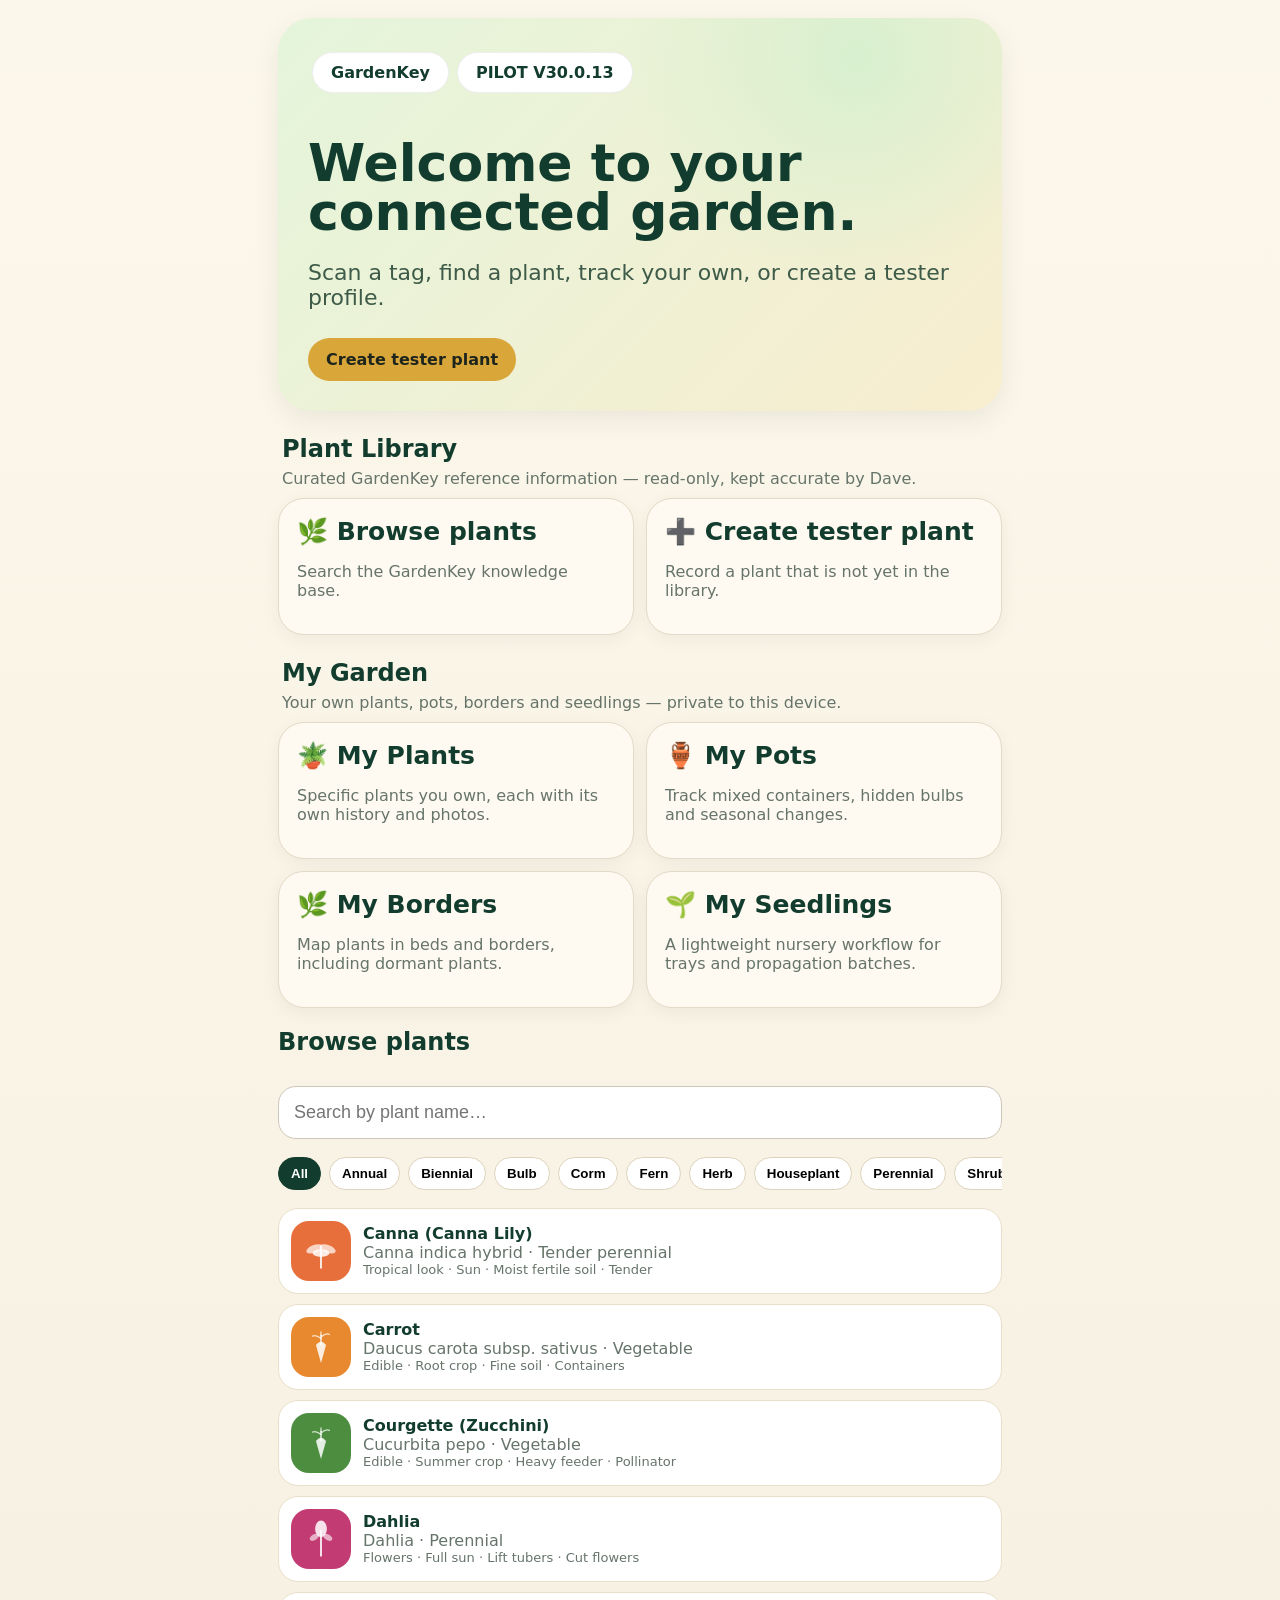
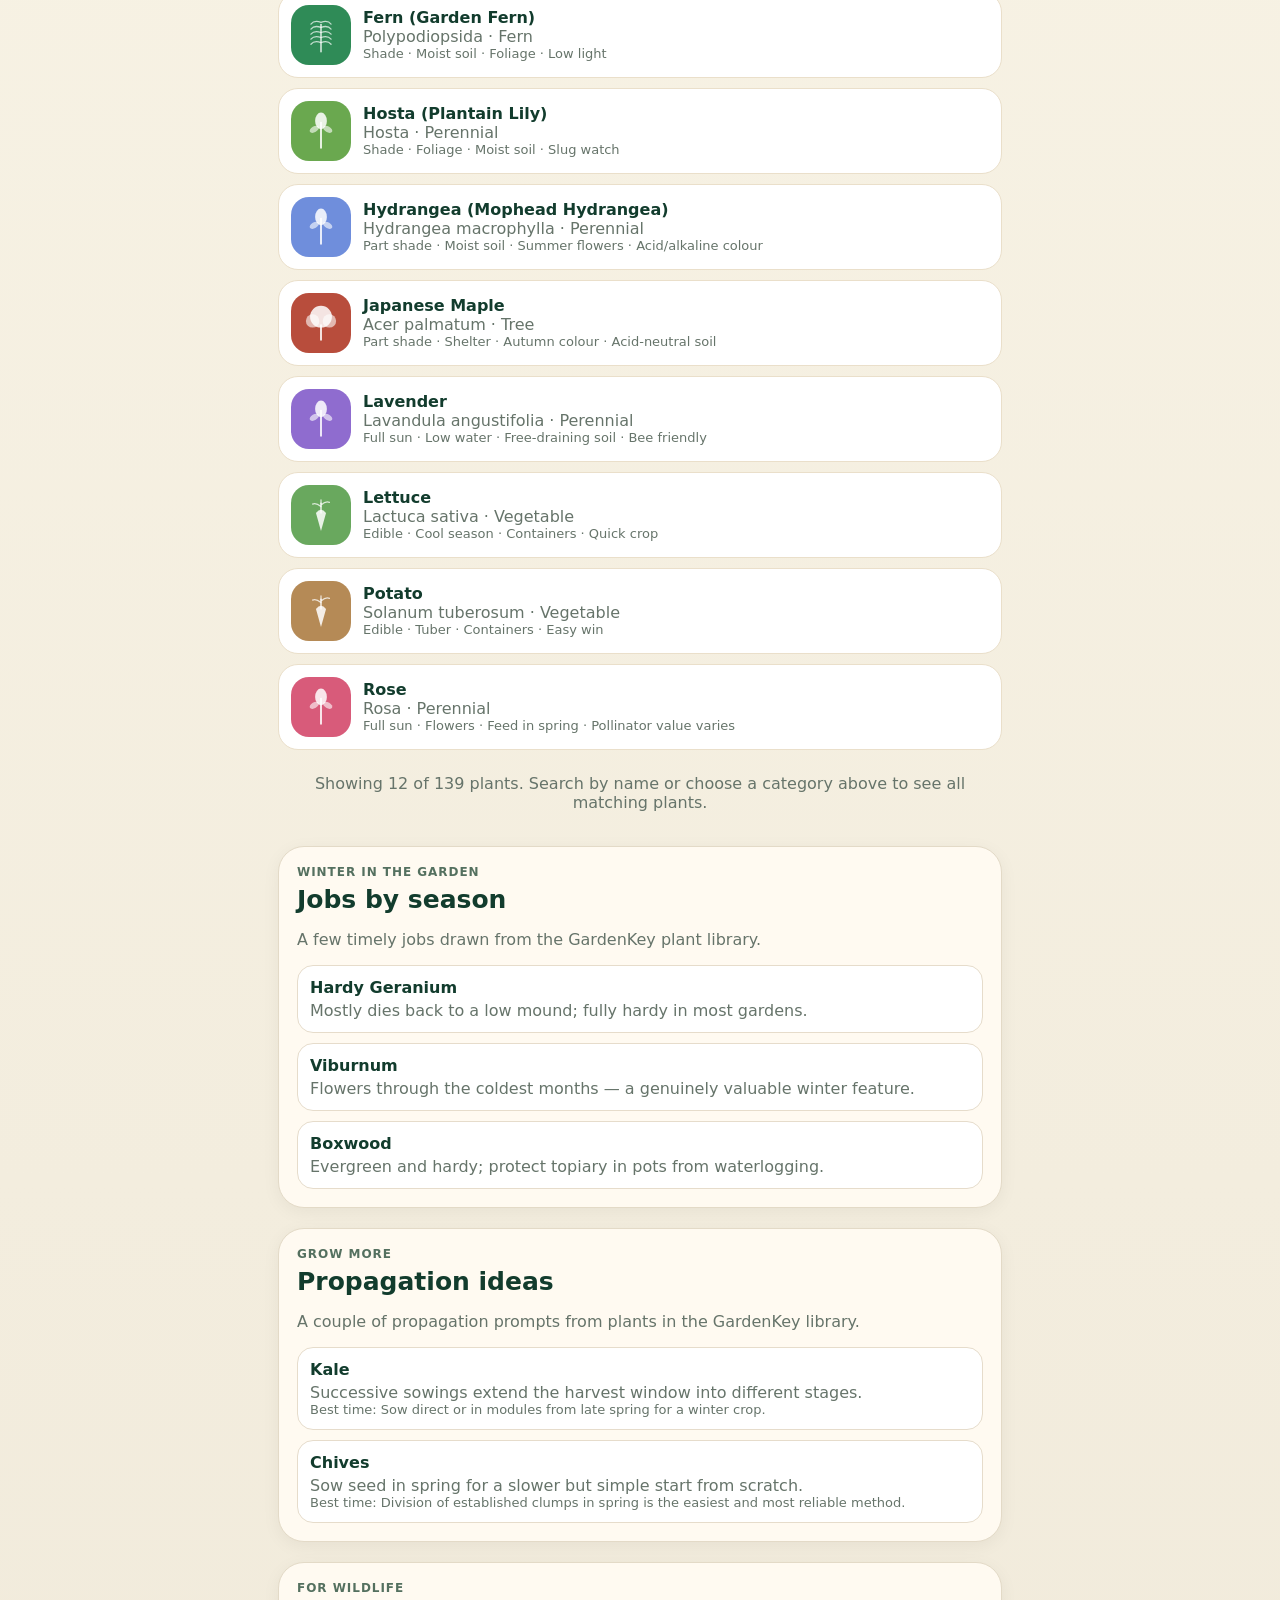
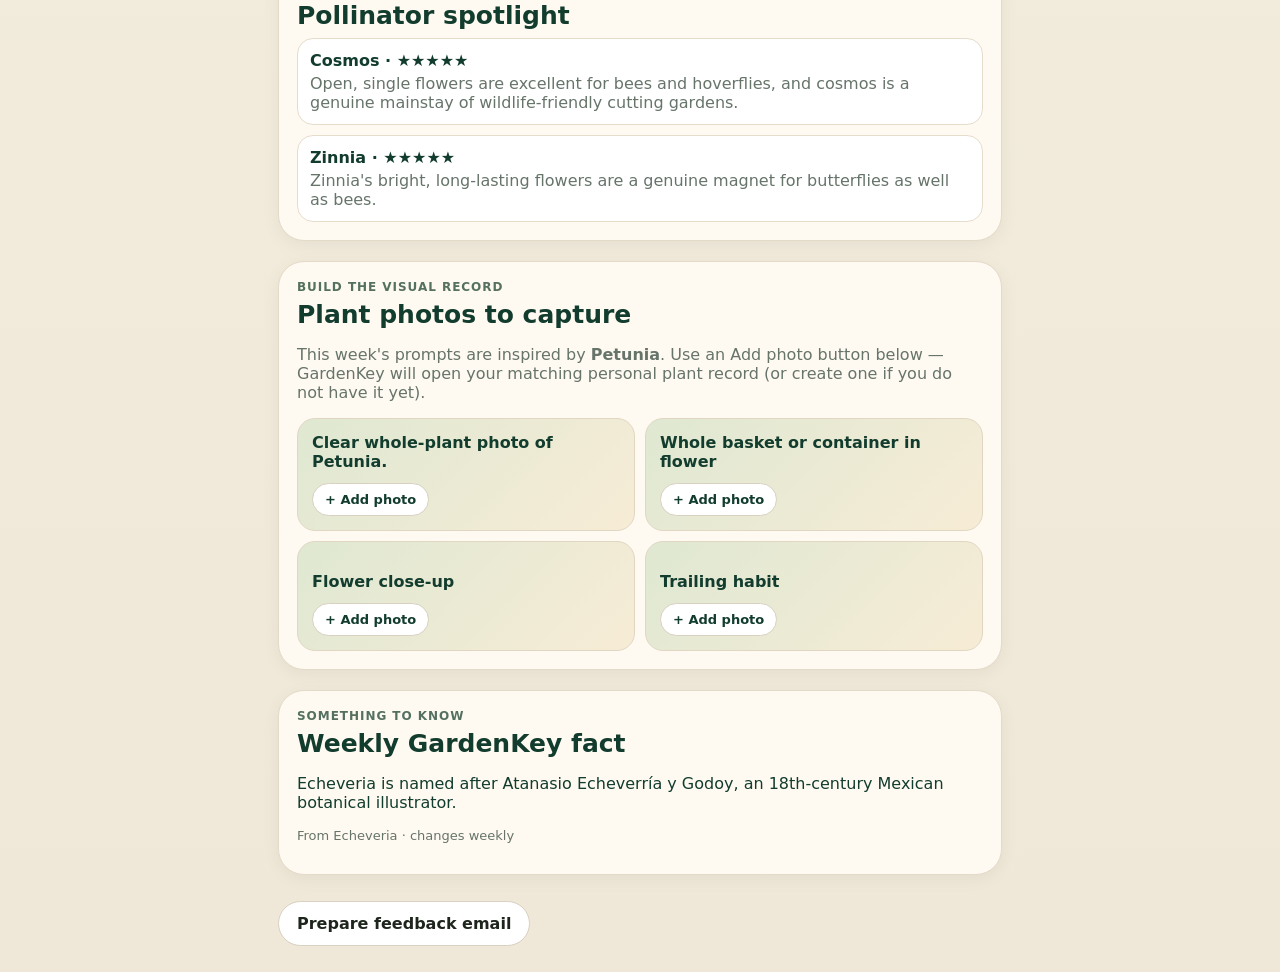
<file: index.html>
<!doctype html><html lang="en"><head><meta charset="utf-8"><meta name="viewport" content="width=device-width,initial-scale=1"><title>GardenKey PILOT</title><style>
:root{--green:#123c2d;--cream:#f7f2e7;--card:#fffaf1;--gold:#d9a63a;--muted:#66746a}*{box-sizing:border-box}a,a:visited,a:active{color:inherit}body{margin:0;font-family:system-ui,-apple-system,Segoe UI,Roboto,Arial,sans-serif;background:linear-gradient(#fbf7ea,#efe8d8);color:var(--green)}.wrap{max-width:760px;margin:auto;padding:18px}.hero{border-radius:34px;padding:30px;background:radial-gradient(circle at 80% 10%,#d8f0cf,transparent 34%),linear-gradient(135deg,#e4f5db,#f8edcf);box-shadow:0 8px 28px #0001;margin-bottom:20px}.pill{display:inline-block;background:white;border:1px solid #0001;border-radius:999px;padding:10px 18px;font-weight:800;margin:4px}.hero h1{font-size:52px;line-height:.95;margin:42px 0 10px}.hero p{font-size:22px;color:#3d5b48}.grid{display:grid;grid-template-columns:repeat(2,minmax(0,1fr));gap:12px}.card{background:var(--card);border:1px solid #e3dac7;border-radius:26px;padding:18px;box-shadow:0 4px 18px #0000000d;text-decoration:none}.card,.card *{text-decoration:none}.card h2{margin:0 0 8px;font-size:25px}.btn{display:inline-block;background:var(--gold);color:#1e251d;border-radius:999px;padding:12px 18px;text-decoration:none;font-weight:800;margin:6px 4px 0 0}.btn.secondary{background:white;border:1px solid #d8d0c0}.search{width:100%;font-size:18px;padding:15px;border-radius:18px;border:1px solid #cfc7b9;margin:10px 0}.filters{display:flex;gap:8px;overflow-x:auto;padding:8px 0}.filter{white-space:nowrap;background:#fff;border:1px solid #ddd2bd;border-radius:999px;padding:8px 12px;font-weight:800;cursor:pointer}.filter.active{background:var(--green);color:#fff;border-color:var(--green)}.plant{display:flex;gap:12px;align-items:center;margin:10px 0;padding:12px;border-radius:20px;background:#fff;border:1px solid #eadfca;text-decoration:none;color:inherit}.plant,.plant *{text-decoration:none}.thumb{width:60px;height:60px;border-radius:18px;background-size:cover;background-position:center;flex:none;display:flex;align-items:center;justify-content:center;overflow:hidden}.thumb svg{width:70%;height:70%;display:block}.plant>div:last-child{flex:1;min-width:0}.plant b{overflow-wrap:break-word;word-break:break-word}.muted{color:var(--muted)}.section{margin:20px 0}.steps{display:grid;gap:10px}.step{background:#fff;border:1px solid #e5dccd;border-radius:18px;padding:14px}.tiny{font-size:13px;color:var(--muted)}.featureList{display:grid;gap:10px}.featureRow{display:block;background:white;border:1px solid #e6dccb;border-radius:16px;padding:12px;text-decoration:none;color:inherit}.featureRow b{display:block;margin-bottom:4px}.photoIdeas{display:grid;grid-template-columns:repeat(2,minmax(0,1fr));gap:10px}.photoIdea{background:linear-gradient(135deg,#dfe8d2,#f7ecd6);border:1px solid #e0d6c2;border-radius:18px;padding:14px;min-height:110px;display:flex;flex-direction:column;justify-content:flex-end;font-weight:800}.photoIdeaText{flex:1;display:flex;align-items:flex-end}.photoAdd{align-self:flex-start;margin-top:12px;background:white;border:1px solid #d8d0c0;border-radius:999px;padding:8px 12px;font:inherit;font-size:13px;font-weight:900;color:var(--green);cursor:pointer}.eyebrow{font-size:12px;text-transform:uppercase;letter-spacing:.08em;font-weight:900;color:#54705f;margin-bottom:6px}.testerBanner{display:none;background:#123c2d;color:white;border-radius:18px;padding:12px 16px;margin:0 0 14px;font-weight:800}.testerBanner span{display:block;font-size:13px;opacity:.85;margin-top:2px}.state{padding:14px;text-align:center;color:var(--muted)}@media(max-width:600px){.hero h1{font-size:42px}.grid{grid-template-columns:1fr}.photoIdeas{grid-template-columns:1fr 1fr}.wrap{padding:14px}}
</style><script src="version.js"></script></head><body><script src="icons.js"></script><div class="wrap">

<div id="testerBanner" class="testerBanner"></div><section class="hero"><span class="pill">GardenKey</span><span class="pill">PILOT <span data-gk-version></span></span><h1>Welcome to your connected garden.</h1><p>Scan a tag, find a plant, track your own, or create a tester profile.</p><a class="btn testerLink" href="create.html">Create tester plant</a></section>

<h2 style="margin:24px 4px 6px">Plant Library</h2>
<p class="muted" style="margin:0 4px 10px">Curated GardenKey reference information — read-only, kept accurate by Dave.</p>
<div class="grid"><a class="card" href="#plants"><h2>🌿 Browse plants</h2><p class="muted">Search the GardenKey knowledge base.</p></a><a class="card testerLink" href="create.html"><h2>➕ Create tester plant</h2><p class="muted">Record a plant that is not yet in the library.</p></a></div>

<h2 style="margin:24px 4px 6px">My Garden</h2>
<p class="muted" style="margin:0 4px 10px">Your own plants, pots, borders and seedlings — private to this device.</p>
<div class="grid"><a class="card" id="myPlantsLink" href="myplants.html"><h2>🪴 My Plants</h2><p class="muted">Specific plants you own, each with its own history and photos.</p></a><a class="card" href="pot.html"><h2>🏺 My Pots</h2><p class="muted">Track mixed containers, hidden bulbs and seasonal changes.</p></a><a class="card" href="border.html"><h2>🌿 My Borders</h2><p class="muted">Map plants in beds and borders, including dormant plants.</p></a><a class="card" href="seedling.html"><h2>🌱 My Seedlings</h2><p class="muted">A lightweight nursery workflow for trays and propagation batches.</p></a></div>

<section id="plants" class="section"><h2>Browse plants</h2><input class="search" id="search" placeholder="Search by plant name…"><div class="filters" id="filters"></div><div id="list"><p class="state">Loading plant library…</p></div></section>

<section class="card section"><div class="eyebrow" id="seasonLabel">Seasonal jobs</div><h2>Jobs by season</h2><p class="muted">A few timely jobs drawn from the GardenKey plant library.</p><div id="seasonalJobs" class="featureList"><p class="state">Loading seasonal jobs…</p></div></section>

<section class="card section"><div class="eyebrow">Grow more</div><h2>Propagation ideas</h2><p class="muted">A couple of propagation prompts from plants in the GardenKey library.</p><div id="propagationIdeas" class="featureList"><p class="state">Loading propagation ideas…</p></div></section>

<section class="card section"><div class="eyebrow">For wildlife</div><h2>Pollinator spotlight</h2><div id="pollinatorSpotlight" class="featureList"><p class="state">Loading pollinator information…</p></div></section>

<section class="card section"><div class="eyebrow">Build the visual record</div><h2>Plant photos to capture</h2><p class="muted" id="photoIntro">Simple prompts from the GardenKey library to help build a useful record over time.</p><div id="photoIdeas" class="photoIdeas"><p class="state">Loading photo ideas…</p></div></section>

<section class="card section"><div class="eyebrow">Something to know</div><h2>Weekly GardenKey fact</h2><p id="weeklyFact">Loading this week's fact…</p><p class="tiny" id="weeklyFactPlant"></p></section>

<section class="section" style="margin-bottom:8px"><a class="btn secondary" id="feedbackLink" href="feedback.html?context=Homepage">Prepare feedback email</a></section>

</div><script>
let plants = {};
let active = 'All';
async function establishTester(){
  const params=new URLSearchParams(location.search);
  const requested=params.get('tester')||localStorage.getItem('gk_tester_id')||'';
  if(!requested) return;
  try{
    const res=await fetch(gkCache('testers.json'),{cache:'no-store'});
    const testers=await res.json();
    const t=testers[requested];
    if(!t) return;
    localStorage.setItem('gk_tester_id',t.testerId);
    localStorage.setItem('gk_tester_name',t.testerName);
    testerBanner.style.display='block';
    testerBanner.innerHTML=`Welcome back, ${t.testerName}<span>Tester ID: ${t.testerId} · This identity will be used automatically on this device.</span>`;
    document.querySelectorAll('.testerLink').forEach(a=>a.href='create.html?tester='+encodeURIComponent(t.testerId));
    myPlantsLink.href='myplants.html?tester='+encodeURIComponent(t.testerId);
    const feedbackLink=document.getElementById('feedbackLink'); if(feedbackLink) feedbackLink.href='feedback.html?context=Homepage&tester='+encodeURIComponent(t.testerId);
    if(params.get('tester')!==t.testerId) history.replaceState(null,'','index.html?tester='+encodeURIComponent(t.testerId)+'&v='+GK_RELEASE.cache);
  }catch(e){ console.warn('Could not establish tester identity',e); }
}


async function loadPlants(){
  try{
    const res = await fetch(gkCache('plants.json'), {cache:'no-store'});
    if(!res.ok) throw new Error('HTTP '+res.status);
    plants = await res.json();
    buildFilters();
    render();
  }catch(err){
    list.innerHTML = '<p class="state">Could not load the plant library (plants.json). If you are opening this file directly from disk, run it through a local server or GitHub Pages instead — fetch() needs http(s), not file://.</p>';
    console.error('GardenKey: failed to load plants.json', err);
  }
}

function buildFilters(){
  const cats = [...new Set(Object.values(plants).map(p => p.category).filter(Boolean))].sort();
  filters.innerHTML = ['All', ...cats].map(c =>
    `<button class="filter${c===active?' active':''}" data-cat="${c}">${c}</button>`
  ).join('');
  filters.querySelectorAll('.filter').forEach(btn=>{
    btn.onclick = () => { active = btn.dataset.cat; buildFilters(); render(); };
  });
}

search.oninput = render;

function render(){
  const q = search.value.toLowerCase();
  const rows = Object.values(plants).filter(p=>{
    const catOk = active==='All' || p.category===active;
    return catOk && ((p.name||'')+' '+(p.commonName||'')+' '+(p.latinName||'')).toLowerCase().includes(q);
  });
  const isBrowsingAll = active === 'All' && !q.trim();
  const visibleRows = isBrowsingAll ? rows.slice(0, 12) : rows;
  const plantHtml = visibleRows.map(p => {
    const thumbStyle = p.heroImage
      ? `background-image:url('${p.heroImage}')`
      : `background:${p.theme||'#8dbb87'}`;
    const art = p.heroImage ? '' : gkIconSvg(p.category);
    return `<a class="plant" href="plant.html?id=${p.id}">
      <div class="thumb" style="${thumbStyle}">${art}</div>
      <div><b>${p.name}${p.commonName?` (${p.commonName})`:''}</b><div class="muted">${p.latinName||''}${p.category?' · '+p.category:''}</div>
      <div class="tiny">${(p.tags||[]).join(' · ')}</div></div>
    </a>`;
  }).join('');
  const browseHint = isBrowsingAll && rows.length > 12
    ? `<p class="state" style="padding-top:8px">Showing 12 of ${rows.length} plants. Search by name or choose a category above to see all matching plants.</p>`
    : '';
  list.innerHTML = plantHtml ? plantHtml + browseHint : '<p class="state">No plants found by that name.</p>';
}


function weekNumber(){
  const now=new Date(); const start=new Date(now.getFullYear(),0,1); return Math.floor((now-start)/604800000);
}
function currentSeason(){
  const m=new Date().getMonth()+1;
  if(m>=3&&m<=5) return 'Spring';
  if(m>=6&&m<=8) return 'Summer';
  if(m>=9&&m<=11) return 'Autumn';
  return 'Winter';
}
function stablePick(rows,count,offset=0){
  if(!rows.length) return [];
  const start=(weekNumber()+offset)%rows.length;
  return Array.from({length:Math.min(count,rows.length)},(_,i)=>rows[(start+i)%rows.length]);
}
function openHomePhoto(plantId, plantName, caption){
  let idx=[];
  try{ idx=JSON.parse(localStorage.getItem('gk_myplant_index')||'[]')||[]; }catch(e){}
  const matches=idx.filter(x=>x&&x.plantLibraryId===plantId);
  const cap=encodeURIComponent(caption||'');
  if(matches.length===1){
    location.href='myplant.html?id='+encodeURIComponent(matches[0].id)+'&caption='+cap+'&v='+GK_RELEASE.cache+'#photos';
    return;
  }
  if(matches.length>1){
    alert('You have more than one '+plantName+' in My Plants. Choose the plant you want, then add the photo from its Photos section.');
    location.href='myplants.html?v='+GK_RELEASE.cache;
    return;
  }
  // No personal record yet: create one linked to the library plant, then take the gardener straight to Photos.
  location.href='myplant.html?new=1&plantLibraryId='+encodeURIComponent(plantId)+'&nickname='+encodeURIComponent(plantName)+'&caption='+cap+'&v='+GK_RELEASE.cache+'#photos';
}
function renderHomeFeatures(){
  const rows=Object.values(plants);
  const season=currentSeason();
  seasonLabel.textContent=season+' in the garden';
  const seasonal=rows.filter(p=>p.seasonalActions&&p.seasonalActions[season]).map(p=>({p,text:p.seasonalActions[season]}));
  seasonalJobs.innerHTML=stablePick(seasonal,3).map(x=>`<a class="featureRow" href="plant.html?id=${x.p.id}"><b>${x.p.name}</b><span class="muted">${x.text}</span></a>`).join('')||'<p class="muted">No seasonal jobs available yet.</p>';
  const prop=rows.filter(p=>p.propagation&&(p.propagation.methods||p.propagation.tips)).map(p=>({p,text:p.propagation.methods||p.propagation.tips,season:p.propagation.season||''}));
  propagationIdeas.innerHTML=stablePick(prop,2,5).map(x=>`<a class="featureRow" href="plant.html?id=${x.p.id}"><b>${x.p.name}</b><span class="muted">${x.text}</span>${x.season?`<div class="tiny">Best time: ${x.season}</div>`:''}</a>`).join('')||'<p class="muted">No propagation prompts available yet.</p>';
  const poll=rows.filter(p=>p.pollinator&&(p.pollinator.value||p.pollinatorFact)).map(p=>({p,text:p.pollinator.value||p.pollinatorFact,score:p.pollinator.score||0}));
  pollinatorSpotlight.innerHTML=stablePick(poll,2,9).map(x=>`<a class="featureRow" href="plant.html?id=${x.p.id}"><b>${x.p.name}${x.score?' · '+'★'.repeat(x.score):''}</b><span class="muted">${x.text}</span></a>`).join('')||'<p class="muted">No pollinator notes available yet.</p>';
  const photoPlants=rows.filter(p=>p.photoPlan&&(p.photoPlan.hero||(p.photoPlan.gallery||[]).length));
  const photoPlant=stablePick(photoPlants,1,13)[0];
  if(photoPlant){
    const prompts=[photoPlant.photoPlan.hero,...(photoPlant.photoPlan.gallery||[])].filter(Boolean).slice(0,4);
    photoIntro.innerHTML=`This week's prompts are inspired by <a href="plant.html?id=${photoPlant.id}"><b>${photoPlant.name}</b></a>. Use an Add photo button below — GardenKey will open your matching personal plant record (or create one if you do not have it yet).`;
    photoIdeas.innerHTML=prompts.map(x=>`<div class="photoIdea"><div class="photoIdeaText">${x}</div><button class="photoAdd" type="button" data-plant-id="${photoPlant.id}" data-plant-name="${String(photoPlant.name||'Plant').replace(/&/g,'&amp;').replace(/"/g,'&quot;').replace(/</g,'&lt;').replace(/>/g,'&gt;')}" data-caption="${String(x).replace(/&/g,'&amp;').replace(/"/g,'&quot;').replace(/</g,'&lt;').replace(/>/g,'&gt;')}">+ Add photo</button></div>`).join('');
    photoIdeas.querySelectorAll('.photoAdd').forEach(btn=>btn.onclick=()=>openHomePhoto(btn.dataset.plantId,btn.dataset.plantName,btn.dataset.caption));
  }else photoIdeas.innerHTML='<p class="muted">No photo prompts available yet.</p>';
  const factRows=rows.flatMap(p=>{ const facts=(p.weeklyFacts&&p.weeklyFacts.length?p.weeklyFacts:(p.weeklyFact?[p.weeklyFact]:[])); return facts.map(text=>({p,text})); });
  const fact=stablePick(factRows,1,17)[0];
  if(fact){ weeklyFact.textContent=fact.text; weeklyFactPlant.innerHTML=`From <a href="plant.html?id=${fact.p.id}">${fact.p.name}</a> · changes weekly`; }
  else { weeklyFact.textContent='Gardens change constantly — GardenKey helps keep the record.'; weeklyFactPlant.textContent=''; }
}
async function loadPlantsWithFeatures(){
  await loadPlants();
  if(Object.keys(plants).length) renderHomeFeatures();
}

establishTester().then(loadPlantsWithFeatures);
</script></body></html>
</file>
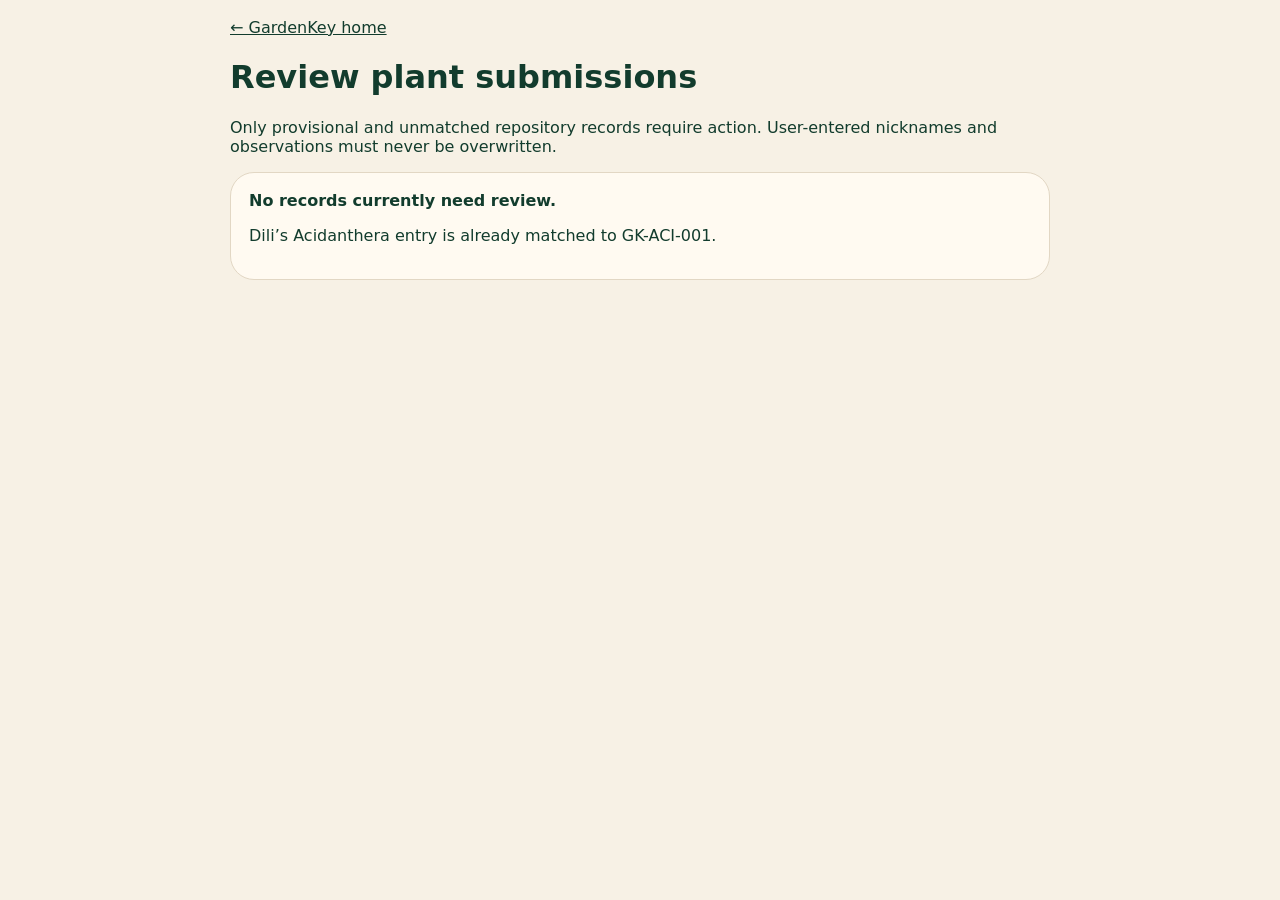
<file: admin-review.html>
<!doctype html><html lang="en"><head><meta charset="utf-8"><meta name="viewport" content="width=device-width,initial-scale=1"><title>GardenKey — Review submissions</title><style>body{font-family:system-ui;margin:0;background:#f7f1e5;color:#123c2d}.wrap{max-width:820px;margin:auto;padding:18px}.card{background:#fffaf1;border:1px solid #e2d7c4;border-radius:24px;padding:18px;margin:14px 0}.badge{display:inline-block;padding:5px 10px;border-radius:99px;background:#eee;font-weight:800}.matched{background:#dcefd8}.provisional{background:#fff0bf}.unmatched{background:#ffd9cf}a{color:inherit}.small{color:#65746a}</style><script src="version.js"></script></head><body><div class="wrap"><a href="index.html">← GardenKey home</a><h1>Review plant submissions</h1><p>Only provisional and unmatched repository records require action. User-entered nicknames and observations must never be overwritten.</p><div id="queue"></div></div><script>Promise.all([fetch(gkCache('user-plants.json'),{cache:'no-store'}).then(r=>r.json()),fetch(gkCache('plants.json'),{cache:'no-store'}).then(r=>r.json())]).then(([users,plants])=>{const rows=Object.values(users).filter(r=>r.matchStatus!=='matched');queue.innerHTML=rows.length?rows.map(r=>`<section class="card"><span class="badge ${r.matchStatus}">${r.matchStatus}</span><h2>${r.nickname||r.id}</h2><div class="small">${r.id}</div><p>Submitted plant: ${r.libraryName||'Not supplied'}</p><p><a href="myplant.html?id=${encodeURIComponent(r.id)}">Open record →</a></p></section>`).join(''):'<section class="card"><b>No records currently need review.</b><p>Dili’s Acidanthera entry is already matched to GK-ACI-001.</p></section>'}).catch(()=>queue.innerHTML='<section class="card">Could not load the repository files.</section>');</script></body></html>
</file>
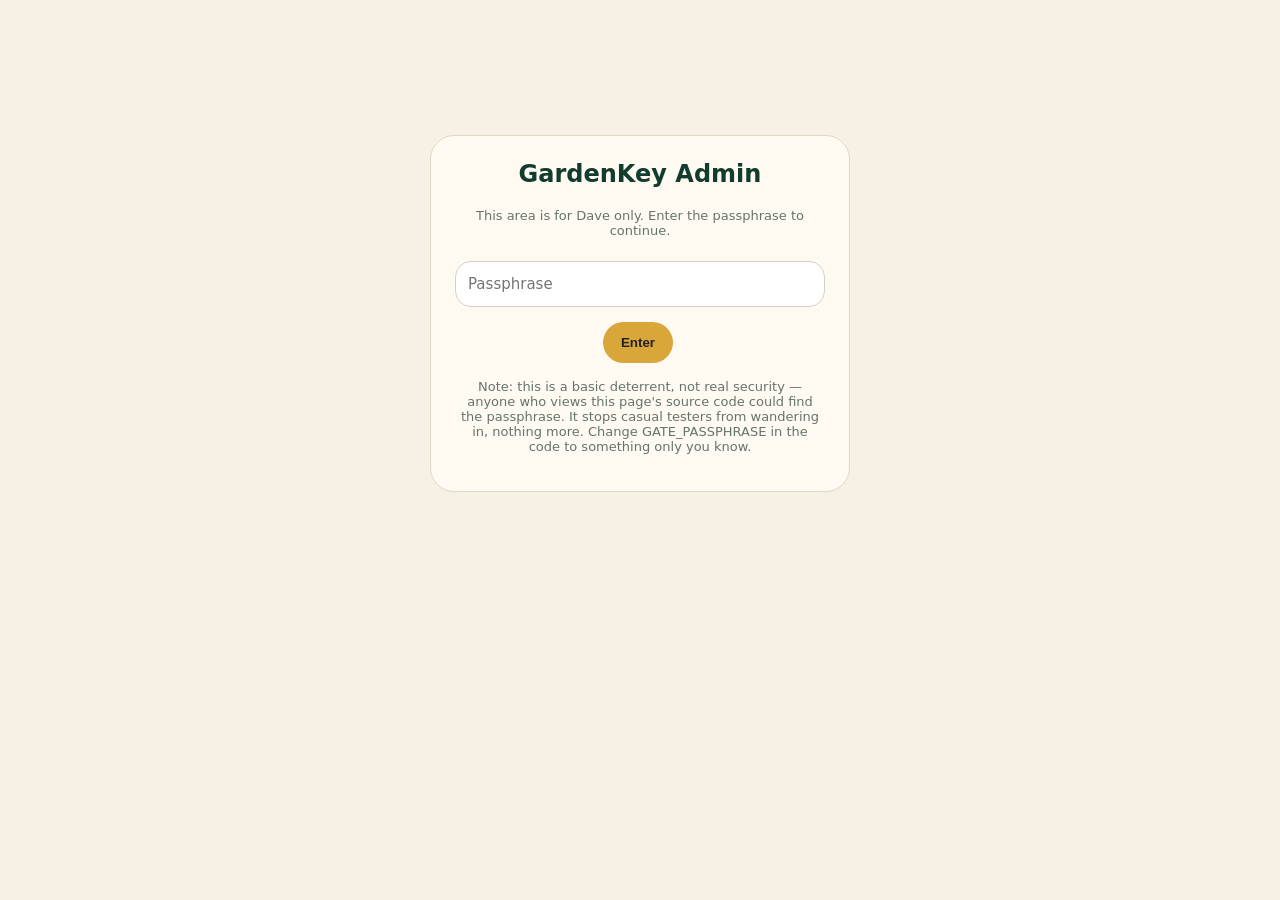
<file: admin.html>
<!doctype html><html lang="en"><head><meta charset="utf-8"><meta name="viewport" content="width=device-width,initial-scale=1"><title>GardenKey Admin</title><style>
*{box-sizing:border-box}a,a:visited,a:active{color:inherit}body{margin:0;font-family:system-ui,-apple-system,Segoe UI,Roboto,Arial,sans-serif;background:#f7f1e5;color:#123c2d}.wrap{max-width:820px;margin:auto;padding:16px}.hero,.card{background:#fffaf1;border:1px solid #e2d7c4;border-radius:28px;padding:20px;margin:14px 0;box-shadow:0 5px 18px #0001}.hero{background:linear-gradient(135deg,#dcefd1,#f7e7be)}h1{font-size:42px;line-height:1;margin:10px 0}h2{margin-top:0}.btn{display:inline-block;background:#d9a63a;color:#222;border:0;border-radius:999px;padding:13px 18px;text-decoration:none;font-weight:900;margin:5px 4px 0 0;cursor:pointer}.btn.secondary{background:white;border:1px solid #d8cfbe}.btn.danger{background:#e2704f;color:white}.field{margin:12px 0;min-width:0}label{display:block;font-weight:900;text-transform:uppercase;letter-spacing:.08em;font-size:13px;margin-bottom:6px}input,textarea,select{width:100%;font:inherit;font-size:15px;padding:12px;border-radius:16px;border:1px solid #d8cfbe;background:white;min-height:46px;-webkit-appearance:none;appearance:none}select{background-image:url("data:image/svg+xml;utf8,<svg xmlns='http://www.w3.org/2000/svg' viewBox='0 0 20 20' fill='%23123c2d'><path d='M5 7l5 6 5-6z'/></svg>");background-repeat:no-repeat;background-position:right 12px center;padding-right:34px}textarea{min-height:70px}.row2{display:grid;grid-template-columns:1fr 1fr;gap:10px}.row4{display:grid;grid-template-columns:repeat(2,1fr);gap:10px}@media(min-width:600px){.row4{grid-template-columns:repeat(4,1fr)}}.small{font-size:13px;color:#65746a}.list a{display:flex;justify-content:space-between;background:white;border:1px solid #e6dccb;border-radius:16px;padding:12px;margin:8px 0;color:inherit;text-decoration:none}pre{background:#12241b;color:#d8f0c9;padding:14px;border-radius:16px;overflow:auto;font-size:12px;max-height:260px}.badge{display:inline-block;background:#e0ead9;border-radius:999px;padding:4px 10px;font-size:12px;font-weight:800;margin-left:8px}.status{font-size:13px;font-weight:800;margin:6px 0}.status.ok{color:#2f7a4f}.status.err{color:#b0432e}.info{background:#eef3e8;border:1px solid #d7e3cc;border-radius:16px;padding:14px;font-size:14px;line-height:1.5;margin:10px 0}.info b{display:block;margin-bottom:2px}.gate{max-width:420px;margin:15vh auto;padding:24px;background:#fffaf1;border:1px solid #e2d7c4;border-radius:24px;text-align:center}
</style><script src="version.js"></script></head><body>
<div id="gateScreen" class="gate">
  <h2>GardenKey Admin</h2>
  <p class="small">This area is for Dave only. Enter the passphrase to continue.</p>
  <input id="gatePass" type="password" placeholder="Passphrase" style="margin:10px 0">
  <button class="btn" onclick="tryGate()">Enter</button>
  <p id="gateError" class="status err"></p>
  <p class="small" style="margin-top:16px">Note: this is a basic deterrent, not real security — anyone who views this page's source code could find the passphrase. It stops casual testers from wandering in, nothing more. Change GATE_PASSPHRASE in the code to something only you know.</p>
</div>
<div class="wrap" id="adminContent" style="display:none">
<a href="index.html">← GardenKey home</a>
<section class="hero"><h1>Admin builder</h1><p>Trusted editor area — loads the live <code>plants.json</code>, lets you add or review an entry in the correct schema, and exports the updated file to commit back to GitHub. Testers should use <a href="create.html">Create tester plant</a> instead; they cannot edit the shared library from here.</p></section>

<section class="card"><h2>1. Load current library</h2><button class="btn" onclick="loadLibrary()">Load plants.json</button><span id="loadStatus" class="status"></span><div class="list" id="list"></div></section>

<section class="card"><h2>2. Add / edit a plant</h2>
<div class="row2"><div class="field"><label>GardenKey ID</label><input id="id" placeholder="e.g. GK-HOS-001"></div><div class="field"><label>Category</label><input id="category" placeholder="e.g. Herbaceous perennial"></div></div>
<div class="row2"><div class="field"><label>Name</label><input id="name" placeholder="e.g. Hosta"></div><div class="field"><label>Latin name</label><input id="latinName" placeholder="e.g. Hosta sieboldiana"></div></div>
<div class="row2"><div class="field"><label>Variety</label><input id="variety" placeholder="e.g. 'Hidcote' (leave blank if not applicable)"></div><div class="field"><label>Theme colour (hex)</label><input id="theme" placeholder="e.g. #78a874"></div></div>
<div class="field"><label>Subtitle</label><input id="subtitle" placeholder="e.g. A shade-loving favourite for damp borders"></div>
<div class="field"><label>Tags (comma separated)</label><input id="tags" placeholder="e.g. Shade, Slug-prone, Foliage"></div>

<h3>Quick care</h3>
<div class="row4"><div class="field"><label>Water</label><input id="cWater" placeholder="e.g. Water when top of soil is dry"></div><div class="field"><label>Light</label><input id="cLight" placeholder="e.g. Full sun to part shade"></div><div class="field"><label>Feeding</label><input id="cFeeding" placeholder="e.g. Light monthly feed in summer"></div><div class="field"><label>Pruning</label><input id="cPruning" placeholder="e.g. Trim after flowering"></div></div>

<div class="row2"><div class="field"><label>Soil</label><input id="soil" placeholder="e.g. Moist, humus-rich, well-drained soil"></div><div class="field"><label>Suggested medium/mix</label><input id="medium" placeholder="e.g. Peat-free compost with added leaf mould"></div></div>
<div class="field"><label>Notes</label><textarea id="notes" placeholder="e.g. Keep sheltered from strong wind while establishing"></textarea></div>

<h3>Seasonal jobs</h3>
<div class="row4"><div class="field"><label>Spring</label><textarea id="sSpring" placeholder="e.g. New growth emerges; feed lightly"></textarea></div><div class="field"><label>Summer</label><textarea id="sSummer" placeholder="e.g. Water in dry spells; deadhead regularly"></textarea></div><div class="field"><label>Autumn</label><textarea id="sAutumn" placeholder="e.g. Cut back once foliage dies down"></textarea></div><div class="field"><label>Winter</label><textarea id="sWinter" placeholder="e.g. Dormant; no care needed"></textarea></div></div>

<h3>Propagation</h3>
<div class="row2"><div class="field"><label>Best time</label><input id="pSeason" placeholder="e.g. Late summer for semi-ripe cuttings"></div><div class="field"><label>Methods</label><input id="pMethods" placeholder="e.g. Semi-ripe cuttings in a gritty mix"></div></div>
<div class="field"><label>Tips</label><input id="pTips" placeholder="e.g. Avoid overly humid sealed conditions"></div>

<h3>Pollinator</h3>
<div class="row2"><div class="field"><label>Score (1–5)</label><input id="polScore" type="number" min="1" max="5" placeholder="e.g. 4"></div><div class="field"><label>Note</label><input id="polValue" placeholder="e.g. Good nectar source for bees and hoverflies"></div></div>

<h3>Photo plan</h3>
<div class="row2"><div class="field"><label>Hero caption</label><input id="photoHero" placeholder="e.g. Full plant in flower"></div><div class="field"><label>Hero image URL (optional)</label><input id="heroImage" placeholder="leave blank to use the colour theme"></div></div>
<div class="field"><label>Gallery captions (comma separated)</label><input id="photoGallery" placeholder="e.g. Flower close-up, Leaf detail, Winter appearance"></div>

<h3>Companions & problems</h3>
<div class="field"><label>Companion plant names (comma separated — matched automatically to other library entries)</label><input id="companions" placeholder="e.g. Fern, Hydrangea"></div>
<div class="field"><label>Problems (one per line, format: Name: fix)</label><textarea id="problems" placeholder="e.g. Slugs: use copper tape or beer traps, not usually fatal"></textarea></div>

<div class="field"><label>Weekly fact</label><textarea id="weeklyFact" placeholder="e.g. A genuinely interesting, plant-specific fact — not a generic filler line"></textarea></div>

<button class="btn" onclick="addToLibrary()">Add / update in loaded library</button>
<button class="btn secondary" onclick="fillFromDraft()">Paste a tester draft JSON to prefill →</button>
<textarea id="draftPaste" placeholder="Paste a create.html draft JSON here, then click the button above" style="display:none;margin-top:8px"></textarea>
</section>

<section class="card"><h2>3. Export updated plants.json</h2>
<div class="info"><b>Download plants.json</b> saves the full library (everything loaded in step 1, plus anything you've added/changed here) as one file on your device. This is a one-time snapshot, not a live save — you then need to upload that file to the GitHub repo yourself to make it live on the actual site. Nothing here saves automatically to GitHub.</div>
<p class="small">Downloads the full library (existing plants + your additions) as <code>plants.json</code>, ready to commit to the repo.</p>
<button class="btn" onclick="exportLibrary()">Download plants.json</button><button class="btn secondary" onclick="previewLibrary()">Preview JSON</button><pre id="preview" style="display:none"></pre></section>

</div><script>
// Basic deterrent only — change this to something only you know.
// Anyone who views this page's source can read it, so don't rely on this
// for anything sensitive; it just keeps casual testers from wandering in.
const GATE_PASSPHRASE = "gardenkey2026";

function tryGate(){
  if(gatePass.value === GATE_PASSPHRASE){
    sessionStorage.setItem('gk_admin_ok', '1');
    gateScreen.style.display = 'none';
    adminContent.style.display = 'block';
  } else {
    gateError.textContent = 'Incorrect passphrase.';
  }
}
gatePass && gatePass.addEventListener('keydown', e => { if(e.key === 'Enter') tryGate(); });
if(sessionStorage.getItem('gk_admin_ok') === '1'){
  gateScreen.style.display = 'none';
  adminContent.style.display = 'block';
}
let library = {};

async function loadLibrary(){
  const status = document.getElementById('loadStatus');
  try{
    const res = await fetch(gkCache('plants.json'), {cache:'no-store'});
    if(!res.ok) throw new Error('HTTP '+res.status);
    library = await res.json();
    status.textContent = `Loaded ${Object.keys(library).length} plants.`;
    status.className = 'status ok';
    renderList();
  }catch(err){
    status.textContent = 'Could not load plants.json — you can still build a new entry from scratch below.';
    status.className = 'status err';
    console.error(err);
  }
}

function renderList(){
  list.innerHTML = Object.values(library).map(p =>
    `<a href="plant.html?id=${p.id}" target="_blank">${p.name} <span class="badge">${p.id}</span></a>`
  ).join('') || '<p class="small">No plants loaded yet.</p>';
}

function splitList(str){ return (str||'').split(',').map(s=>s.trim()).filter(Boolean); }

function buildPayload(){
  const problems = (problemsEl().value||'').split('\n').map(l=>l.trim()).filter(Boolean).map(line=>{
    const idx = line.indexOf(':');
    return idx===-1 ? {name:line, fix:''} : {name:line.slice(0,idx).trim(), fix:line.slice(idx+1).trim()};
  });
  return {
    id: val('id'), name: val('name'), latinName: val('latinName'), variety: val('variety'),
    category: val('category'), theme: val('theme'), subtitle: val('subtitle'),
    tags: splitList(val('tags')),
    quickCare: {Water: val('cWater'), Light: val('cLight'), Feeding: val('cFeeding'), Pruning: val('cPruning')},
    soil: val('soil'), medium: val('medium'), notes: val('notes'),
    seasonalActions: {Spring: val('sSpring'), Summer: val('sSummer'), Autumn: val('sAutumn'), Winter: val('sWinter')},
    propagation: {season: val('pSeason'), methods: val('pMethods'), tips: val('pTips')},
    pollinator: {score: Number(val('polScore'))||undefined, value: val('polValue')},
    photoPlan: {hero: val('photoHero'), gallery: splitList(val('photoGallery'))},
    heroImage: val('heroImage') || undefined,
    companions: splitList(val('companions')),
    problems, weeklyFact: val('weeklyFact')
  };
}
function val(id){ return document.getElementById(id).value; }
function problemsEl(){ return document.getElementById('problems'); }

function addToLibrary(){
  const p = buildPayload();
  if(!p.id || !p.name){ alert('ID and Name are required.'); return; }
  library[p.id] = p;
  renderList();
  previewLibrary();
  alert(`${p.name} added to the loaded library (in-browser only). Export below to save it.`);
}

function previewLibrary(){
  preview.style.display = 'block';
  preview.textContent = JSON.stringify(library, null, 2);
}

function exportLibrary(){
  const blob = new Blob([JSON.stringify(library, null, 2)], {type:'application/json'});
  const a = document.createElement('a');
  a.href = URL.createObjectURL(blob);
  a.download = 'plants.json';
  a.click();
}

function fillFromDraft(){
  draftPaste.style.display = draftPaste.style.display==='none' ? 'block' : 'none';
  if(draftPaste.style.display === 'block' && !draftPaste.dataset.wired){
    draftPaste.dataset.wired = '1';
    draftPaste.addEventListener('change', () => {
      try{
        // Emailed drafts are now human-readable text with the raw JSON appended
        // at the end after a "Raw data for admin.html" marker. Pull that out if
        // present; otherwise assume the whole pasted text is JSON (e.g. from the
        // tester's "Copy draft" button instead of the email).
        let raw = draftPaste.value;
        const marker = raw.indexOf('Raw data for admin.html');
        if(marker !== -1){
          raw = raw.slice(raw.indexOf('{', marker));
        }
        const d = JSON.parse(raw);
        document.getElementById('id').value = (d.id||'').startsWith('GK-DRAFT') ? '' : (d.id||'');
        document.getElementById('name').value = d.name||'';
        document.getElementById('category').value = d.category||'';
        document.getElementById('variety').value = d.variety||'';
        document.getElementById('subtitle').value = d.location ? `Currently in: ${d.location}` : '';
        document.getElementById('cLight').value = d.light || (d.quickCare&&d.quickCare.Light) || '';
        document.getElementById('cWater').value = d.water || (d.quickCare&&d.quickCare.Water) || '';
        document.getElementById('soil').value = d.soil||'';
        document.getElementById('notes').value = d.notes||'';
        if(d.quickCare){document.getElementById('cFeeding').value=d.quickCare.Feeding||'';document.getElementById('cPruning').value=d.quickCare.Pruning||'';}
        alert('Prefilled from draft. Review every field — tester drafts are notes, not finished profiles.');
      }catch(e){ alert('That did not parse as JSON — paste either the whole email (the JSON block at the bottom is enough) or the "Copy draft" text.'); }
    });
  }
}
</script></body></html>
</file>
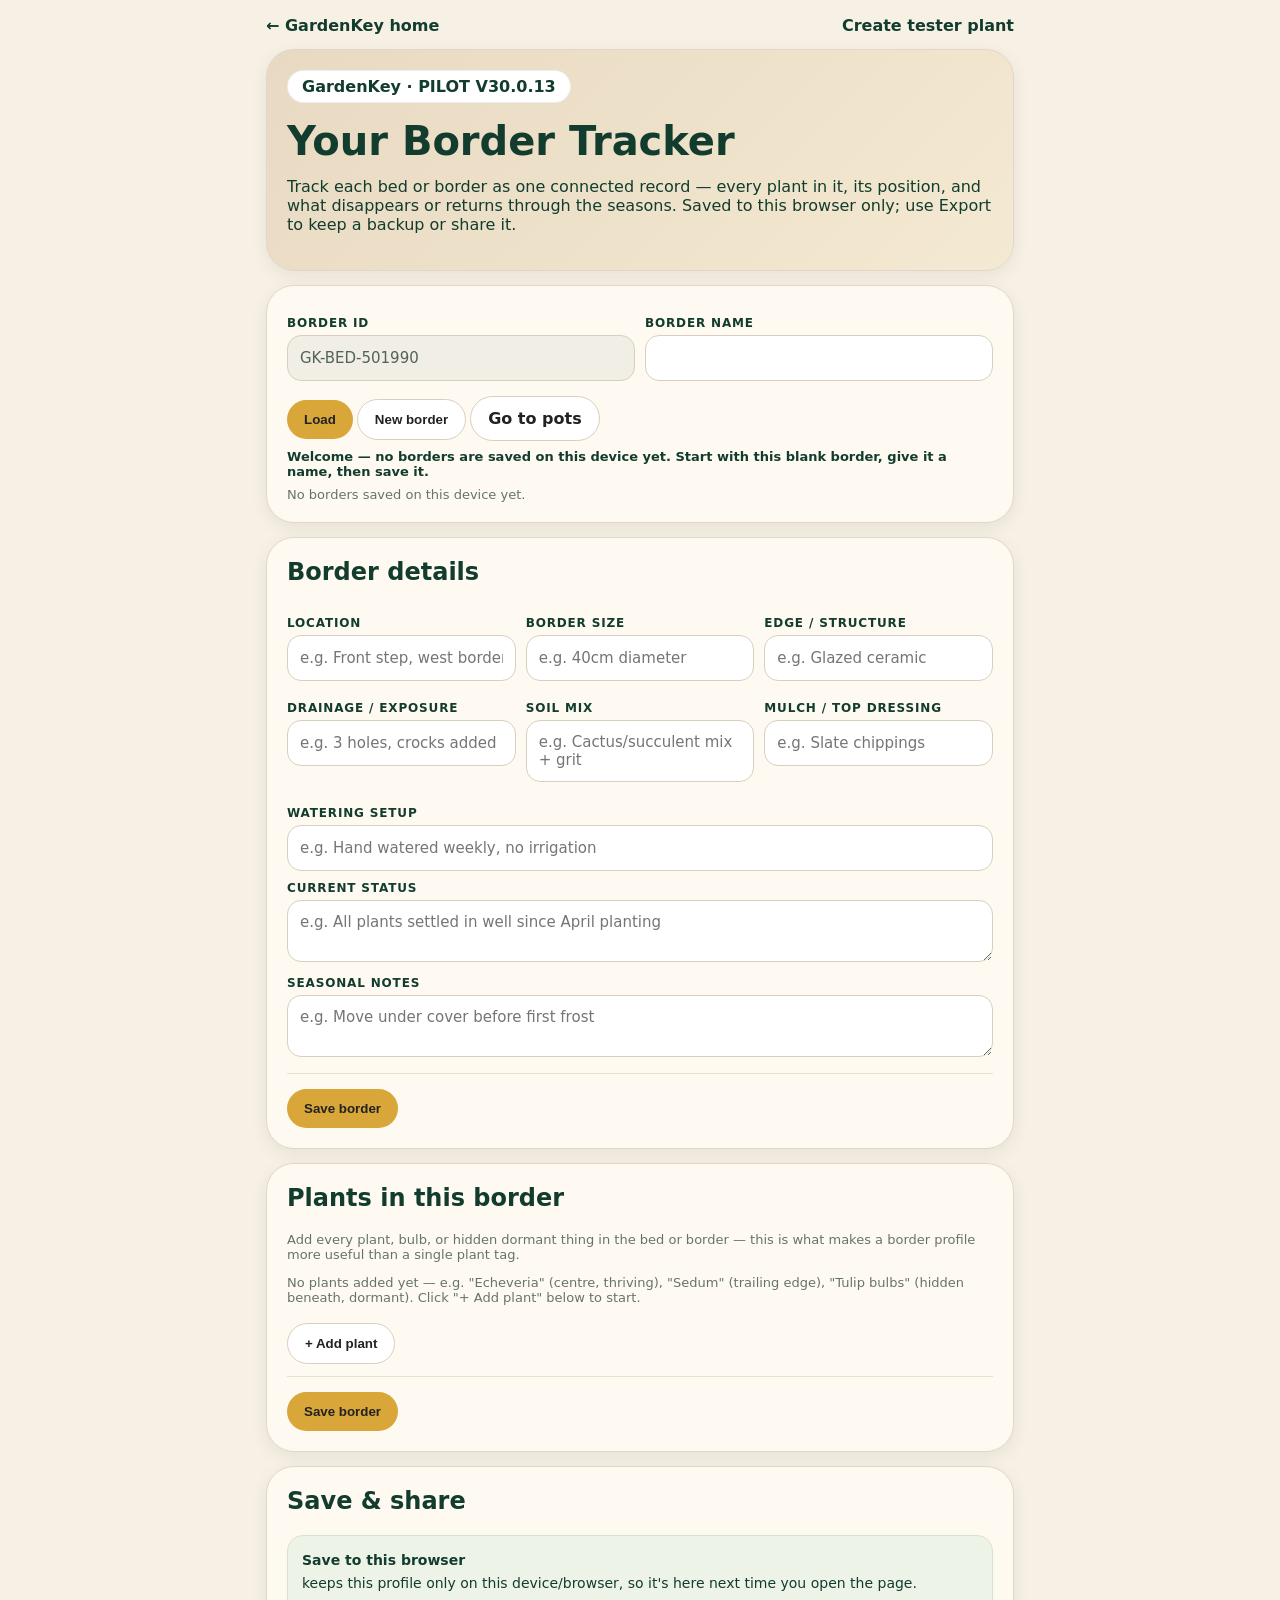
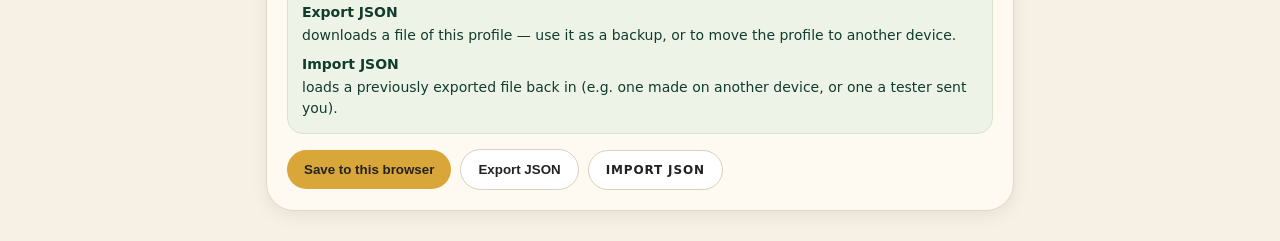
<file: border.html>
<!doctype html><html lang="en"><head><meta charset="utf-8"><meta name="viewport" content="width=device-width,initial-scale=1"><title>GardenKey Border Tracker</title><style>
*{box-sizing:border-box}a,a:visited,a:active{color:inherit}body{margin:0;font-family:system-ui,-apple-system,Segoe UI,Roboto,Arial,sans-serif;background:#f7f1e5;color:#123c2d}.wrap{max-width:780px;margin:auto;padding:16px}.top{display:flex;justify-content:space-between;margin-bottom:10px}.top a{font-weight:900;color:#123c2d;text-decoration:none}.hero,.card{background:#fffaf1;border:1px solid #e2d7c4;border-radius:28px;padding:20px;margin:14px 0;box-shadow:0 5px 18px #0001}.hero{background:linear-gradient(135deg,#e8d9c2,#f4e9d2)}h1{font-size:40px;line-height:1;margin:10px 0}h2{margin-top:0}.row2{display:grid;grid-template-columns:1fr 1fr;gap:10px}.row3{display:grid;grid-template-columns:repeat(2,1fr);gap:10px}@media(min-width:600px){.row3{grid-template-columns:repeat(3,1fr)}}.field{margin:10px 0;min-width:0}label{display:block;font-weight:900;text-transform:uppercase;letter-spacing:.07em;font-size:12px;margin-bottom:5px}input,textarea,select{width:100%;font:inherit;font-size:15px;padding:12px;border-radius:14px;border:1px solid #d8cfbe;background:white;min-height:46px;-webkit-appearance:none;appearance:none}select{background-image:url("data:image/svg+xml;utf8,<svg xmlns='http://www.w3.org/2000/svg' viewBox='0 0 20 20' fill='%23123c2d'><path d='M5 7l5 6 5-6z'/></svg>");background-repeat:no-repeat;background-position:right 12px center;padding-right:34px}input[type=date]{padding-right:8px}textarea{min-height:60px;resize:vertical}.autoGrow{overflow:hidden;resize:none}.readonly{background:#f1eee6;color:#52635a}.sectionSave{margin-top:12px;border-top:1px solid #eadfca;padding-top:10px}.info{background:#eef3e8;border:1px solid #d7e3cc;border-radius:16px;padding:14px;font-size:14px;line-height:1.5;margin:10px 0}.info b{display:block;margin-bottom:2px}.btn{display:inline-block;background:#d9a63a;color:#222;border:0;border-radius:999px;padding:12px 17px;text-decoration:none;font-weight:900;margin:5px 4px 0 0;cursor:pointer}.btn.secondary{background:white;border:1px solid #d8cfbe}.btn.danger{background:#e2704f;color:white;font-size:13px;padding:7px 12px}.plantRow{background:white;border:1px solid #e6dccb;border-radius:18px;padding:12px;margin:10px 0}.plantRow .row3{margin-bottom:4px}.rowFoot{display:flex;align-items:center;justify-content:space-between;gap:10px;margin-top:12px;flex-wrap:wrap}.rowFootInfo{display:flex;align-items:center;gap:8px;min-width:0}.thumb{width:44px;height:44px;border-radius:12px;display:inline-flex;align-items:center;justify-content:center;background:#8dbb87;flex:none}.thumb svg{width:65%;height:65%}.small{font-size:13px;color:#65746a}.status{font-size:13px;font-weight:800;margin:6px 0}.status.ok{color:#2f7a4f}.pillbar{display:flex;gap:8px;flex-wrap:wrap;margin:8px 0}.saved{display:flex;flex-direction:column;gap:6px;margin-top:8px}.saved a{display:block;background:white;border:1px solid #e0d6c2;border-radius:14px;padding:10px 14px;font-size:14px;text-decoration:none;color:inherit}
</style><script src="version.js"></script></head><body><script src="icons.js"></script><div class="wrap">
<div class="top"><a href="index.html">← GardenKey home</a><a href="create.html">Create tester plant</a></div>

<section class="hero"><span class="pill" style="background:white;border:1px solid #0001;font-weight:900;padding:6px 14px;border-radius:999px;display:inline-block;margin-bottom:8px">GardenKey · PILOT <span data-gk-version></span></span><h1>Your Border Tracker</h1><p>Track each bed or border as one connected record — every plant in it, its position, and what disappears or returns through the seasons. Saved to this browser only; use Export to keep a backup or share it.</p></section>

<section class="card">
<div class="row2"><div class="field"><label>Border ID</label><input id="potId" class="readonly" readonly aria-readonly="true" placeholder="e.g. GK-BED-NORTH-001"></div><div class="field"><label>Border name</label><input id="potName"></div></div>
<button class="btn" onclick="loadPot()">Load</button><button class="btn secondary" onclick="newPot('GK-BED-','border')">New border</button><a class="btn secondary" href="pot.html">Go to pots</a>
<div id="loadStatus" class="status" style="display:block;margin-top:8px"></div>
<div class="saved" id="savedList"></div>
</section>

<section class="card">
<h2>Border details</h2>
<div class="row3"><div class="field"><label>Location</label><input id="location" placeholder="e.g. Front step, west border"></div><div class="field"><label>Border size</label><input id="size" placeholder="e.g. 40cm diameter"></div><div class="field"><label>Edge / structure</label><input id="material" placeholder="e.g. Glazed ceramic"></div></div>
<div class="row3"><div class="field"><label>Drainage / exposure</label><input id="drainage" placeholder="e.g. 3 holes, crocks added"></div><div class="field"><label>Soil mix</label><textarea id="soilMix" class="autoGrow" rows="2" oninput="autoGrow(this)" placeholder="e.g. Cactus/succulent mix + grit"></textarea></div><div class="field"><label>Mulch / top dressing</label><input id="topDressing" placeholder="e.g. Slate chippings"></div></div>
<div class="field"><label>Watering setup</label><input id="watering" placeholder="e.g. Hand watered weekly, no irrigation"></div>
<div class="field"><label>Current status</label><textarea id="currentStatus" placeholder="e.g. All plants settled in well since April planting"></textarea></div>
<div class="field"><label>Seasonal notes</label><textarea id="seasonalNotes" placeholder="e.g. Move under cover before first frost"></textarea></div><div class="sectionSave"><button class="btn" onclick="savePot()">Save border</button></div>
</section>

<section class="card">
<h2>Plants in this border</h2>
<p class="small">Add every plant, bulb, or hidden dormant thing in the bed or border — this is what makes a border profile more useful than a single plant tag.</p>
<div id="plantList"></div>
<button class="btn secondary" onclick="addPlantRow()">+ Add plant</button><div class="sectionSave"><button class="btn" onclick="savePot()">Save border</button></div>
</section>

<section class="card">
<h2>Save & share</h2>
<div class="info">
<b>Save to this browser</b> keeps this profile only on this device/browser, so it's here next time you open the page.
<b style="margin-top:8px">Export JSON</b> downloads a file of this profile — use it as a backup, or to move the profile to another device.
<b style="margin-top:8px">Import JSON</b> loads a previously exported file back in (e.g. one made on another device, or one a tester sent you).
</div>
<button class="btn" onclick="savePot()">Save to this browser</button>
<button class="btn secondary" onclick="exportPot()">Export JSON</button>
<label class="btn secondary" style="cursor:pointer">Import JSON<input type="file" id="importFile" accept="application/json" style="display:none" onchange="importPot(event)"></label>
</section>

</div><script>
let libraryByName = {};
let plantRows = [];
let libraryPlants = [];

function normalisePlantText(value){
  return (value || '').toLowerCase()
    .replace(/[’']/g,'')
    .replace(/[^a-z0-9]+/g,' ')
    .replace(/\s+/g,' ')
    .trim();
}
function plantAliases(p){
  return [p.name, p.commonName, ...(p.commonNames||[]), p.latinName, p.variety, p.slug]
    .filter(Boolean).map(normalisePlantText).filter(Boolean);
}
function matchLibraryPlant(value, collection){
  const q = normalisePlantText(value);
  if(q.length < 2) return null;
  const rows = Array.isArray(collection) ? collection : Object.values(collection || {});
  let best = null, bestScore = 0;
  rows.forEach(p => {
    plantAliases(p).forEach(alias => {
      let score = 0;
      if(q === alias) score = 1000 + alias.length;
      else if(q.startsWith(alias + ' ')) score = 800 + alias.length;
      else if(alias.startsWith(q + ' ') && q.length >= 4) score = 650 + q.length;
      else if((' '+q+' ').includes(' '+alias+' ') && alias.length >= 4) score = 500 + alias.length;
      const genus = normalisePlantText((p.latinName||'').split(/\s+/)[0]);
      if(genus && q.startsWith(genus + ' ')) score = Math.max(score, 700 + genus.length);
      if(score > bestScore){ best = p; bestScore = score; }
    });
  });
  return best;
}
function displayPlantName(p){ return p ? p.name + (p.commonName ? ' (' + p.commonName + ')' : '') : ''; }


async function loadLibraryNames(){
  try{
    const res = await fetch(gkCache('plants.json'), {cache:'no-store'});
    const lib = await res.json();
    libraryPlants = Object.values(lib);
    libraryPlants.forEach(p => plantAliases(p).forEach(a => libraryByName[a] = p));
  }catch(e){ /* library optional for this page */ }
}

function val(id){ return document.getElementById(id).value; }
function setVal(id, v){ document.getElementById(id).value = v || ''; }

function potKey(id){ return 'gk_border_' + id; }
function indexKey(){ return 'gk_border_index'; }

function getIndex(){
  try{
    const raw = JSON.parse(localStorage.getItem(indexKey())) || [];
    // Older saved data stored plain ID strings; normalise those into {id, name}.
    return raw.map(e => typeof e === 'string' ? {id: e, name: ''} : e);
  }catch(e){ return []; }
}
function addToIndex(id, name){
  const idx = getIndex();
  const existing = idx.find(e => e.id === id);
  if(existing){ existing.name = name; }
  else{ idx.push({id, name}); }
  localStorage.setItem(indexKey(), JSON.stringify(idx));
  renderSavedList();
}
function renderSavedList(){
  const idx = getIndex();
  savedList.innerHTML = idx.length
    ? '<span class="small">Saved on this device:</span>' + idx.map(e=>`<a href="?id=${e.id}">${e.name || e.id}</a>`).join('')
    : '<span class="small">No borders saved on this device yet.</span>';
}

function addPlantRow(data){
  const row = data || {name:'', plantLibraryId:'', myPlantId:'', position:'', status:'Thriving', notes:''};
  plantRows.push(row);
  renderPlantRows();
  setTimeout(growTextareas,0);
}
function removePlantRow(i){
  plantRows.splice(i,1);
  renderPlantRows();
}
function renderPlantRows(){
  plantList.innerHTML = plantRows.map((r,i) => {
    const match = (r.plantLibraryId && libraryPlants.find(p=>p.id===r.plantLibraryId)) || matchLibraryPlant(r.name, libraryPlants);
    if(match) r.plantLibraryId = match.id;
    const icon = match ? gkIconSvg(match.category) : '';
    const link = match ? `<a href="plant.html?id=${match.id}" class="small">${displayPlantName(match)} · Open care guide →</a>` : '<span class="small">Not matched to library — check spelling or add via admin.html</span>';
    return `<div class="plantRow">
      <div class="row3">
        <div class="field"><label>Plant name</label><input value="${r.name}" oninput="plantRows[${i}].name=this.value" onblur="renderPlantRows()" placeholder="e.g. Echeveria"></div>
        <div class="field"><label>Position in border</label><input value="${r.position}" oninput="plantRows[${i}].position=this.value" placeholder="e.g. Centre, trailing edge"></div>
        <div class="field"><label>Status</label><select onchange="plantRows[${i}].status=this.value">${['Thriving','Settling in','Struggling','Dormant','Removed'].map(s=>`<option ${r.status===s?'selected':''}>${s}</option>`).join('')}</select></div>
      </div>
      <div class="field"><label>Notes</label><textarea oninput="plantRows[${i}].notes=this.value" placeholder="e.g. Planted spring, doing well so far">${r.notes}</textarea></div>
      <div class="rowFoot">
        <div class="rowFootInfo"><div class="thumb" style="background:${match?match.theme:'#8dbb87'}">${icon}</div> ${link}</div>
        <div><button class="btn" onclick="savePot()">Save entry</button><button class="btn danger" onclick="removePlantRow(${i})">Remove</button></div>
      </div>
    </div>`;
  }).join('') || '<p class="small">No plants added yet — e.g. "Echeveria" (centre, thriving), "Sedum" (trailing edge), "Tulip bulbs" (hidden beneath, dormant). Click "+ Add plant" below to start.</p>';
}


function autoGrow(el){ el.style.height='auto'; el.style.height=Math.max(60, el.scrollHeight)+'px'; }
function growTextareas(){ document.querySelectorAll('textarea.autoGrow').forEach(autoGrow); }
function repairPotIndexNames(){
  const idx=getIndex(); let changed=false;
  idx.forEach(e=>{ if(!e.name){ try{ const p=JSON.parse(localStorage.getItem(potKey(e.id))||'null'); if(p&&p.name){e.name=p.name;changed=true;} }catch(err){} } });
  if(changed) localStorage.setItem(indexKey(),JSON.stringify(idx));
}

function collectPot(){
  return {
    id: val('potId'), name: val('potName'), location: val('location'), size: val('size'),
    material: val('material'), drainage: val('drainage'), soilMix: val('soilMix'),
    topDressing: val('topDressing'), watering: val('watering'), currentStatus: val('currentStatus'),
    seasonalNotes: val('seasonalNotes'), plants: plantRows
  };
}
function fillPot(p){
  setVal('potId', p.id); setVal('potName', p.name); setVal('location', p.location); setVal('size', p.size);
  setVal('material', p.material); setVal('drainage', p.drainage); setVal('soilMix', p.soilMix);
  setVal('topDressing', p.topDressing); setVal('watering', p.watering); setVal('currentStatus', p.currentStatus);
  setVal('seasonalNotes', p.seasonalNotes);
  plantRows = p.plants || [];
  renderPlantRows();
}

function loadPot(){
  const id = val('potId').trim();
  if(!id){ alert('Enter a Pot ID first.'); return; }
  try{
    const raw = localStorage.getItem(potKey(id));
    if(raw){
      const loaded = JSON.parse(raw);
      fillPot(loaded);
      loadStatus.textContent = 'Currently loaded below: ' + (loaded.name || loaded.id);
      loadStatus.className = 'status ok';
    } else {
      fillPot({id, name:'', location:'', size:'', material:'', drainage:'', soilMix:'', topDressing:'', watering:'', currentStatus:'', seasonalNotes:'', plants:[]});
      loadStatus.textContent = 'No saved profile for ' + id + ' yet — the fields below show example placeholder text only, nothing is filled in. Start typing your own.';
      loadStatus.className = 'status';
    }
  }catch(e){
    loadStatus.textContent = 'Could not load that profile.';
    loadStatus.className = 'status err';
  }
}

function newPot(prefix, label){
  const suggested = (prefix || 'GK-POT-') + Date.now().toString().slice(-6);
  setVal('potId', suggested);
  fillPot({id:suggested, name:'', location:'', size:'', material:'', drainage:'', soilMix:'', topDressing:'', watering:'', currentStatus:'', seasonalNotes:'', plants:[]});
  loadStatus.textContent = 'Started a new blank ' + (label || 'pot') + ' profile — fill it in and save.';
  loadStatus.className = 'status';
}

function savePot(){
  const p = collectPot();
  if(!p.id){ alert('Pot ID is required before saving.'); return; }
  localStorage.setItem(potKey(p.id), JSON.stringify(p));
  addToIndex(p.id, p.name);
  loadStatus.textContent = 'Currently loaded below: ' + (p.name || p.id) + ' (saved)';
  loadStatus.className = 'status ok';
}

function exportPot(){
  const p = collectPot();
  const blob = new Blob([JSON.stringify(p, null, 2)], {type:'application/json'});
  const a = document.createElement('a');
  a.href = URL.createObjectURL(blob);
  a.download = (p.id || 'border') + '.json';
  a.click();
}

function importPot(evt){
  const file = evt.target.files[0];
  if(!file) return;
  const reader = new FileReader();
  reader.onload = () => {
    try{
      const p = JSON.parse(reader.result);
      fillPot(p);
      loadStatus.textContent = 'Imported ' + (p.id||'profile') + ' — review and click Save to keep it on this device.';
      loadStatus.className = 'status ok';
    }catch(e){ alert('That file did not parse as valid JSON.'); }
  };
  reader.readAsText(file);
}


async function importBorderDraft(draftId){
  try{
    const res=await fetch(gkCache('personal-drafts.json'),{cache:'no-store'});
    if(!res.ok) throw new Error('Draft file unavailable');
    const drafts=await res.json(); const d=drafts[draftId];
    if(!d) throw new Error('Draft not found');
    const id=d.collectionId || d.recordId || ('GK-BED-'+Date.now().toString().slice(-6));
    let existing=null; try{ existing=JSON.parse(localStorage.getItem(potKey(id))||'null'); }catch(e){}
    const profile=existing || {id,name:'',location:'',size:'',material:'',drainage:'',soilMix:'',topDressing:'',watering:'',currentStatus:'',seasonalNotes:'',plants:[]};
    profile.id=id; profile.name=d.nickname || d.libraryName || 'Nursery Bed';
    profile.location=d.location || profile.location || '';
    profile.soilMix=d.soil || profile.soilMix || '';
    profile.watering=d.water || profile.watering || '';
    profile.currentStatus=d.notes || profile.currentStatus || '';
    profile.sourceDraftId=draftId; profile.testerId=d.testerId||''; profile.testerName=d.testerName||'';
    localStorage.setItem(potKey(id),JSON.stringify(profile)); addToIndex(id,profile.name); fillPot(profile);
    loadStatus.textContent='Welcome '+(d.testerName||'')+' — '+profile.name+' is ready and saved on this device.'; loadStatus.className='status ok';
    history.replaceState(null,'','border.html?id='+encodeURIComponent(id)+'&v='+GK_RELEASE.cache);
  }catch(e){ loadStatus.textContent='Could not import nursery-bed draft. '+e.message; loadStatus.className='status err'; }
}

// init — open a clean unsaved border unless an explicit saved ID is requested.
const params = new URLSearchParams(location.search);
const qid = params.get('id') || '';
repairPotIndexNames();
loadLibraryNames().then(() => {
  if(params.get('draft')){
    importBorderDraft(params.get('draft'));
  } else if(qid){
    setVal('potId', qid);
    loadPot();
  } else {
    newPot('GK-BED-','border');
    loadStatus.textContent = getIndex().length
      ? 'Started a new blank border. Your previously saved borders remain listed above on this device.'
      : 'Welcome — no borders are saved on this device yet. Start with this blank border, give it a name, then save it.';
  }
});
renderSavedList();
</script></body></html>
</file>
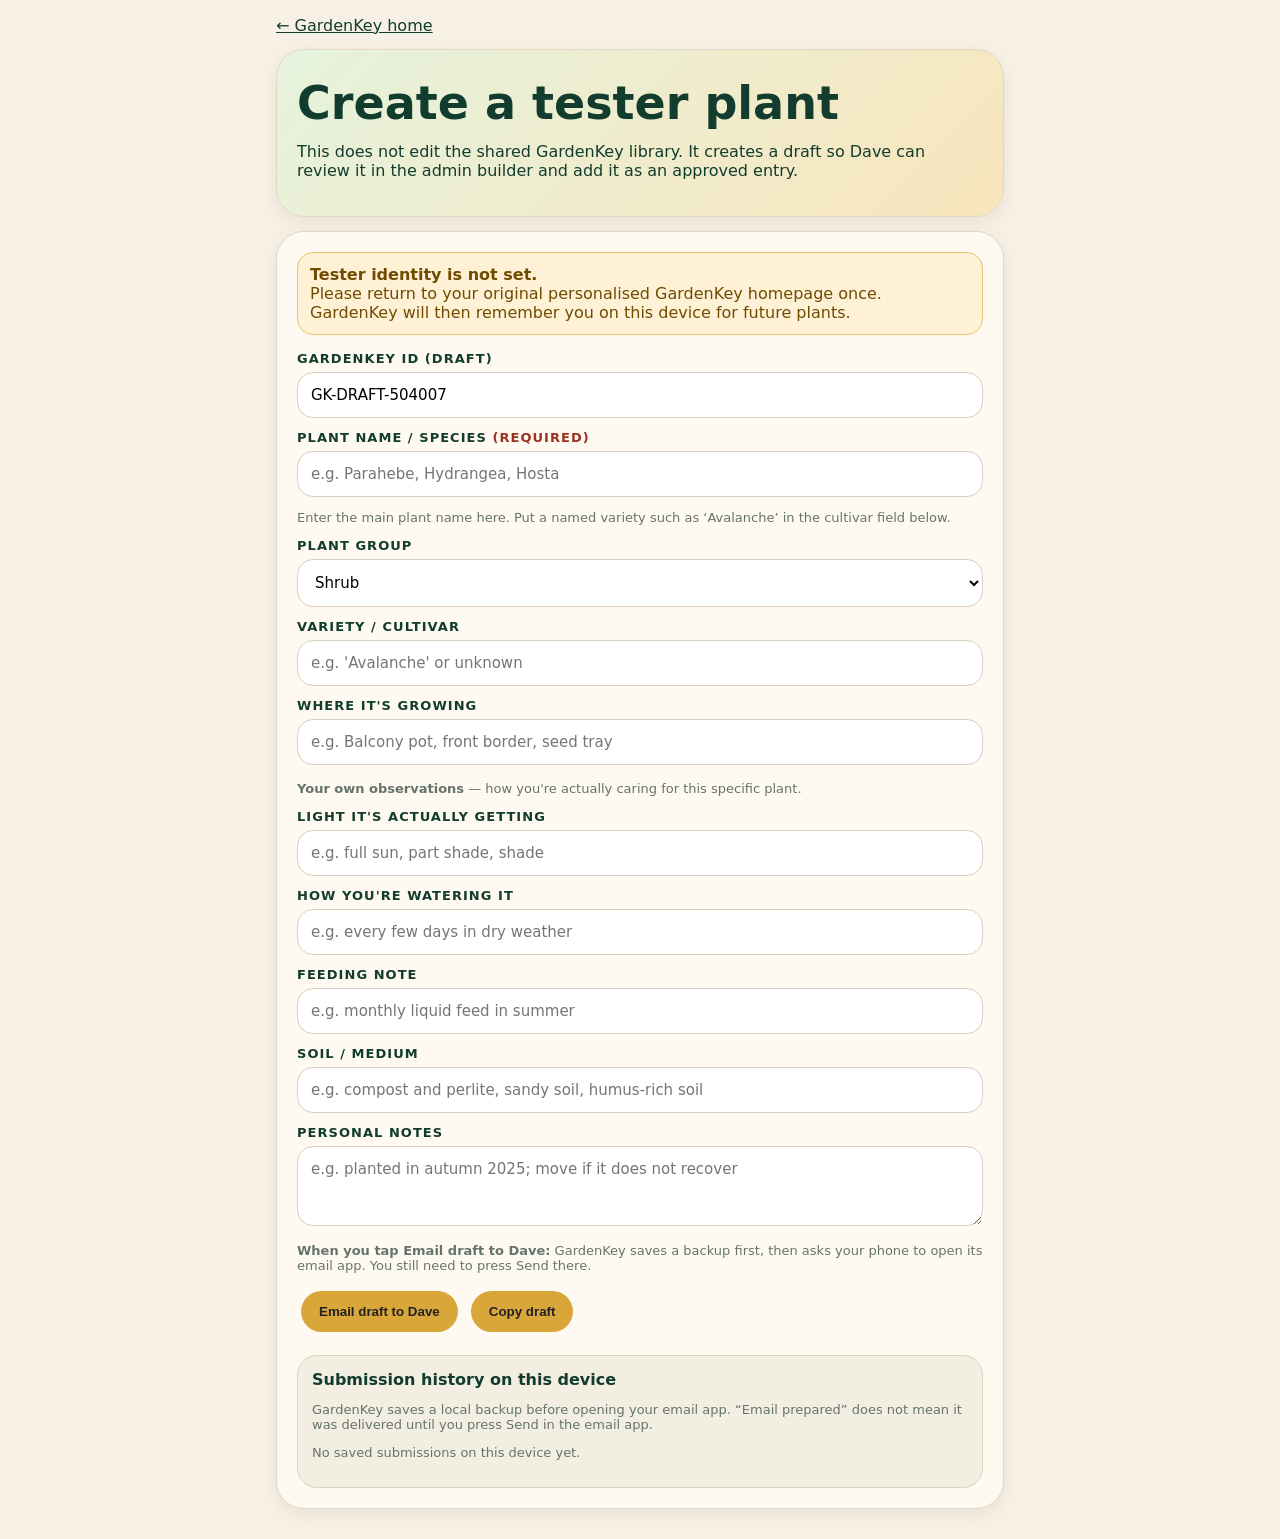
<file: create.html>
<!doctype html><html lang="en"><head><meta charset="utf-8"><meta name="viewport" content="width=device-width,initial-scale=1"><title>Create GardenKey Tester Plant</title><style>*{box-sizing:border-box}a,a:visited,a:active{color:inherit}body{margin:0;font-family:system-ui,-apple-system,Segoe UI,Roboto,Arial,sans-serif;background:#f7f1e5;color:#123c2d}.wrap{max-width:760px;margin:auto;padding:16px}.hero,.card{background:#fffaf1;border:1px solid #e2d7c4;border-radius:28px;padding:20px;margin:14px 0;box-shadow:0 5px 18px #0001}.hero{background:linear-gradient(135deg,#e6f3dd,#f8e5bc)}h1{font-size:46px;line-height:1;margin:10px 0}.field{margin:12px 0;min-width:0}label{display:block;font-weight:900;text-transform:uppercase;letter-spacing:.08em;font-size:13px;margin-bottom:6px}input,textarea,select{width:100%;font:inherit;font-size:15px;padding:13px;border-radius:16px;border:1px solid #d8cfbe;background:white;min-height:46px}textarea{min-height:80px}.btn{display:inline-block;background:#d9a63a;color:#222;border:0;border-radius:999px;padding:13px 18px;text-decoration:none;font-weight:900;margin:5px 4px;cursor:pointer}.small{font-size:13px;color:#65746a}.suggested{background:#eef3e8;border:1px solid #d7e3cc;border-radius:18px;padding:14px;margin:6px 0 14px}.suggested b{display:block;margin-bottom:6px}.suggested .row{margin:3px 0;font-size:14px}.testerBox{background:#123c2d;color:white;border-radius:18px;padding:14px;margin:0 0 18px}.testerBox b{display:block;font-size:18px}.testerBox span{font-size:13px;opacity:.86}.testerWarn{background:#fff1d6;color:#704b00;border:1px solid #e7c36e;border-radius:16px;padding:12px;margin-bottom:16px}.required{color:#9a321f}.submissionBox{background:#f3eee2;border:1px solid #ddd0b8;border-radius:20px;padding:14px;margin-top:18px}.submissionItem{background:white;border:1px solid #e4dac8;border-radius:16px;padding:12px;margin:9px 0}.submissionItem b{display:block}.submissionActions{display:flex;gap:6px;flex-wrap:wrap;margin-top:8px}.mini{border:1px solid #d8cfbe;background:white;border-radius:999px;padding:8px 11px;font-weight:800;cursor:pointer}.sent{color:#2f7a4f;font-weight:900}.pending{color:#8a6411;font-weight:900}.notice{background:#fff1d6;border:1px solid #e7c36e;border-radius:16px;padding:12px;margin:12px 0;line-height:1.45}</style><script src="version.js"></script></head><body><div class="wrap"><a href="index.html">← GardenKey home</a><section class="hero"><h1>Create a tester plant</h1><p>This does not edit the shared GardenKey library. It creates a draft so Dave can review it in the admin builder and add it as an approved entry.</p></section><section class="card">
<div id="testerIdentity" class="testerWarn">Checking tester identity…</div>
<div class="field"><label>GardenKey ID (draft)</label><input id="id" readonly></div>
<div class="field"><label>Plant name / species <span class="required">(required)</span></label><input id="name" required placeholder="e.g. Parahebe, Hydrangea, Hosta" oninput="lookupPlant()"><p class="small">Enter the main plant name here. Put a named variety such as ‘Avalanche’ in the cultivar field below.</p></div>
<div id="suggestedCare"></div>
<div class="field"><label>Plant group</label><select id="cat"><option>Annual</option><option>Biennial</option><option>Bulb</option><option>Corm</option><option>Fern</option><option>Herb</option><option>Herbaceous perennial</option><option>Houseplant</option><option>Perennial</option><option selected>Shrub</option><option>Succulent</option><option>Tree</option><option>Tuber</option><option>Vegetable</option></select></div>
<div class="field"><label>Variety / cultivar</label><input id="variety" placeholder="e.g. 'Avalanche' or unknown"></div>
<div class="field"><label>Where it's growing</label><input id="location" placeholder="e.g. Balcony pot, front border, seed tray"></div>
<p class="small" style="margin-top:16px"><b>Your own observations</b> — how you're actually caring for this specific plant.</p>
<div class="field"><label>Light it's actually getting</label><input id="light" placeholder="e.g. full sun, part shade, shade"></div>
<div class="field"><label>How you're watering it</label><input id="water" placeholder="e.g. every few days in dry weather"></div>
<div class="field"><label>Feeding note</label><input id="feeding" placeholder="e.g. monthly liquid feed in summer"></div>
<div class="field"><label>Soil / medium</label><input id="soil" placeholder="e.g. compost and perlite, sandy soil, humus-rich soil"></div>
<div class="field"><label>Personal notes</label><textarea id="notes" placeholder="e.g. planted in autumn 2025; move if it does not recover"></textarea></div>
<p class="small"><b>When you tap Email draft to Dave:</b> GardenKey saves a backup first, then asks your phone to open its email app. You still need to press Send there.</p><button class="btn" onclick="sendDraft()">Email draft to Dave</button>
<button class="btn" onclick="copyDraft()">Copy draft</button><div id="emailNotice" class="notice" style="display:none"></div><div class="submissionBox"><b>Submission history on this device</b><p class="small">GardenKey saves a local backup before opening your email app. “Email prepared” does not mean it was delivered until you press Send in the email app.</p><div id="submissionHistory"></div></div>
</section></div><script>
const $=id=>document.getElementById(id);
function el(id){return $(id)}
function makeId(){return 'GK-DRAFT-'+Date.now().toString().slice(-6)}
el('id').value=makeId();
let library={};
let currentTester={testerId:'',testerName:''};
const SUB_KEY='gk_tester_submissions';
function getSubs(){try{return JSON.parse(localStorage.getItem(SUB_KEY))||[]}catch(e){return[]}}
function saveSubs(rows){localStorage.setItem(SUB_KEY,JSON.stringify(rows));renderSubs()}
function submissionRecord(status='saved'){const p=payload();return{...p,status,updatedAt:new Date().toISOString()}}
function upsertSubmission(status){const rows=getSubs();const rec=submissionRecord(status);const i=rows.findIndex(x=>x.id===rec.id);if(i>=0)rows[i]=rec;else rows.unshift(rec);saveSubs(rows.slice(0,20));return rec}
async function loadTester(){
 const params=new URLSearchParams(location.search);
 const code=params.get('tester')||localStorage.getItem('gk_tester_id')||'';
 try{
  const res=await fetch(gkCache('testers.json'),{cache:'no-store'});if(!res.ok)throw new Error();
  const testers=await res.json();
  if(code&&testers[code]){
   currentTester=testers[code];
   localStorage.setItem('gk_tester_id',currentTester.testerId);localStorage.setItem('gk_tester_name',currentTester.testerName);
   el('testerIdentity').className='testerBox';el('testerIdentity').innerHTML=`<b>Submitting as ${currentTester.testerName}</b><span>Tester ID: ${currentTester.testerId} · Saved on this device for future plants.</span>`;
   history.replaceState(null,'','create.html?tester='+encodeURIComponent(currentTester.testerId)+'&v='+GK_RELEASE.cache);return;
  }
 }catch(e){}
 el('testerIdentity').className='testerWarn';el('testerIdentity').innerHTML='<b>Tester identity is not set.</b><br>Please return to your original personalised GardenKey homepage once. GardenKey will then remember you on this device for future plants.';
}
loadTester();renderSubs();
function norm(v){return(v||'').toLowerCase().replace(/[’']/g,'').replace(/[^a-z0-9]+/g,' ').trim()}
function aliases(p){return[p.name,p.commonName,...(p.commonNames||[]),p.latinName,p.slug,...(p.aliases||[])].filter(Boolean).map(norm)}
function findPlant(q){const n=norm(q);return Object.values(library).find(p=>aliases(p).some(a=>n===a||n.startsWith(a+' ')||a.startsWith(n+' ')))||null}
fetch(gkCache('plants.json'),{cache:'no-store'}).then(r=>r.json()).then(d=>{library=d}).catch(()=>{});
function lookupPlant(){const q=el('name').value.trim();const match=q.length>1?findPlant(q):null;if(!match){el('suggestedCare').innerHTML='';return;}const c=match.quickCare||{};el('suggestedCare').innerHTML=`<div class="suggested"><b>Recommended care for ${match.name} (from the GardenKey library)</b><div class="row">💧 Water: ${c.Water||'—'}</div><div class="row">☀️ Light: ${c.Light||'—'}</div><div class="row">🌱 Feeding: ${c.Feeding||'—'}</div><div class="row">✂️ Pruning: ${c.Pruning||'—'}</div></div>`;}
function validate(){if(!currentTester.testerId){el('testerIdentity').scrollIntoView({behavior:'smooth'});alert('GardenKey does not know which tester is using this device yet. Please reopen your original personalised homepage once.');return false;}if(!el('name').value.trim()){el('name').focus();alert('Please enter the plant name or species.');return false;}return true;}
function payload(){return{id:el('id').value,testerId:currentTester.testerId,testerName:currentTester.testerName,name:el('name').value.trim(),category:el('cat').value,variety:el('variety').value.trim(),location:el('location').value.trim(),soil:el('soil').value.trim(),notes:el('notes').value.trim(),quickCare:{Water:el('water').value.trim(),Light:el('light').value.trim(),Feeding:el('feeding').value.trim()}}}
function text(){return JSON.stringify(payload(),null,2)}
function readable(){const p=payload();const line=(label,val)=>val?`${label}: ${val}\n`:'';return `New GardenKey tester plant draft\nDraft ID: ${p.id}\nTester: ${p.testerName}\nTester ID: ${p.testerId}\n\n${line('Plant',p.name)}${line('Plant group',p.category)}${line('Variety / cultivar',p.variety)}${line("Where it's growing",p.location)}\nTester's own observations:\n${line("  Light it's getting",p.quickCare.Light)}${line('  Watering',p.quickCare.Water)}${line('  Feeding',p.quickCare.Feeding)}${line('  Soil / medium',p.soil)}${line('  Personal notes',p.notes)}\n---\nRaw data for admin.html (paste into "prefill from draft"):\n${text()}`;}
function mailHref(rec){return'mailto:davewalsh45pro@gmail.com?subject='+encodeURIComponent('GardenKey tester plant - '+rec.testerName+' - '+rec.name)+'&body='+encodeURIComponent(formatStored(rec))}
function sendDraft(){
 if(!validate())return;
 const rec=upsertSubmission('email-prepared');
 const href=mailHref(rec);
 const box=el('emailNotice');
 box.style.display='block';
 box.innerHTML='<b>Your plant is backed up on this device.</b><br>Opening your email app now. You must still press <b>Send</b>. If your email app does not open, use <b>Open email again</b> below or <b>Copy details</b> in Submission history.';
 // Keep the mailto navigation inside the original tap event. Mobile browsers may block it if delayed.
 window.location.href=href;
}
async function copyDraft(){if(!validate())return;const rec=upsertSubmission('copied');try{await navigator.clipboard.writeText(formatStored(rec));el('emailNotice').style.display='block';el('emailNotice').innerHTML='<b>Plant details copied and backed up.</b><br>Paste them into an email or message to Dave.';}catch(e){el('emailNotice').style.display='block';el('emailNotice').innerHTML='<b>The plant is backed up, but your browser blocked copying.</b><br>Use Reopen email in Submission history instead.';}}
function markSent(draftId){const rows=getSubs();const r=rows.find(x=>x.id===draftId);if(r){r.status='sent-by-tester';r.updatedAt=new Date().toISOString();saveSubs(rows)}}
function reopen(draftId){const r=getSubs().find(x=>x.id===draftId);if(!r)return;location.href='mailto:davewalsh45pro@gmail.com?subject='+encodeURIComponent('GardenKey tester plant - '+r.testerName+' - '+r.name)+'&body='+encodeURIComponent(formatStored(r))}
function formatStored(p){const qc=p.quickCare||{};return `New GardenKey tester plant draft\nDraft ID: ${p.id}\nTester: ${p.testerName}\nTester ID: ${p.testerId}\n\nPlant: ${p.name}\nPlant group: ${p.category||''}\nVariety / cultivar: ${p.variety||''}\nWhere it's growing: ${p.location||''}\n\nTester's own observations:\n  Light it's getting: ${qc.Light||''}\n  Watering: ${qc.Water||''}\n  Feeding: ${qc.Feeding||''}\n  Soil / medium: ${p.soil||''}\n  Personal notes: ${p.notes||''}\n\n---\nRaw data for admin.html:\n${JSON.stringify({id:p.id,testerId:p.testerId,testerName:p.testerName,name:p.name,category:p.category,variety:p.variety,location:p.location,soil:p.soil,notes:p.notes,quickCare:p.quickCare},null,2)}`}
async function copyStored(draftId){const r=getSubs().find(x=>x.id===draftId);if(r){await navigator.clipboard.writeText(formatStored(r));alert('Saved plant details copied.')}}
function renderSubs(){const rows=getSubs().filter(r=>!currentTester.testerId||r.testerId===currentTester.testerId);el('submissionHistory').innerHTML=rows.length?rows.map(r=>`<div class="submissionItem"><b>${r.name||'Unnamed plant'} ${r.variety||''}</b><span class="${r.status==='sent-by-tester'?'sent':'pending'}">${r.status==='sent-by-tester'?'Marked sent':'Email not confirmed sent'}</span><div class="small">${new Date(r.updatedAt).toLocaleString()} · ${r.id}</div><div class="submissionActions"><button class="mini" onclick="reopen('${r.id}')">Reopen email</button><button class="mini" onclick="copyStored('${r.id}')">Copy details</button><button class="mini" onclick="markSent('${r.id}')">I pressed Send</button></div></div>`).join(''):'<p class="small">No saved submissions on this device yet.</p>'}
</script></body></html>
</file>
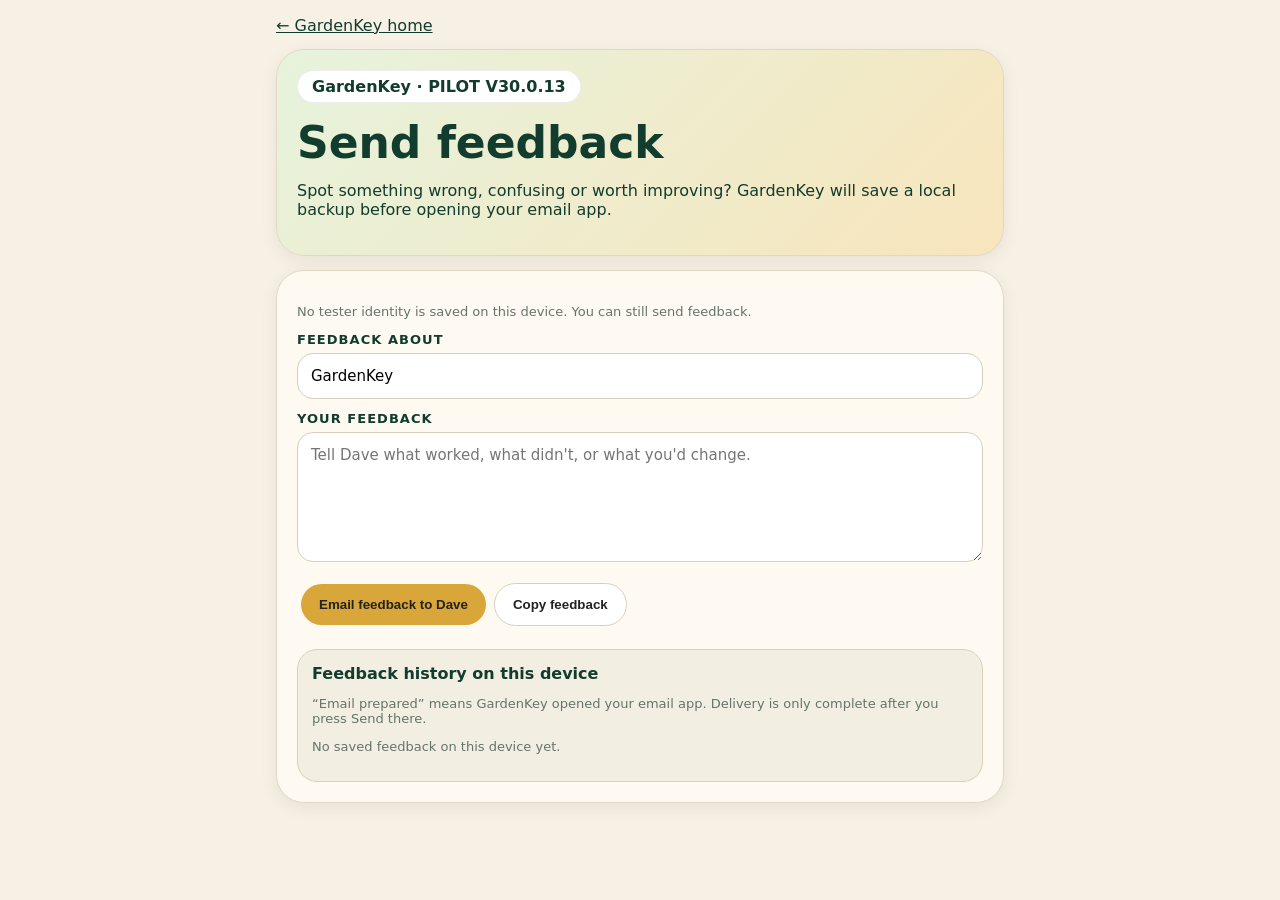
<file: feedback.html>
<!doctype html><html lang="en"><head><meta charset="utf-8"><meta name="viewport" content="width=device-width,initial-scale=1"><title>GardenKey Feedback</title>
<style>*{box-sizing:border-box}a,a:visited,a:active{color:inherit}body{margin:0;font-family:system-ui,-apple-system,Segoe UI,Roboto,Arial,sans-serif;background:#f7f1e5;color:#123c2d}.wrap{max-width:760px;margin:auto;padding:16px}.hero,.card{background:#fffaf1;border:1px solid #e2d7c4;border-radius:28px;padding:20px;margin:14px 0;box-shadow:0 5px 18px #0001}.hero{background:linear-gradient(135deg,#e6f3dd,#f8e5bc)}h1{font-size:44px;line-height:1;margin:10px 0}.pill{background:white;border:1px solid #0001;font-weight:900;padding:6px 14px;border-radius:999px;display:inline-block;margin-bottom:8px}.field{margin:12px 0}label{display:block;font-weight:900;text-transform:uppercase;letter-spacing:.08em;font-size:13px;margin-bottom:6px}input,textarea{width:100%;font:inherit;font-size:15px;padding:13px;border-radius:16px;border:1px solid #d8cfbe;background:white;min-height:46px}textarea{min-height:130px}.btn{display:inline-block;background:#d9a63a;color:#222;border:0;border-radius:999px;padding:13px 18px;text-decoration:none;font-weight:900;margin:5px 4px;cursor:pointer}.btn.secondary{background:white;border:1px solid #d8cfbe}.small{font-size:13px;color:#65746a}.testerBox{background:#123c2d;color:white;border-radius:18px;padding:14px;margin:0 0 18px}.testerBox b{display:block;font-size:18px}.testerBox span{font-size:13px;opacity:.86}.notice{background:#fff1d6;border:1px solid #e7c36e;border-radius:16px;padding:12px;margin:12px 0;line-height:1.45}.history{background:#f3eee2;border:1px solid #ddd0b8;border-radius:20px;padding:14px;margin-top:18px}.item{background:white;border:1px solid #e4dac8;border-radius:16px;padding:12px;margin:9px 0}.item b{display:block}.actions{display:flex;gap:6px;flex-wrap:wrap;margin-top:8px}.mini{border:1px solid #d8cfbe;background:white;border-radius:999px;padding:8px 11px;font-weight:800;cursor:pointer}.sent{color:#2f7a4f;font-weight:900}.pending{color:#8a6411;font-weight:900}</style><script src="version.js"></script></head><body><div class="wrap">
<a href="index.html">← GardenKey home</a>
<section class="hero"><span class="pill">GardenKey · PILOT <span data-gk-version></span></span><h1>Send feedback</h1><p>Spot something wrong, confusing or worth improving? GardenKey will save a local backup before opening your email app.</p></section>
<section class="card"><div id="testerBox"></div><div class="field"><label>Feedback about</label><input id="context" readonly></div><div class="field"><label>Your feedback</label><textarea id="message" placeholder="Tell Dave what worked, what didn't, or what you'd change."></textarea></div><button class="btn" onclick="prepareEmail()">Email feedback to Dave</button><button class="btn secondary" onclick="copyFeedback()">Copy feedback</button><div id="notice" class="notice" style="display:none"></div><div class="history"><b>Feedback history on this device</b><p class="small">“Email prepared” means GardenKey opened your email app. Delivery is only complete after you press Send there.</p><div id="history"></div></div></section>
</div><script>
const FEEDBACK_KEY='gk_feedback_submissions';
const $=id=>document.getElementById(id);
const params=new URLSearchParams(location.search);
let testerId=params.get('tester')||localStorage.getItem('gk_tester_id')||'';
let testerName=localStorage.getItem('gk_tester_name')||'';
const subjectContext=params.get('context')||params.get('name')||'GardenKey';
$('context').value=subjectContext;
async function establishTester(){
  if(!testerId){ renderTester(); return; }
  try{const r=await fetch(gkCache('testers.json'),{cache:'no-store'});const all=await r.json();const t=all[testerId];if(t){testerId=t.testerId;testerName=t.testerName;localStorage.setItem('gk_tester_id',testerId);localStorage.setItem('gk_tester_name',testerName);}}catch(e){}
  renderTester();
}
function renderTester(){
  $('testerBox').innerHTML=testerId?`<div class="testerBox"><b>Feedback from ${testerName||'GardenKey tester'}</b><span>Tester ID: ${testerId}</span></div>`:'<p class="small">No tester identity is saved on this device. You can still send feedback.</p>';
}
function getRows(){try{return JSON.parse(localStorage.getItem(FEEDBACK_KEY)||'[]')}catch(e){return[]}}
function saveRows(rows){localStorage.setItem(FEEDBACK_KEY,JSON.stringify(rows))}
function makeRecord(status){return{id:'GK-FEEDBACK-'+Date.now().toString().slice(-8),testerId,testerName,context:$('context').value.trim()||'GardenKey',message:$('message').value.trim(),status,updatedAt:new Date().toISOString()}}
function validate(){if(!$('message').value.trim()){alert('Please enter your feedback first.');return false}return true}
function addRecord(status){const rec=makeRecord(status),rows=getRows();rows.unshift(rec);saveRows(rows.slice(0,20));renderHistory();return rec}
function body(rec){return `GardenKey feedback\n\nFrom: ${rec.testerName||'Not identified'}${rec.testerId?'\nTester ID: '+rec.testerId:''}\nAbout: ${rec.context}\n\nFeedback:\n${rec.message}\n\n---\nGardenKey PILOT ${gkVersion()}\nFeedback ID: ${rec.id}`}
function href(rec){return 'mailto:davewalsh45pro@gmail.com?subject='+encodeURIComponent('GardenKey feedback - '+rec.context)+'&body='+encodeURIComponent(body(rec))}
function show(text){$('notice').style.display='block';$('notice').innerHTML=text}
function prepareEmail(){if(!validate())return;const rec=addRecord('email-prepared');show('<b>Your feedback is backed up on this device.</b><br>Opening your email app now. Please press <b>Send</b> there. If it does not open, use Reopen email or Copy details below.');location.href=href(rec)}
async function copyFeedback(){if(!validate())return;const rec=addRecord('copied');try{await navigator.clipboard.writeText(body(rec));show('<b>Feedback copied and backed up.</b><br>Paste it into an email or message to Dave.')}catch(e){show('<b>Your feedback is backed up, but copying was blocked.</b><br>Use Reopen email in Feedback history instead.')}}
function reopen(id){const r=getRows().find(x=>x.id===id);if(r)location.href=href(r)}
async function copyStored(id){const r=getRows().find(x=>x.id===id);if(!r)return;try{await navigator.clipboard.writeText(body(r));show('<b>Saved feedback copied.</b>')}catch(e){show('<b>Copying was blocked by this browser.</b>')}}
function markSent(id){const rows=getRows(),r=rows.find(x=>x.id===id);if(r){r.status='sent-by-tester';r.updatedAt=new Date().toISOString();saveRows(rows);renderHistory()}}
function renderHistory(){const rows=getRows().filter(r=>!testerId||!r.testerId||r.testerId===testerId);$('history').innerHTML=rows.length?rows.map(r=>`<div class="item"><b>${r.context}</b><span class="${r.status==='sent-by-tester'?'sent':'pending'}">${r.status==='sent-by-tester'?'Marked sent':'Email not confirmed sent'}</span><div class="small">${new Date(r.updatedAt).toLocaleString()} · ${r.id}</div><div class="actions"><button class="mini" onclick="reopen('${r.id}')">Reopen email</button><button class="mini" onclick="copyStored('${r.id}')">Copy details</button><button class="mini" onclick="markSent('${r.id}')">I pressed Send</button></div></div>`).join(''):'<p class="small">No saved feedback on this device yet.</p>'}
establishTester();renderHistory();
</script></body></html>
</file>
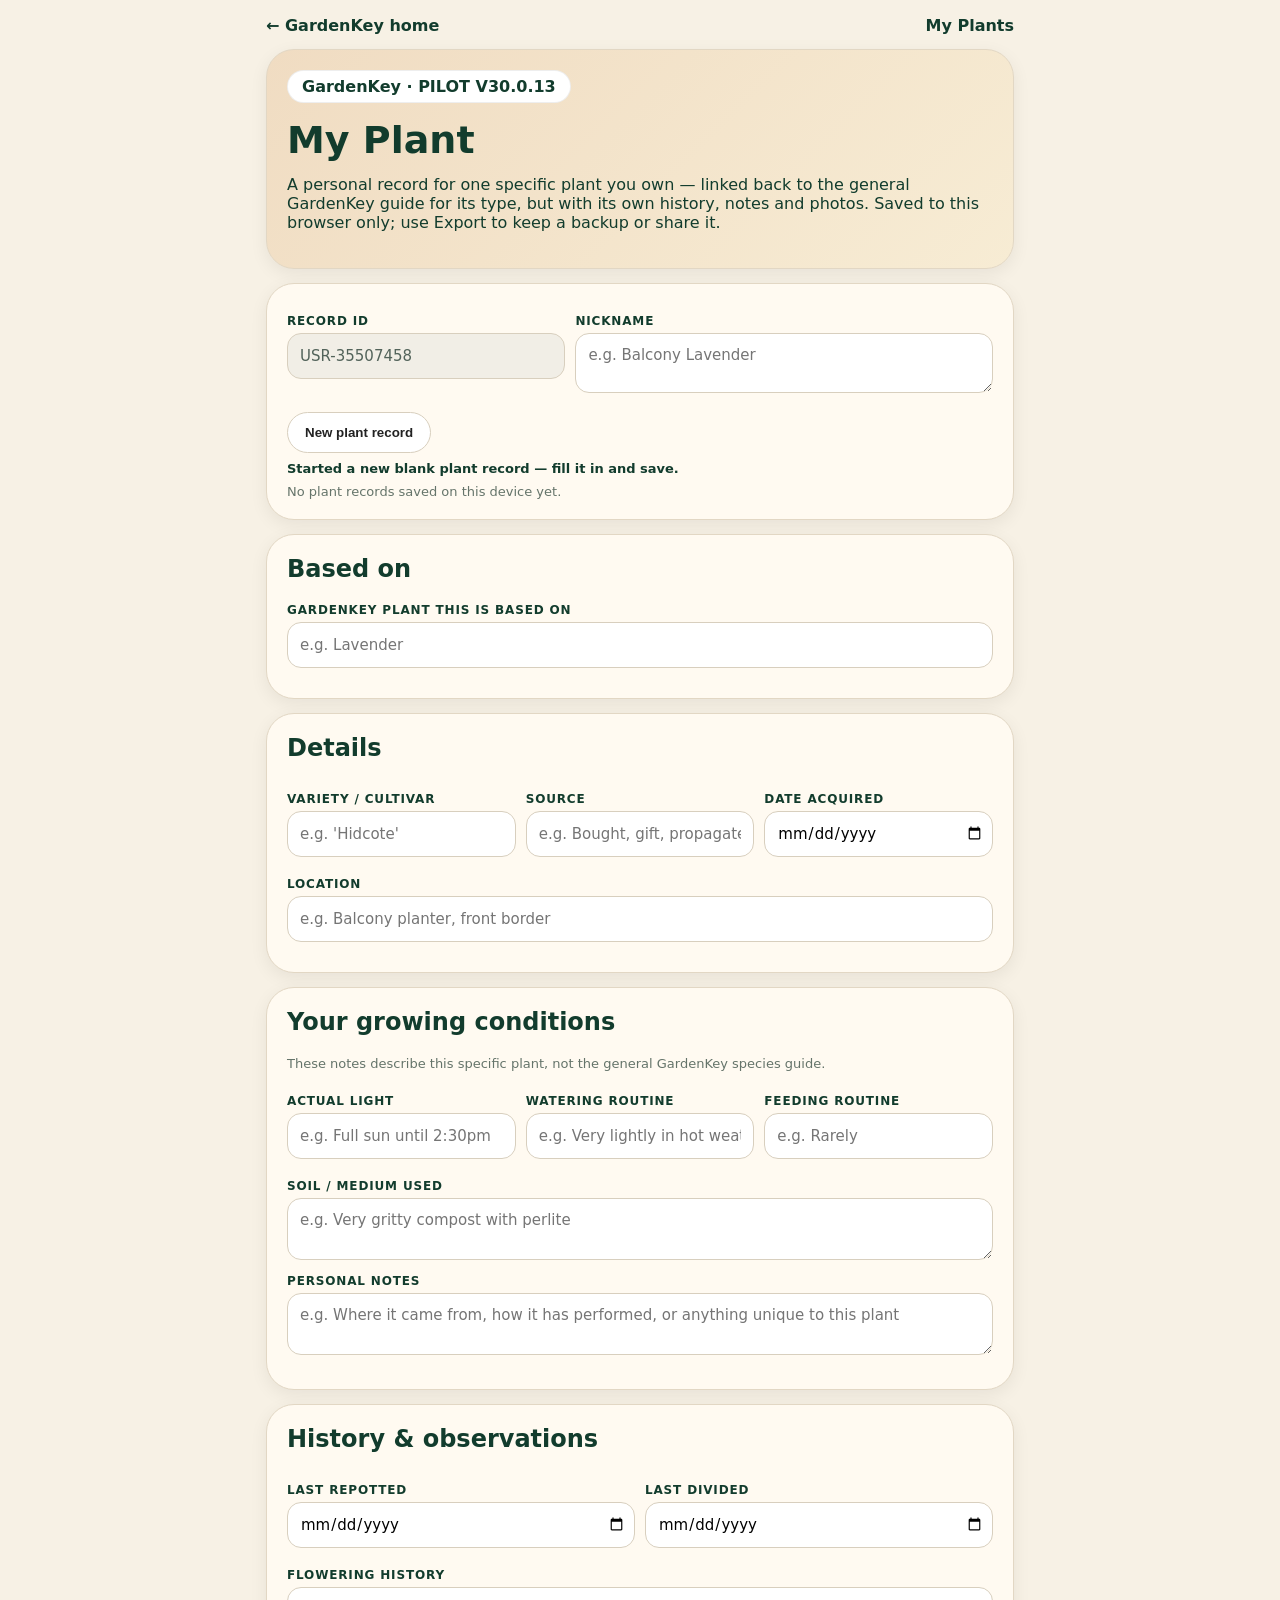
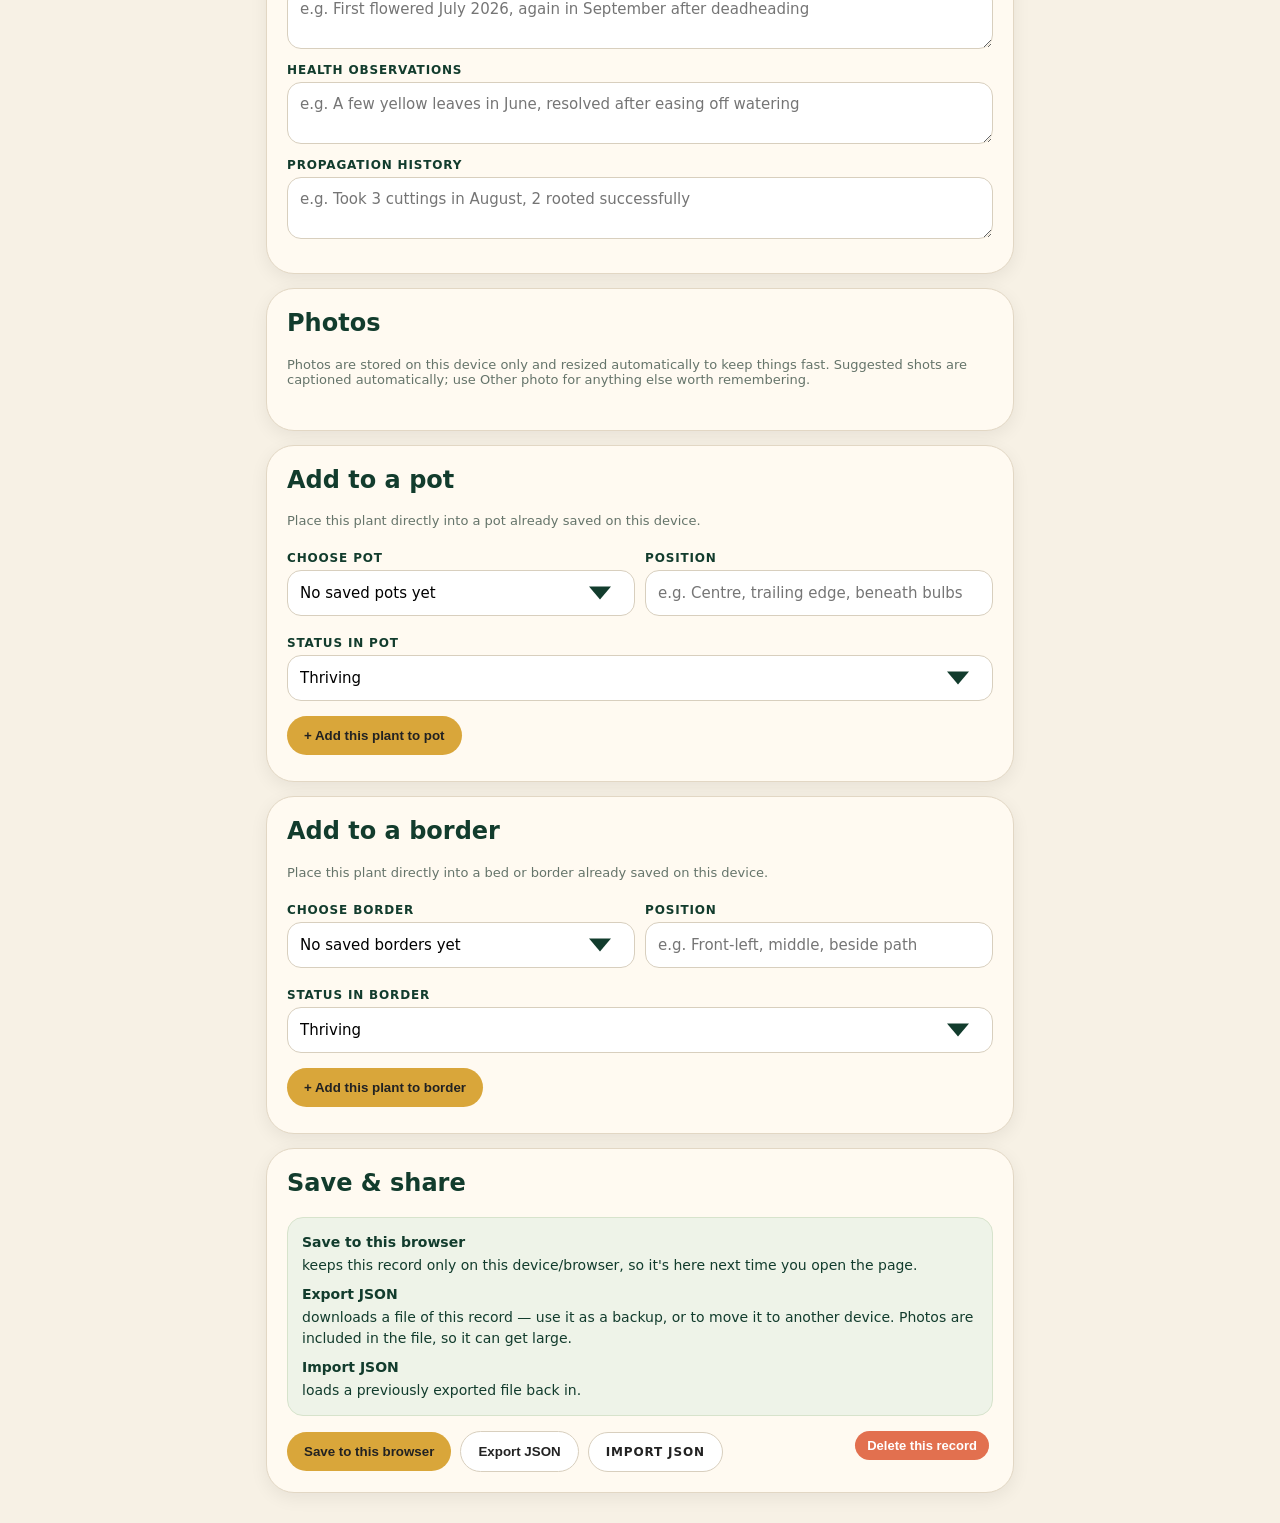
<file: myplant.html>
<!doctype html><html lang="en"><head><meta charset="utf-8"><meta name="viewport" content="width=device-width,initial-scale=1"><title>My Plant — GardenKey</title><style>
*{box-sizing:border-box}a,a:visited,a:active{color:inherit}body{margin:0;font-family:system-ui,-apple-system,Segoe UI,Roboto,Arial,sans-serif;background:#f7f1e5;color:#123c2d}.wrap{max-width:780px;margin:auto;padding:16px}.top{display:flex;justify-content:space-between;margin-bottom:10px}.top a{font-weight:900;color:#123c2d;text-decoration:none}.hero,.card{background:#fffaf1;border:1px solid #e2d7c4;border-radius:28px;padding:20px;margin:14px 0;box-shadow:0 5px 18px #0001}.hero{background:linear-gradient(135deg,#f0dcc2,#f7ecd4)}h1{font-size:38px;line-height:1;margin:10px 0}h2{margin-top:0}.row2{display:grid;grid-template-columns:1fr 1fr;gap:10px}.identityRow{grid-template-columns:minmax(0,2fr) minmax(0,3fr)}.row3{display:grid;grid-template-columns:repeat(2,1fr);gap:10px}@media(min-width:600px){.row3{grid-template-columns:repeat(3,1fr)}}@media(max-width:560px){.identityRow{grid-template-columns:1fr}.identityRow textarea{min-height:62px}}.field{margin:10px 0;min-width:0}label{display:block;font-weight:900;text-transform:uppercase;letter-spacing:.07em;font-size:12px;margin-bottom:5px}input,textarea,select{width:100%;font:inherit;font-size:15px;padding:12px;border-radius:14px;border:1px solid #d8cfbe;background:white;min-height:46px;-webkit-appearance:none;appearance:none}select{background-image:url("data:image/svg+xml;utf8,<svg xmlns='http://www.w3.org/2000/svg' viewBox='0 0 20 20' fill='%23123c2d'><path d='M5 7l5 6 5-6z'/></svg>");background-repeat:no-repeat;background-position:right 12px center;padding-right:34px}input[type=date]{padding-right:8px}textarea{min-height:60px;resize:vertical}.readonly{background:#f1eee6;color:#52635a}.nicknameField{min-height:58px;resize:vertical;overflow-wrap:anywhere;white-space:pre-wrap}.sectionSave{margin-top:12px;border-top:1px solid #eadfca;padding-top:10px}.potAddGrid{display:grid;grid-template-columns:1fr 1fr;gap:10px}@media(max-width:520px){.potAddGrid{grid-template-columns:1fr}}.info{background:#eef3e8;border:1px solid #d7e3cc;border-radius:16px;padding:14px;font-size:14px;line-height:1.5;margin:10px 0}.info b{display:block;margin-bottom:2px}.btn{display:inline-block;background:#d9a63a;color:#222;border:0;border-radius:999px;padding:12px 17px;text-decoration:none;font-weight:900;margin:5px 4px 0 0;cursor:pointer}.btn.secondary{background:white;border:1px solid #d8cfbe}.btn.danger{background:#e2704f;color:white;font-size:13px;padding:7px 12px}.small{font-size:13px;color:#65746a}.status{font-size:13px;font-weight:800;margin:6px 0;display:block}.status.ok{color:#2f7a4f}.status.err{color:#b0432e}.saved{display:flex;flex-direction:column;gap:6px;margin-top:8px}.saved a{display:block;background:white;border:1px solid #e0d6c2;border-radius:14px;padding:10px 14px;font-size:14px;text-decoration:none;color:inherit}
.welcomeImport{background:linear-gradient(135deg,#e6f3dd,#f8e5bc);border:1px solid #d7e3cc;border-radius:22px;padding:16px;margin:14px 0}.welcomeImport h2{margin:0 0 6px}.welcomeImport p{margin:4px 0}.linkBox{display:flex;align-items:center;gap:10px;background:white;border:1px solid #e6dccb;border-radius:16px;padding:12px;margin-top:8px}.linkBox .thumb{width:44px;height:44px;border-radius:12px;display:flex;align-items:center;justify-content:center;background:#8dbb87;flex:none}.linkBox .thumb svg{width:65%;height:65%}
.photoPrompts{display:grid;grid-template-columns:repeat(2,minmax(0,1fr));gap:10px;margin:10px 0 14px}.photoPrompt{min-width:0;background:#eef3e8;border:1px solid #d7e3cc;border-radius:14px;padding:12px;color:#123c2d;overflow-wrap:anywhere;display:flex;flex-direction:column;gap:8px}.photoPrompt b{display:block}.photoPromptText{flex:1}.photoPrompt .miniPhotoBtn{align-self:flex-start;border:1px solid #c8d9bf;background:white;border-radius:999px;padding:8px 11px;font:inherit;font-size:12px;font-weight:900;color:#123c2d;cursor:pointer}.photoPrompt .captured{font-size:12px;font-weight:900;color:#2f7a4f}.gallery{display:grid;grid-template-columns:repeat(auto-fill,minmax(100px,1fr));gap:10px;margin:10px 0}.photo{position:relative;border-radius:16px;overflow:hidden;background:#eee;aspect-ratio:1}.photo img{width:100%;height:100%;object-fit:cover;display:block}.photo button{position:absolute;top:4px;right:4px;background:#0008;color:white;border:0;border-radius:999px;width:24px;height:24px;font-size:14px;cursor:pointer}.photo .cap{position:absolute;bottom:0;left:0;right:0;background:#0007;color:white;font-size:10px;padding:3px 6px;overflow:hidden;text-overflow:ellipsis;white-space:nowrap}
</style><script src="version.js"></script></head><body><script src="icons.js"></script><div class="wrap">
<div class="top"><a id="homeLink" href="index.html">← GardenKey home</a><a id="myPlantsLink" href="myplants.html">My Plants</a></div>

<section class="hero"><span class="pill" style="background:white;border:1px solid #0001;font-weight:900;padding:6px 14px;border-radius:999px;display:inline-block;margin-bottom:8px">GardenKey · PILOT <span data-gk-version></span></span><h1>My Plant</h1><p>A personal record for one specific plant you own — linked back to the general GardenKey guide for its type, but with its own history, notes and photos. Saved to this browser only; use Export to keep a backup or share it.</p></section>

<section class="card">
<div class="row2 identityRow"><div class="field"><label>Record ID</label><input id="myId" class="readonly" readonly aria-readonly="true" title="GardenKey creates this ID"></div><div class="field"><label>Nickname</label><textarea id="nickname" class="nicknameField" rows="2" placeholder="e.g. Balcony Lavender" oninput="autoGrowNickname(this)"></textarea></div></div>
<div id="testerOwner" class="info" style="display:none"><b>Tester</b><span id="testerOwnerText"></span></div>
<button class="btn secondary" onclick="newRecord()">New plant record</button>
<div id="loadStatus" class="status" style="margin-top:8px"></div>
<div class="saved" id="savedList"></div>
</section>

<section class="card">
<h2>Based on</h2>
<div class="field"><label>GardenKey plant this is based on</label><input id="libraryName" placeholder="e.g. Lavender" oninput="lookupLibrary()"></div>
<div id="libraryMatch"></div>
</section>

<section class="card">
<h2>Details</h2>
<div class="row3"><div class="field"><label>Variety / cultivar</label><input id="variety" placeholder="e.g. 'Hidcote'"></div><div class="field"><label>Source</label><input id="source" placeholder="e.g. Bought, gift, propagated"></div><div class="field"><label>Date acquired</label><input id="dateAcquired" type="date"></div></div>
<div class="field"><label>Location</label><input id="location" placeholder="e.g. Balcony planter, front border"></div>
</section>

<section class="card">
<h2>Your growing conditions</h2>
<p class="small">These notes describe this specific plant, not the general GardenKey species guide.</p>
<div class="row3"><div class="field"><label>Actual light</label><input id="actualLight" placeholder="e.g. Full sun until 2:30pm"></div><div class="field"><label>Watering routine</label><input id="personalWater" placeholder="e.g. Very lightly in hot weather"></div><div class="field"><label>Feeding routine</label><input id="personalFeeding" placeholder="e.g. Rarely"></div></div>
<div class="field"><label>Soil / medium used</label><textarea id="personalSoil" placeholder="e.g. Very gritty compost with perlite"></textarea></div>
<div class="field"><label>Personal notes</label><textarea id="personalNotes" placeholder="e.g. Where it came from, how it has performed, or anything unique to this plant"></textarea></div>
</section>

<section class="card">
<h2>History & observations</h2>
<div class="row2"><div class="field"><label>Last repotted</label><input id="lastRepotted" type="date"></div><div class="field"><label>Last divided</label><input id="lastDivided" type="date"></div></div>
<div class="field"><label>Flowering history</label><textarea id="floweringHistory" placeholder="e.g. First flowered July 2026, again in September after deadheading"></textarea></div>
<div class="field"><label>Health observations</label><textarea id="healthObservations" placeholder="e.g. A few yellow leaves in June, resolved after easing off watering"></textarea></div>
<div class="field"><label>Propagation history</label><textarea id="propagationHistory" placeholder="e.g. Took 3 cuttings in August, 2 rooted successfully"></textarea></div>
</section>

<section class="card" id="photos">
<h2>Photos</h2>
<p class="small">Photos are stored on this device only and resized automatically to keep things fast. Suggested shots are captioned automatically; use Other photo for anything else worth remembering.</p>
<div id="photoPromptWrap" style="display:none"><div class="small"><b>Suggested photos for this plant</b> — add a photo directly from any prompt below.</div><div class="photoPrompts" id="photoPrompts"></div></div>
<div class="gallery" id="gallery"></div>
<input id="nextCaption" type="hidden">
<input type="file" id="photoFile" accept="image/*" style="display:none" onchange="addPhoto(event)">
</section>

<section class="card">
<h2>Add to a pot</h2>
<p class="small">Place this plant directly into a pot already saved on this device.</p>
<div class="potAddGrid"><div class="field"><label>Choose pot</label><select id="potTarget"></select></div><div class="field"><label>Position</label><input id="potPosition" placeholder="e.g. Centre, trailing edge, beneath bulbs"></div></div>
<div class="field"><label>Status in pot</label><select id="potStatus"><option>Thriving</option><option>Settling in</option><option>Struggling</option><option>Dormant</option><option>Removed</option></select></div>
<button class="btn" onclick="addToCollection('pot')">+ Add this plant to pot</button><div id="potAddStatus" class="status"></div>
</section>

<section class="card">
<h2>Add to a border</h2>
<p class="small">Place this plant directly into a bed or border already saved on this device.</p>
<div class="potAddGrid"><div class="field"><label>Choose border</label><select id="borderTarget"></select></div><div class="field"><label>Position</label><input id="borderPosition" placeholder="e.g. Front-left, middle, beside path"></div></div>
<div class="field"><label>Status in border</label><select id="borderStatus"><option>Thriving</option><option>Settling in</option><option>Struggling</option><option>Dormant</option><option>Removed</option></select></div>
<button class="btn" onclick="addToCollection('border')">+ Add this plant to border</button><div id="borderAddStatus" class="status"></div>
</section>

<section class="card">
<h2>Save & share</h2>
<div class="info">
<b>Save to this browser</b> keeps this record only on this device/browser, so it's here next time you open the page.
<b style="margin-top:8px">Export JSON</b> downloads a file of this record — use it as a backup, or to move it to another device. Photos are included in the file, so it can get large.
<b style="margin-top:8px">Import JSON</b> loads a previously exported file back in.
</div>
<button class="btn" onclick="saveRecord()">Save to this browser</button>
<button class="btn secondary" onclick="exportRecord()">Export JSON</button>
<label class="btn secondary" style="cursor:pointer">Import JSON<input type="file" id="importFile" accept="application/json" style="display:none" onchange="importRecord(event)"></label>
<button class="btn danger" onclick="deleteRecord()" style="float:right">Delete this record</button>
</section>

</div><script>
let library = {};
let photos = [];
let linkedLibraryId = '';
let currentTesterId = '';
let currentTesterName = '';

function deviceTester(){
  return {testerId:localStorage.getItem('gk_tester_id')||'', testerName:localStorage.getItem('gk_tester_name')||''};
}
function updateTesterLinks(){const t=deviceTester();if(t.testerId){homeLink.href='index.html?tester='+encodeURIComponent(t.testerId);myPlantsLink.href='myplants.html?tester='+encodeURIComponent(t.testerId);}}
function renderTesterOwner(){updateTesterLinks();
  const box=document.getElementById('testerOwner');
  const text=document.getElementById('testerOwnerText');
  if(currentTesterId || currentTesterName){
    box.style.display='block';
    text.textContent=(currentTesterName||'Tester')+(currentTesterId?' · '+currentTesterId:'');
  }else box.style.display='none';
}

function showImportWelcome(name, plantName){
  const existing=document.getElementById('importWelcome');
  if(existing) existing.remove();
  if(!name && !plantName) return;
  const box=document.createElement('section');
  box.id='importWelcome';
  box.className='welcomeImport';
  const h=document.createElement('h2');
  h.textContent='Welcome '+(name || 'to GardenKey')+'!';
  const p=document.createElement('p');
  p.append('Your personal record for ');
  const b=document.createElement('b'); b.textContent=plantName || 'this plant'; p.append(b);
  p.append(' is ready and has been saved in My Plants on this device.');
  const hint=document.createElement('p'); hint.className='small'; hint.textContent='Add notes or photos below, then use Save to this browser whenever you make changes.';
  box.append(h,p,hint);
  const hero=document.querySelector('.hero');
  hero.insertAdjacentElement('afterend', box);
}
function autoGrowNickname(el){ el.style.height='auto'; el.style.height=Math.max(58,el.scrollHeight)+'px'; }

async function loadLibrary(){
  try{
    const res = await fetch(gkCache('plants.json'), {cache:'no-store'});
    library = await res.json();
  }catch(e){ /* library optional for basic use */ }
}

function val(id){ return document.getElementById(id).value; }
function setVal(id, v){ document.getElementById(id).value = v || ''; }

function keyFor(id){ return 'gk_myplant_' + id; }
function indexKey(){ return 'gk_myplant_index'; }

function getIndex(){
  try{ return JSON.parse(localStorage.getItem(indexKey())) || []; }catch(e){ return []; }
}
function setIndex(items){
  localStorage.setItem(indexKey(), JSON.stringify(items || []));
  renderSavedList();
}
function addToIndex(id, nickname, plantLibraryId){
  const idx = getIndex();
  const existing = idx.find(e => e.id === id);
  if(existing){ existing.nickname = nickname; existing.plantLibraryId = plantLibraryId; }
  else{ idx.push({id, nickname, plantLibraryId}); }
  localStorage.setItem(indexKey(), JSON.stringify(idx));
  renderSavedList();
renderPotChoices();
}
function removeFromIndex(id){
  const idx = getIndex().filter(e => e.id !== id);
  localStorage.setItem(indexKey(), JSON.stringify(idx));
  renderSavedList();
}
function renderSavedList(){
  const idx = getIndex();
  savedList.innerHTML = idx.length
    ? '<span class="small">Saved on this device:</span>' + idx.map(e=>`<a href="?id=${e.id}">${e.nickname || e.id}</a>`).join('')
    : '<span class="small">No plant records saved on this device yet.</span>';
}


function normalisePlantText(value){
  return (value || '').toLowerCase()
    .replace(/[’']/g,'')
    .replace(/[^a-z0-9]+/g,' ')
    .replace(/\s+/g,' ')
    .trim();
}
function plantAliases(p){
  return [p.name, p.commonName, ...(p.commonNames||[]), p.latinName, p.variety, p.slug]
    .filter(Boolean).map(normalisePlantText).filter(Boolean);
}
function matchLibraryPlant(value, collection){
  const q = normalisePlantText(value);
  if(q.length < 2) return null;
  const rows = Array.isArray(collection) ? collection : Object.values(collection || {});
  let best = null, bestScore = 0;
  rows.forEach(p => {
    plantAliases(p).forEach(alias => {
      let score = 0;
      if(q === alias) score = 1000 + alias.length;
      else if(q.startsWith(alias + ' ')) score = 800 + alias.length;
      else if(alias.startsWith(q + ' ') && q.length >= 4) score = 650 + q.length;
      else if((' '+q+' ').includes(' '+alias+' ') && alias.length >= 4) score = 500 + alias.length;
      const genus = normalisePlantText((p.latinName||'').split(/\s+/)[0]);
      if(genus && q.startsWith(genus + ' ')) score = Math.max(score, 700 + genus.length);
      if(score > bestScore){ best = p; bestScore = score; }
    });
  });
  return best;
}
function displayPlantName(p){ return p ? p.name + (p.commonName ? ' (' + p.commonName + ')' : '') : ''; }

function lookupLibrary(){
  const q = val('libraryName').trim().toLowerCase();
  const match = q.length > 1 ? matchLibraryPlant(val('libraryName'), library) : null;
  if(!match){
    linkedLibraryId = '';
    libraryMatch.innerHTML = q.length > 1 ? '<p class="small">Not matched to a GardenKey plant yet — check spelling, or this might not be in the library.</p>' : '';
    renderPhotoPrompts();
    return;
  }
  linkedLibraryId = match.id;
  renderPhotoPrompts();
  libraryMatch.innerHTML = `<div class="linkBox"><div class="thumb" style="background:${match.theme||'#8dbb87'}">${gkIconSvg(match.category)}</div><div><b>${displayPlantName(match)}</b><div class="small">${match.latinName||''}</div></div><a href="plant.html?id=${match.id}" class="small" style="margin-left:auto">View care guide →</a></div>`;
}

function findLibraryMatch(){
  const q = val('libraryName').trim().toLowerCase();
  const match = matchLibraryPlant(val('libraryName'), library);
  return match ? match.id : linkedLibraryId;
}

function escapePhotoText(value){
  return String(value||'').replace(/&/g,'&amp;').replace(/"/g,'&quot;').replace(/</g,'&lt;').replace(/>/g,'&gt;');
}
function promptCaptured(caption){
  const target=normalisePlantText(caption);
  return !!target && photos.some(ph=>normalisePlantText(ph.caption)===target);
}
function choosePromptPhoto(caption){
  setVal('nextCaption',caption||'');
  const input=document.getElementById('photoFile');
  input.value='';
  input.click();
}
function renderPhotoPrompts(){
  const wrap=document.getElementById('photoPromptWrap');
  const box=document.getElementById('photoPrompts');
  if(!wrap||!box) return;
  const p=(linkedLibraryId&&library[linkedLibraryId]) || matchLibraryPlant(val('libraryName'), library);
  const plan=p&&p.photoPlan ? p.photoPlan : null;
  const prompts=plan ? [plan.hero,...(plan.gallery||[])].filter(Boolean) : [];
  if(!prompts.length){ wrap.style.display='none'; box.innerHTML=''; return; }
  wrap.style.display='block';
  const cards=prompts.map((caption,i)=>{
    const safe=escapePhotoText(caption), captured=promptCaptured(caption);
    return `<div class="photoPrompt"><b>${i===0?'Hero / overview':'Photo idea'}</b><div class="photoPromptText">${safe}</div>${captured?'<div class="captured">✓ Captured</div>':''}<button class="miniPhotoBtn" type="button" data-caption="${safe}">+ Add photo</button></div>`;
  });
  cards.push('<div class="photoPrompt"><b>Other photo</b><div class="photoPromptText">Add something else worth remembering about this plant.</div><button class="miniPhotoBtn" type="button" data-caption="">+ Add photo</button></div>');
  box.innerHTML=cards.join('');
  box.querySelectorAll('.miniPhotoBtn').forEach(btn=>btn.onclick=()=>choosePromptPhoto(btn.dataset.caption||''));
}

function renderGallery(){
  gallery.innerHTML = photos.map((p,i) =>
    `<div class="photo"><img src="${p.dataUrl}"><button onclick="removePhoto(${i})">✕</button>${p.caption?`<div class="cap">${p.caption}</div>`:''}</div>`
  ).join('');
}

function addPhoto(evt){
  const file = evt.target.files[0];
  if(!file) return;
  const img = new Image();
  const reader = new FileReader();
  reader.onload = () => {
    img.onload = () => {
      const maxDim = 800;
      let w = img.width, h = img.height;
      if(w > h && w > maxDim){ h = h * maxDim / w; w = maxDim; }
      else if(h > maxDim){ w = w * maxDim / h; h = maxDim; }
      const canvas = document.createElement('canvas');
      canvas.width = w; canvas.height = h;
      canvas.getContext('2d').drawImage(img, 0, 0, w, h);
      const dataUrl = canvas.toDataURL('image/jpeg', 0.7);
      photos.push({caption: val('nextCaption'), dataUrl});
      setVal('nextCaption', '');
      photoFile.value = '';
      renderGallery();
      renderPhotoPrompts();
    };
    img.src = reader.result;
  };
  reader.readAsDataURL(file);
}
function removePhoto(i){ photos.splice(i,1); renderGallery(); renderPhotoPrompts(); }

function collectRecord(){
  return {
    id: val('myId'), nickname: val('nickname'), plantLibraryId: linkedLibraryId || findLibraryMatch(), libraryName: val('libraryName'),
    variety: val('variety'), source: val('source'), dateAcquired: val('dateAcquired'), location: val('location'),
    actualLight: val('actualLight'), personalWater: val('personalWater'), personalFeeding: val('personalFeeding'), personalSoil: val('personalSoil'), personalNotes: val('personalNotes'), sourceDraftId: window.currentSourceDraftId || '', testerId: currentTesterId || '', testerName: currentTesterName || '',
    lastRepotted: val('lastRepotted'), lastDivided: val('lastDivided'),
    floweringHistory: val('floweringHistory'), healthObservations: val('healthObservations'), propagationHistory: val('propagationHistory'),
    photos
  };
}
function fillRecord(r){
  linkedLibraryId = r.plantLibraryId || '';
  setVal('myId', r.id); setVal('nickname', r.nickname); setVal('libraryName', r.libraryName || '');
  autoGrowNickname(document.getElementById('nickname'));
  setVal('variety', r.variety); setVal('source', r.source); setVal('dateAcquired', r.dateAcquired); setVal('location', r.location);
  setVal('actualLight', r.actualLight || r.light || ''); setVal('personalWater', r.personalWater || r.water || ''); setVal('personalFeeding', r.personalFeeding || r.feeding || ''); setVal('personalSoil', r.personalSoil || r.soil || ''); setVal('personalNotes', r.personalNotes || r.notes || ''); window.currentSourceDraftId = r.sourceDraftId || ''; currentTesterId = r.testerId || deviceTester().testerId || ''; currentTesterName = r.testerName || deviceTester().testerName || ''; renderTesterOwner();
  if(r.sourceDraftId && (currentTesterName || r.nickname)) showImportWelcome(currentTesterName, r.nickname); else showImportWelcome('', '');
  setVal('lastRepotted', r.lastRepotted); setVal('lastDivided', r.lastDivided);
  setVal('floweringHistory', r.floweringHistory); setVal('healthObservations', r.healthObservations); setVal('propagationHistory', r.propagationHistory);
  photos = r.photos || [];
  renderGallery();
  lookupLibrary();
}

function blankRecord(id){
  const t=deviceTester(); return {id, nickname:'', libraryName:'', plantLibraryId:'', variety:'', source:'', dateAcquired:'', location:'', actualLight:'', personalWater:'', personalFeeding:'', personalSoil:'', personalNotes:'', sourceDraftId:'', testerId:t.testerId, testerName:t.testerName, lastRepotted:'', lastDivided:'', floweringHistory:'', healthObservations:'', propagationHistory:'', photos:[]};
}

function loadRecord(){
  const id = val('myId').trim();
  if(!id){ alert('Enter a Record ID first.'); return; }
  try{
    const raw = localStorage.getItem(keyFor(id));
    if(raw){
      const loaded = JSON.parse(raw);
      fillRecord(loaded);
      loadStatus.textContent = 'Currently loaded below: ' + (loaded.nickname || loaded.id);
      loadStatus.className = 'status ok';
    } else {
      fillRecord(blankRecord(id));
      loadStatus.textContent = 'No saved record for ' + id + ' yet — fields below are empty with example placeholder text only.';
      loadStatus.className = 'status';
    }
  }catch(e){
    loadStatus.textContent = 'Could not load that record.';
    loadStatus.className = 'status err';
  }
}

function newRecord(prefillName, prefillLibraryId){
  const suggested = 'USR-' + Date.now().toString().slice(-8);
  setVal('myId', suggested);
  const r = blankRecord(suggested);
  if(prefillName){ r.nickname = prefillName; r.libraryName = prefillName; }
  if(prefillLibraryId && library[prefillLibraryId]){ r.plantLibraryId = prefillLibraryId; r.libraryName = library[prefillLibraryId].name; }
  fillRecord(r);
  loadStatus.textContent = 'Started a new blank plant record — fill it in and save.';
  loadStatus.className = 'status';
}

function saveRecord(){
  const r = collectRecord();
  if(!r.id){ alert('Record ID is required before saving.'); return; }
  if(!r.nickname){ alert('Give it a nickname before saving, so you can find it again.'); return; }
  localStorage.setItem(keyFor(r.id), JSON.stringify(r));
  addToIndex(r.id, r.nickname, r.plantLibraryId);
  loadStatus.textContent = 'Currently loaded below: ' + r.nickname + ' (saved)';
  loadStatus.className = 'status ok';
}

function deleteRecord(){
  const id = val('myId').trim();
  if(!id){ return; }
  if(!confirm('Delete this plant record from this device? This cannot be undone unless you have an exported backup.')) return;
  localStorage.removeItem(keyFor(id));
  removeFromIndex(id);
  newRecord();
  loadStatus.textContent = 'Record deleted.';
  loadStatus.className = 'status';
}

function exportRecord(){
  const r = collectRecord();
  const blob = new Blob([JSON.stringify(r, null, 2)], {type:'application/json'});
  const a = document.createElement('a');
  a.href = URL.createObjectURL(blob);
  a.download = (r.nickname || r.id || 'myplant').replace(/[^a-z0-9]+/gi,'-') + '.json';
  a.click();
}

function importRecord(evt){
  const file = evt.target.files[0];
  if(!file) return;
  const reader = new FileReader();
  reader.onload = () => {
    try{
      const r = JSON.parse(reader.result);
      fillRecord(r);
      loadStatus.textContent = 'Imported ' + (r.nickname||'record') + ' — review and click Save to keep it on this device.';
      loadStatus.className = 'status ok';
    }catch(e){ alert('That file did not parse as valid JSON.'); }
  };
  reader.readAsText(file);
}


function getCollectionIndex(type){
  const key = type === 'border' ? 'gk_border_index' : 'gk_pot_index';
  try{
    const raw = JSON.parse(localStorage.getItem(key)) || [];
    return raw.map(e => typeof e === 'string' ? {id:e,name:''} : e);
  }catch(e){ return []; }
}
function renderCollectionChoices(type){
  const idx = getCollectionIndex(type);
  const target = document.getElementById(type === 'border' ? 'borderTarget' : 'potTarget');
  const prefix = type === 'border' ? 'gk_border_' : 'gk_pot_';
  if(!idx.length){ target.innerHTML = `<option value="">No saved ${type}s yet</option>`; return; }
  target.innerHTML = idx.map(e => {
    let name=e.name;
    if(!name){ try{ const saved=JSON.parse(localStorage.getItem(prefix+e.id)||'null'); name=saved&&saved.name; }catch(err){} }
    return `<option value="${e.id}">${name||e.id}</option>`;
  }).join('');
}
function renderPotChoices(){ renderCollectionChoices('pot'); renderCollectionChoices('border'); }
function addToCollection(type){
  const isBorder=type==='border';
  const targetId=isBorder?'borderTarget':'potTarget';
  const positionId=isBorder?'borderPosition':'potPosition';
  const statusId=isBorder?'borderStatus':'potStatus';
  const statusEl=document.getElementById(isBorder?'borderAddStatus':'potAddStatus');
  const collectionId=val(targetId);
  if(!collectionId){ statusEl.textContent=`Create and save a ${type} first.`; statusEl.className='status err'; return; }
  const r=collectRecord(); const plantName=r.libraryName||r.nickname;
  if(!plantName){ alert('Add a plant name or nickname first.'); return; }
  const prefix=isBorder?'gk_border_':'gk_pot_';
  try{
    const raw=localStorage.getItem(prefix+collectionId); if(!raw) throw new Error();
    const collection=JSON.parse(raw); collection.plants=collection.plants||[];
    const duplicate=collection.plants.some(x=>x.myPlantId===r.id);
    if(!duplicate){
      collection.plants.push({name:plantName,plantLibraryId:r.plantLibraryId||findLibraryMatch(),myPlantId:r.id,position:val(positionId),status:val(statusId)||'Thriving',notes:r.nickname&&r.nickname!==plantName?'Personal record: '+r.nickname:''});
      localStorage.setItem(prefix+collectionId,JSON.stringify(collection));
    }
    statusEl.textContent=duplicate?`This plant is already in that ${type}.`:`Added to ${collection.name||collection.id}. Remember to save this plant record too.`;
    statusEl.className='status ok';
  }catch(e){ statusEl.textContent=`Could not update that ${type}.`; statusEl.className='status err'; }
}

async function importTesterDraft(draftId){
  try{
    const res = await fetch(gkCache('personal-drafts.json'), {cache:'no-store'});
    if(!res.ok) throw new Error('Draft file unavailable');
    const drafts = await res.json();
    const d = drafts[draftId];
    if(!d) throw new Error('Draft not found');

    // The personalised draft link is authoritative for tester identity.
    localStorage.setItem('gk_tester_id', d.testerId || '');
    localStorage.setItem('gk_tester_name', d.testerName || '');

    const expectedRecordId = d.recordId || ('USR-' + draftId.replace(/[^0-9]/g,'').slice(-8).padStart(8,'0'));
    const idx = getIndex();
    const existing = idx.find(e => {
      if(e.id === expectedRecordId) return true;
      try{
        const saved = JSON.parse(localStorage.getItem(keyFor(e.id)) || 'null');
        return saved && saved.sourceDraftId === draftId;
      }catch(err){ return false; }
    });

    if(existing){
      const savedKey = keyFor(existing.id);
      const saved = JSON.parse(localStorage.getItem(savedKey) || '{}');
      saved.id = existing.id;
      saved.sourceDraftId = draftId;
      saved.testerId = d.testerId || '';
      saved.testerName = d.testerName || '';
      // Preserve tester-added observations/photos while repairing all fields owned by the master draft.
      ['nickname','plantLibraryId','libraryName','variety','source','location'].forEach(k=>{ if(d[k] !== undefined) saved[k]=d[k]; });
      if(d.light !== undefined) saved.actualLight=d.light;
      if(d.water !== undefined) saved.personalWater=d.water;
      if(d.feeding !== undefined) saved.personalFeeding=d.feeding;
      if(d.soil !== undefined) saved.personalSoil=d.soil;
      if(d.notes !== undefined && !saved.personalNotes) saved.personalNotes=d.notes;
      localStorage.setItem(savedKey, JSON.stringify(saved));
      addToIndex(saved.id, saved.nickname || saved.id, saved.plantLibraryId || '');
      location.replace('myplant.html?id=' + encodeURIComponent(saved.id) + '&v='+GK_RELEASE.cache);
      return;
    }

    const species = library[d.plantLibraryId] || null;
    const r = blankRecord(expectedRecordId);
    r.sourceDraftId = draftId;
    r.testerId = d.testerId || '';
    r.testerName = d.testerName || '';
    r.nickname = d.nickname || (species ? species.name : 'Tester plant');
    r.plantLibraryId = d.plantLibraryId || '';
    r.libraryName = species ? species.name : (d.libraryName || '');
    r.variety = d.variety || '';
    r.source = d.source || '';
    r.location = d.location || '';
    r.actualLight = d.light || d.actualLight || '';
    r.personalWater = d.water || d.personalWater || '';
    r.personalFeeding = d.feeding || d.personalFeeding || '';
    r.personalSoil = d.soil || d.personalSoil || '';
    r.personalNotes = d.notes || d.personalNotes || '';
    fillRecord(r);
    saveRecord();
    loadStatus.textContent = 'Imported tester draft: ' + r.nickname + ' (saved)';
    loadStatus.className = 'status ok';
    showImportWelcome(r.testerName, r.nickname);
    history.replaceState(null, '', 'myplant.html?id=' + encodeURIComponent(expectedRecordId) + '&v='+GK_RELEASE.cache);
  }catch(e){
    loadStatus.textContent = 'Could not import tester draft. ' + e.message;
    loadStatus.className = 'status err';
  }
}

// init
const params = new URLSearchParams(location.search);
const qid = params.get('id');
const requestedCaption = params.get('caption') || '';
loadLibrary().then(() => {
  if(params.get('draft')){
    importTesterDraft(params.get('draft'));
  } else if(qid){
    setVal('myId', qid);
    loadRecord();
  } else if(params.get('new') === '1'){
    newRecord(params.get('nickname') || '', params.get('plantLibraryId') || '');
    if(params.get('plantLibraryId')){
      // Save immediately so it shows up in "My Garden" right away (quick-create, no form gate).
      saveRecord();
    }
  } else {
    newRecord();
  }
  if(requestedCaption){ setVal('nextCaption', requestedCaption); location.hash = 'photos'; }
});
renderSavedList();
renderPotChoices();
</script></body></html>
</file>
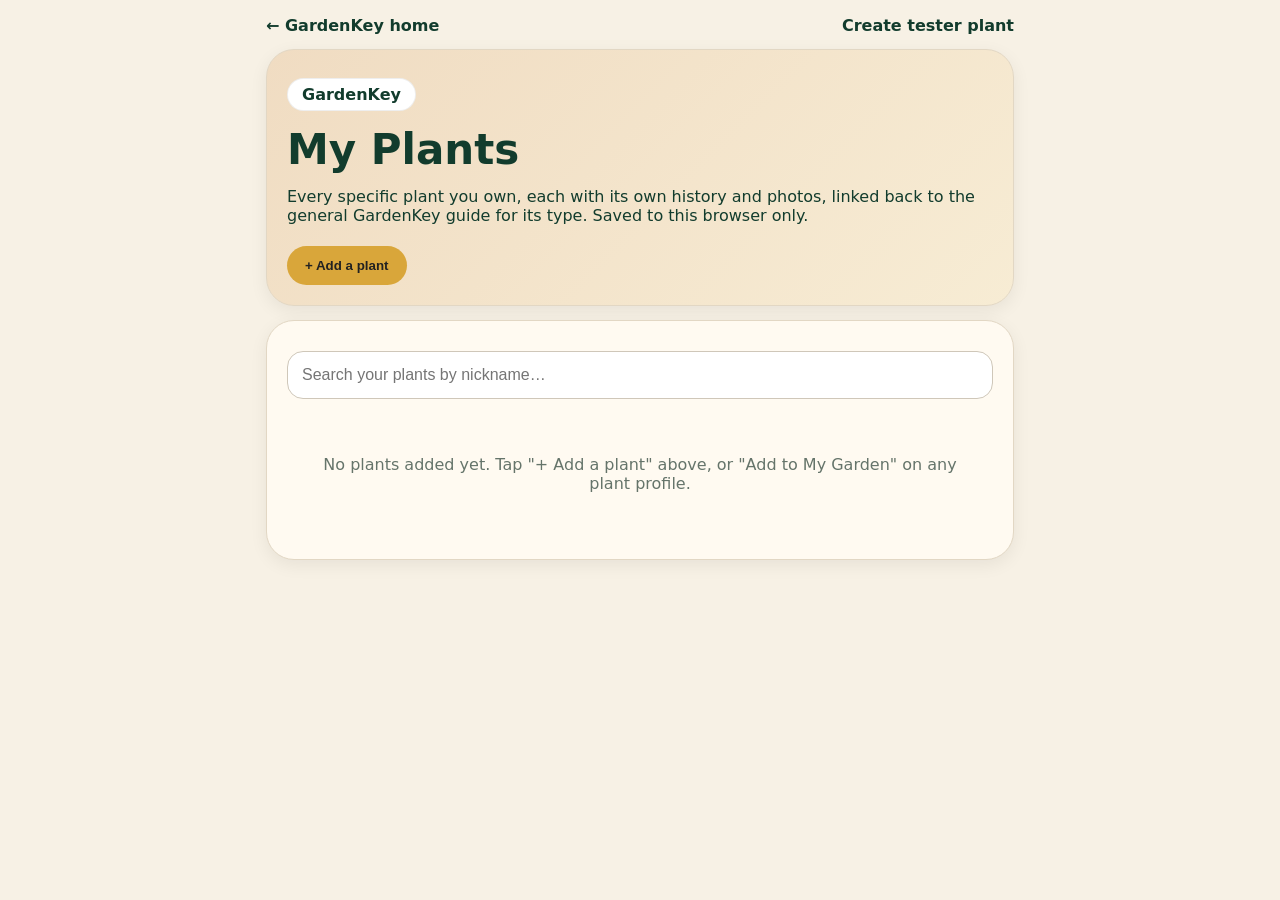
<file: myplants.html>
<!doctype html><html lang="en"><head><meta charset="utf-8"><meta name="viewport" content="width=device-width,initial-scale=1"><title>My Plants — GardenKey</title><style>
:root{--green:#123c2d}*{box-sizing:border-box}a,a:visited,a:active{color:inherit}body{margin:0;font-family:system-ui,-apple-system,Segoe UI,Roboto,Arial,sans-serif;background:#f7f1e5;color:var(--green)}.wrap{max-width:780px;margin:auto;padding:16px}.top{display:flex;justify-content:space-between;margin-bottom:10px}.top a{font-weight:900;color:var(--green);text-decoration:none}.hero,.card{background:#fffaf1;border:1px solid #e2d7c4;border-radius:28px;padding:20px;margin:14px 0;box-shadow:0 5px 18px #0001}.hero{background:linear-gradient(135deg,#f0dcc2,#f7ecd4)}h1{font-size:42px;line-height:1;margin:10px 0}.btn{display:inline-block;background:#d9a63a;color:#222;border:0;border-radius:999px;padding:12px 18px;text-decoration:none;font-weight:900;margin:5px 4px 0 0;cursor:pointer}.btn.secondary{background:white;border:1px solid #d8cfbe}.search{width:100%;font-size:16px;padding:14px;border-radius:16px;border:1px solid #cfc7b9;margin:10px 0}.plant{display:flex;gap:12px;align-items:center;margin:10px 0;padding:12px;border-radius:20px;background:#fff;border:1px solid #eadfca;text-decoration:none;color:inherit}.plant,.plant *{text-decoration:none}.thumb{width:56px;height:56px;border-radius:16px;background:#8dbb87;flex:none;display:flex;align-items:center;justify-content:center;overflow:hidden}.thumb svg{width:70%;height:70%;display:block}.thumb img{width:100%;height:100%;object-fit:cover}.plant>div:last-child{flex:1;min-width:0}.plant b{overflow-wrap:break-word;word-break:break-word}.muted{color:#65746a}.small{font-size:13px;color:#65746a}.state{padding:30px 14px;text-align:center;color:#65746a}
</style><script src="version.js"></script></head><body><script src="icons.js"></script><div class="wrap">
<div class="top"><a id="homeLink" href="index.html">← GardenKey home</a><a id="createLink" href="create.html">Create tester plant</a></div>

<section class="hero"><div id="testerBanner" class="small" style="font-weight:900;margin-bottom:8px"></div><span class="pill" style="background:white;border:1px solid #0001;font-weight:900;padding:6px 14px;border-radius:999px;display:inline-block;margin-bottom:8px">GardenKey</span><h1>My Plants</h1><p>Every specific plant you own, each with its own history and photos, linked back to the general GardenKey guide for its type. Saved to this browser only.</p>
<button class="btn" onclick="addPlant()">+ Add a plant</button>
</section>

<section class="card" id="testerDrafts" style="display:none">
<h2>Tester plants ready to add</h2>
<p class="small">These are approved personal tester records waiting to be saved on this device. They stay separate from the shared plant library.</p>
<div id="draftList"><p class="state">Loading drafts…</p></div>
</section>

<section class="card">
<input class="search" id="search" placeholder="Search your plants by nickname…">
<div id="list"><p class="state">Loading…</p></div>
</section>

</div><script>
let library = {};
let records = [];

async function establishTester(){
  const params=new URLSearchParams(location.search);
  const requested=params.get('tester')||localStorage.getItem('gk_tester_id')||'';
  if(requested){try{const res=await fetch(gkCache('testers.json'),{cache:'no-store'});const testers=await res.json();const t=testers[requested];if(t){localStorage.setItem('gk_tester_id',t.testerId);localStorage.setItem('gk_tester_name',t.testerName);homeLink.href='index.html?tester='+encodeURIComponent(t.testerId);createLink.href='create.html?tester='+encodeURIComponent(t.testerId);history.replaceState(null,'','myplants.html?tester='+encodeURIComponent(t.testerId)+'&v='+GK_RELEASE.cache);}}catch(e){}}
}
function showTester(){
  const name=localStorage.getItem('gk_tester_name')||'';
  const id=localStorage.getItem('gk_tester_id')||'';
  testerBanner.textContent=(name||id)?`Tester: ${name||'GardenKey tester'}${id?' · '+id:''}`:'';
}

async function load(){
  showTester();
  try{
    const res = await fetch(gkCache('plants.json'), {cache:'no-store'});
    library = await res.json();
  }catch(e){ /* optional */ }

  try{
    const idx = JSON.parse(localStorage.getItem('gk_myplant_index')) || [];
    records = idx.map(e => {
      const raw = localStorage.getItem('gk_myplant_' + e.id);
      let full = null;
      try{ full = raw ? JSON.parse(raw) : null; }catch(err){}
      return {...e, full};
    });
  }catch(e){ records = []; }

  render();
}

function addPlant(){
  location.href = 'myplant.html?new=1';
}

function render(){
  const q = (search.value||'').trim().toLowerCase();
  const rows = records.filter(r => (r.nickname||'').toLowerCase().includes(q));
  list.innerHTML = rows.map(r => {
    const species = r.plantLibraryId ? library[r.plantLibraryId] : null;
    const photo = r.full && r.full.photos && r.full.photos[0];
    const thumbInner = photo ? `<img src="${photo.dataUrl}">` : (species ? gkIconSvg(species.category) : gkIconSvg(''));
    const sub = species ? species.name + (r.full && r.full.variety ? ` '${r.full.variety}'` : '') : 'Not linked to a library plant yet';
    const owner = r.full && (r.full.testerName || r.full.testerId) ? ` · ${r.full.testerName || r.full.testerId}` : '';
    const loc = r.full && r.full.location ? ' · ' + r.full.location : '';
    return `<a class="plant" href="myplant.html?id=${r.id}">
      <div class="thumb" style="${species && !photo ? 'background:'+species.theme : ''}">${thumbInner}</div>
      <div><b>${r.nickname || r.id}</b><div class="muted">${sub}${loc}${owner}</div></div>
    </a>`;
  }).join('') || (records.length
    ? '<p class="state">No plants match that search.</p>'
    : '<p class="state">No plants added yet. Tap "+ Add a plant" above, or "Add to My Garden" on any plant profile.</p>');
}

async function loadDrafts(){
  const params = new URLSearchParams(location.search);
  if(params.get('draft')){
    location.replace('myplant.html?draft=' + encodeURIComponent(params.get('draft')));
    return;
  }
  const testerId=localStorage.getItem('gk_tester_id')||'';
  if(!testerId) return;
  testerDrafts.style.display = 'block';
  try{
    const res = await fetch(gkCache('personal-drafts.json'), {cache:'no-store'});
    const drafts = await res.json();
    const imported=new Set(records.map(r=>r.full&&r.full.sourceDraftId).filter(Boolean));
    const rows = Object.entries(drafts).filter(([id,d]) => d.testerId===testerId && !imported.has(id));
    draftList.innerHTML = rows.length ? rows.map(([id,d]) => {
      const species = library[d.plantLibraryId];
      return `<a class="plant" href="myplant.html?draft=${encodeURIComponent(id)}"><div class="thumb" style="${species?'background:'+species.theme:''}">${species?gkIconSvg(species.category):gkIconSvg('')}</div><div><b>${d.nickname||id}</b><div class="muted">${species?species.name:'Unlinked species'}${d.testerName?' · '+d.testerName:''} · Tap to add to My Plants</div></div></a>`;
    }).join('') : '<p class="state">No tester drafts waiting.</p>';
  }catch(e){ draftList.innerHTML='<p class="state">Could not load tester drafts.</p>'; }
}

search.oninput = render;
establishTester().then(load).then(loadDrafts);
</script></body></html>
</file>
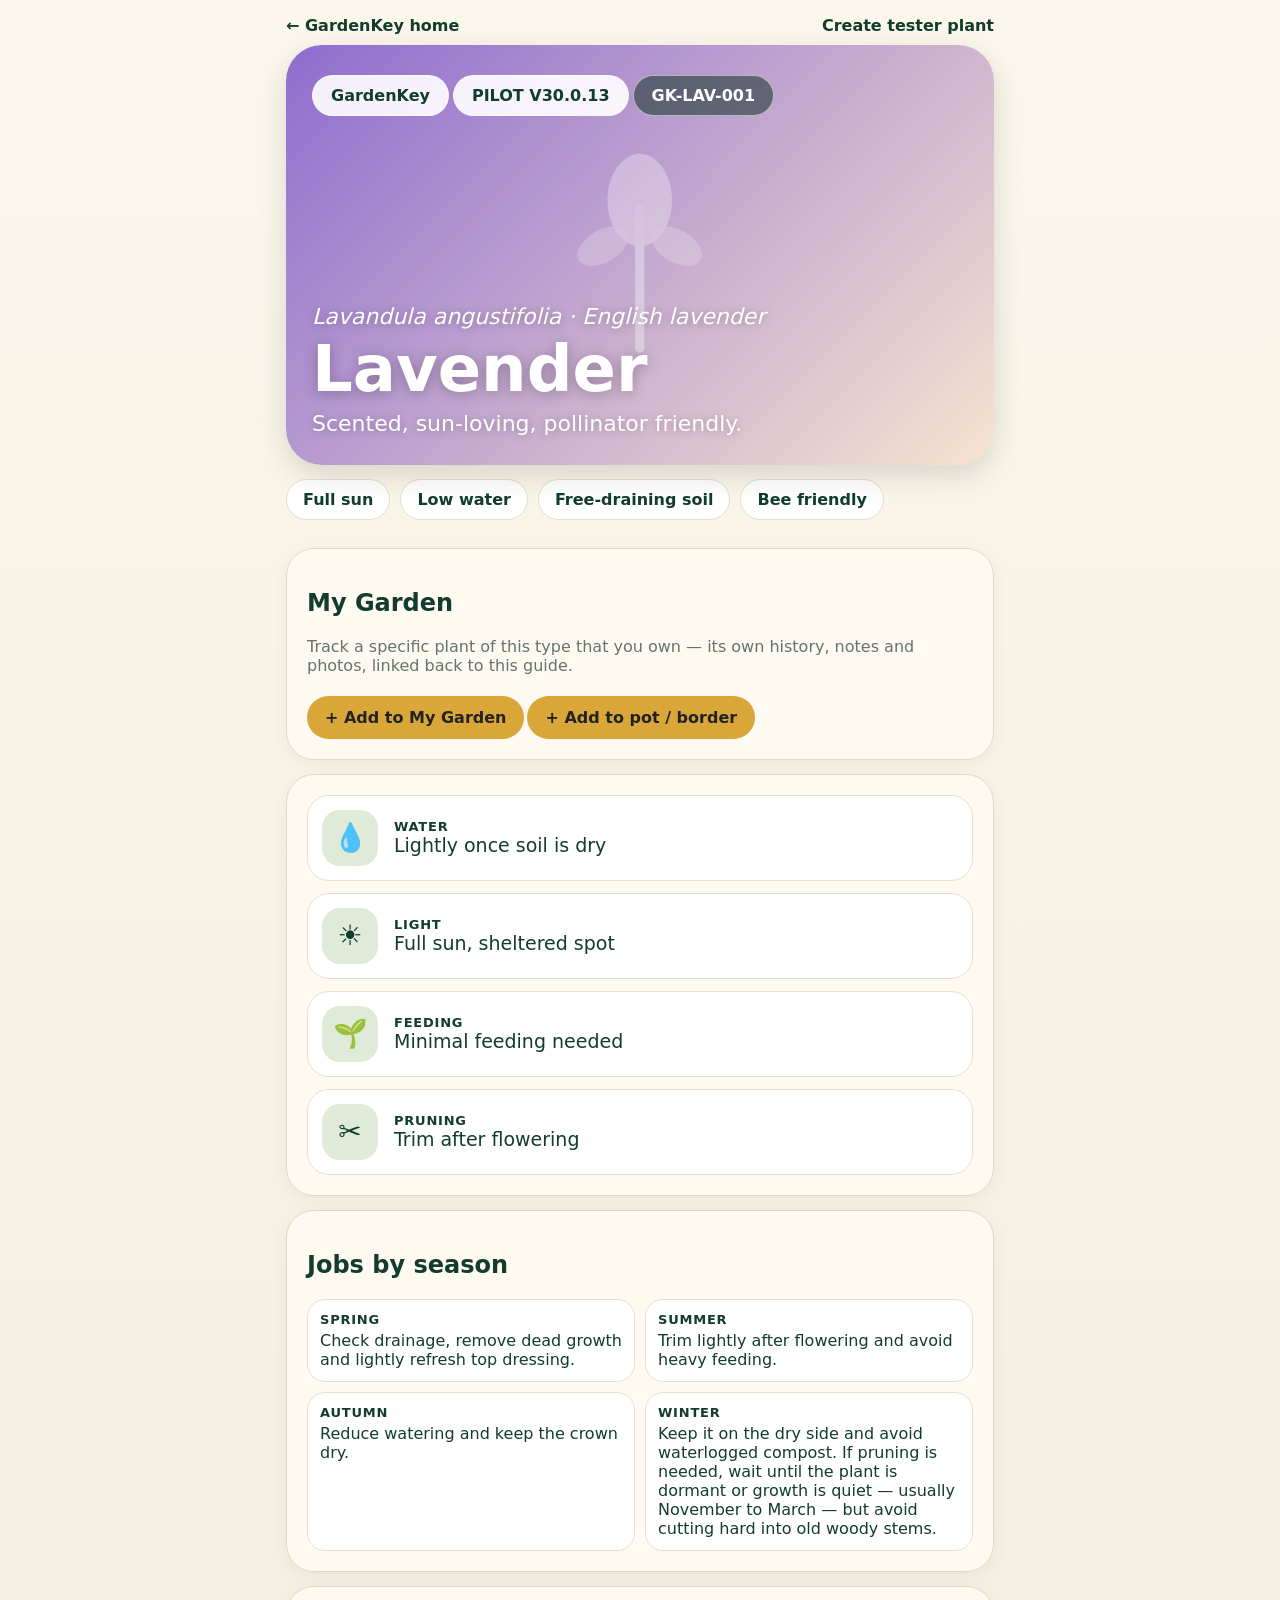
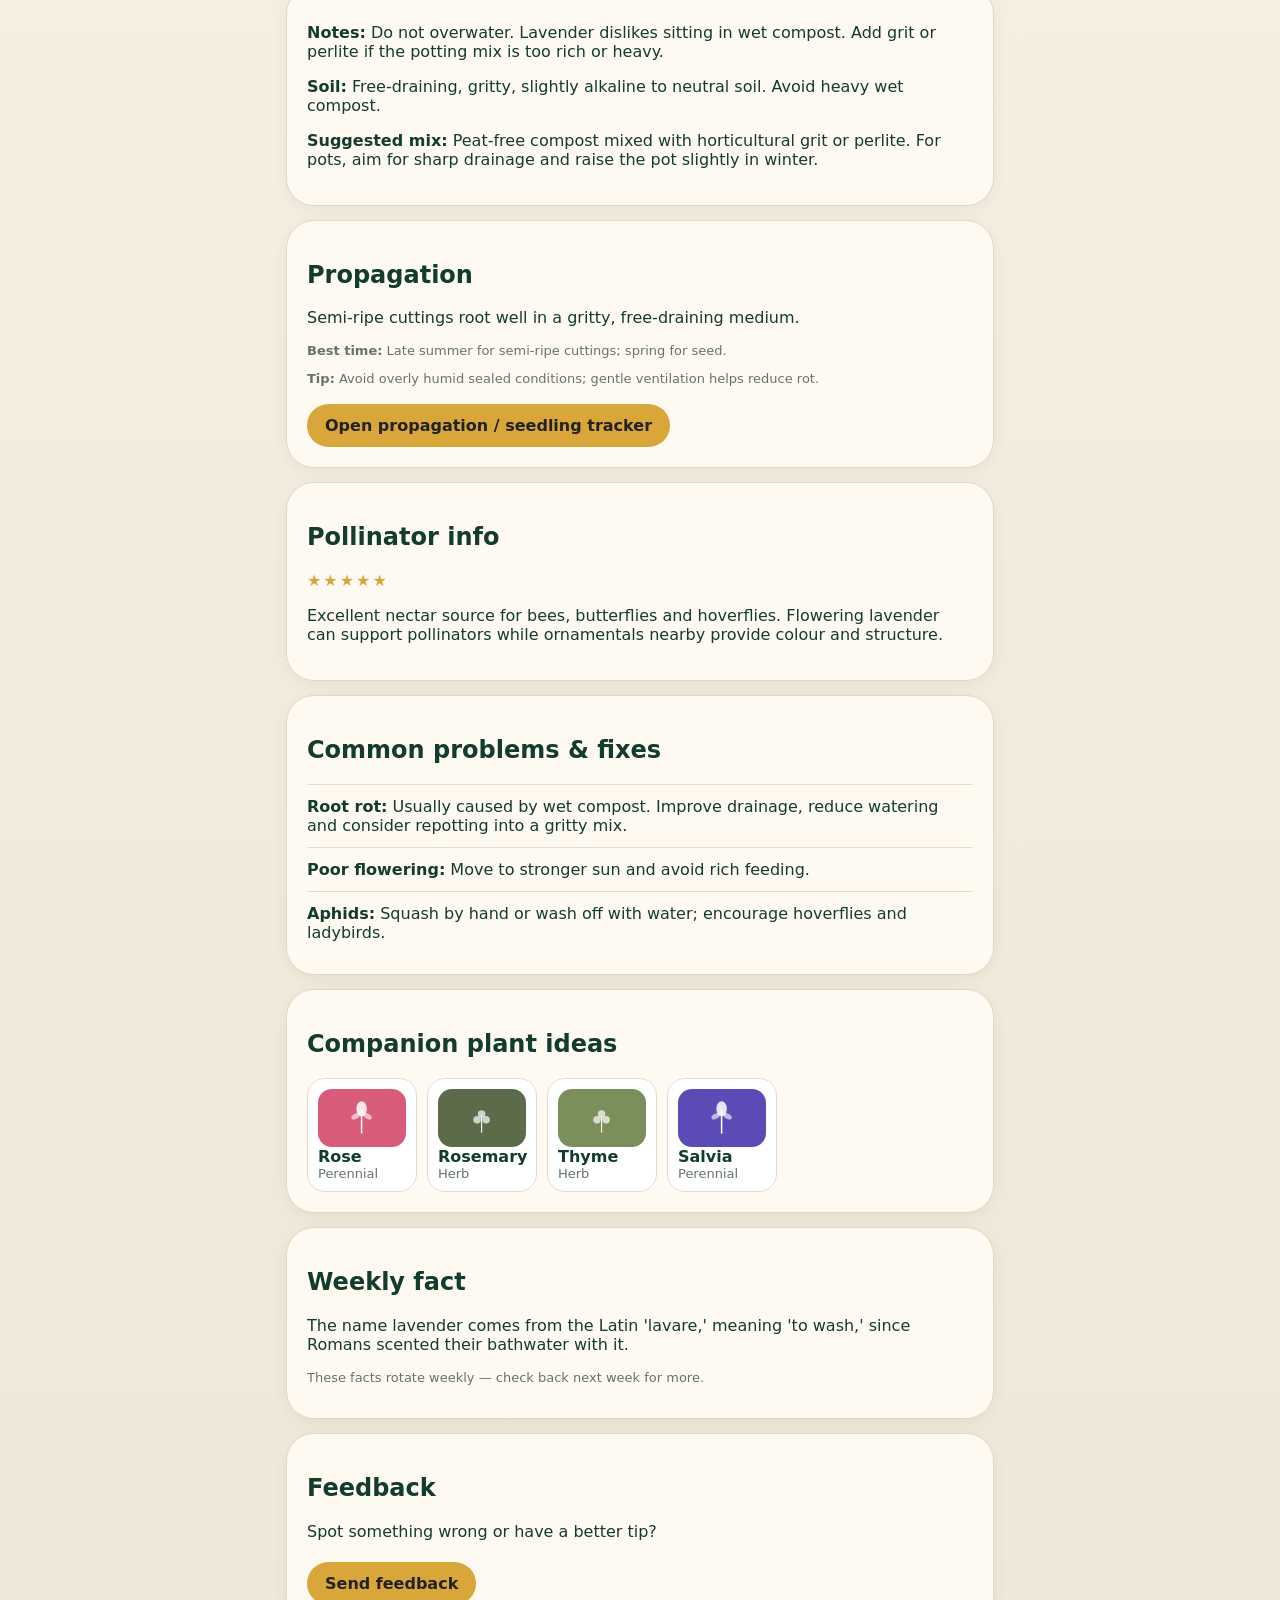
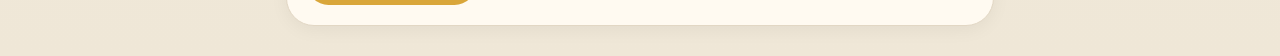
<file: plant.html>
<!doctype html><html lang="en"><head><meta charset="utf-8"><meta name="viewport" content="width=device-width,initial-scale=1"><title>GardenKey Plant</title><style>
:root{--green:#123c2d;--cream:#f7f2e7;--accent:#78a874}*{box-sizing:border-box}a,a:visited,a:active{color:inherit}body{margin:0;font-family:system-ui,-apple-system,Segoe UI,Roboto,Arial,sans-serif;background:linear-gradient(#fbf7ec,#efe7d7);color:var(--green)}.wrap{max-width:740px;margin:auto;padding:16px}.top{display:flex;justify-content:space-between;gap:10px;margin-bottom:10px}.top a{font-weight:900;color:var(--green);text-decoration:none}.hero{position:relative;min-height:420px;border-radius:36px;padding:26px;display:flex;flex-direction:column;justify-content:space-between;overflow:hidden;background:linear-gradient(135deg,var(--accent),#f8e3cf);box-shadow:0 10px 30px #0002}.hero.hasPhoto{background-image:linear-gradient(0deg,rgba(10,30,20,.55),rgba(10,30,20,.05)),var(--photo);background-size:cover;background-position:center}.pill{display:inline-block;background:rgba(255,255,255,.9);border:1px solid #fff8;border-radius:999px;padding:10px 18px;font-weight:900;margin:4px 4px 0 0}.id{background:rgba(20,50,40,.55);color:white}.hero h1{font-size:64px;line-height:.95;margin:10px 0;color:white;text-shadow:0 2px 14px #0004}.latin{color:white;font-size:22px;font-style:italic;text-shadow:0 1px 8px #0004}.sub{color:white;font-size:22px;line-height:1.35;text-shadow:0 1px 8px #0004}.chips{display:flex;gap:10px;overflow-x:auto;padding:14px 0}.chip{background:white;border:1px solid #e5dccd;border-radius:999px;padding:10px 16px;font-weight:900;white-space:nowrap}.card{background:#fffaf1;border:1px solid #e2d7c4;border-radius:28px;padding:20px;margin:14px 0;box-shadow:0 4px 18px #0000000d}.care{display:grid;gap:12px}.careItem{display:flex;gap:16px;align-items:center;background:white;border:1px solid #e8dfcf;border-radius:22px;padding:14px}.icon{width:56px;height:56px;border-radius:18px;background:#e0ead9;display:grid;place-items:center;font-size:28px;flex:none}.label{font-size:13px;letter-spacing:.06em;color:var(--green);font-weight:900;text-transform:uppercase}.value{font-size:19px;font-weight:400}.seasons{display:grid;grid-template-columns:repeat(2,1fr);gap:10px}.season{background:white;border:1px solid #e8dfcf;border-radius:18px;padding:12px}.season b{display:block;font-size:13px;text-transform:uppercase;letter-spacing:.06em;color:var(--green);margin-bottom:4px}.gallery{display:grid;grid-template-columns:repeat(2,1fr);gap:10px}.shot{border:0;text-align:left;cursor:pointer;min-height:110px;border-radius:20px;background:linear-gradient(135deg,color-mix(in srgb,var(--accent),white 20%),#fff);padding:12px;color:white;font-weight:800;font-size:13px;display:flex;align-items:end;position:relative;overflow:hidden}.shot small{position:absolute;right:8px;top:8px;background:#ffffffcc;color:var(--green);padding:4px 8px;border-radius:999px;font-size:11px}.mini{display:flex;gap:10px;overflow-x:auto}.mini a{width:110px;flex:none;text-decoration:none;color:inherit;background:white;border:1px solid #e5dccd;border-radius:18px;padding:10px}.mini .thumb{height:58px;border-radius:14px;background:var(--c);display:flex;align-items:center;justify-content:center;overflow:hidden}.mini .thumb svg{width:65%;height:65%}.mini .thumb img{width:100%;height:100%;object-fit:cover}.heroArt{position:absolute;inset:0;display:flex;align-items:center;justify-content:center;opacity:.35;pointer-events:none}.heroArt svg{width:55%;height:55%}.mini span.plain{width:110px;flex:none;background:#f2ece0;border:1px solid #e5dccd;border-radius:18px;padding:10px;display:block;text-align:left;font-size:13px;color:#637469}.mini span.plain b{display:block;color:#123c2d;font-size:14px;margin:4px 0 2px}.problem{border-top:1px solid #e8decc;padding:12px 0}.problem:first-child{border-top:none;padding-top:0}.stars{color:var(--gold,#d9a63a);letter-spacing:2px}.btn{display:inline-block;background:#d9a63a;color:#222;border-radius:999px;padding:12px 18px;text-decoration:none;font-weight:900;margin:5px 3px 0 0}.muted{color:#65746a}.small{font-size:13px;color:#65746a}.state{padding:40px 14px;text-align:center;color:#65746a}@media(max-width:600px){.hero{min-height:380px}.hero h1{font-size:46px}.gallery{grid-template-columns:1fr 1fr}.seasons{grid-template-columns:1fr}.wrap{padding:12px}.value{font-size:17px}}
</style><script src="version.js"></script></head><body><script src="icons.js"></script><div class="wrap"><div class="top"><a href="index.html">← GardenKey home</a><a href="create.html">Create tester plant</a></div><div id="app"><p class="state">Loading plant profile…</p></div></div><script>
const CARE_ICONS = {Water:'💧',Light:'☀️',Feeding:'🌱',Pruning:'✂️'};
const q = new URLSearchParams(location.search);
const id = q.get('id') || 'GK-LAV-001';

async function load(){
  try{
    const res = await fetch(gkCache('plants.json'), {cache:'no-store'});
    if(!res.ok) throw new Error('HTTP '+res.status);
    const plants = await res.json();
    const p = plants[id];
    if(!p){
      const ids = Object.keys(plants).slice(0,6).map(i=>`<a href="plant.html?id=${i}">${plants[i].name}</a>`).join(', ');
      app.innerHTML = `<div class="state"><p>No plant found for ID <b>${id}</b>.</p><p class="small">Try one of: ${ids}</p></div>`;
      return;
    }
    render(p, plants);
  }catch(err){
    app.innerHTML = '<p class="state">Could not load plants.json. If viewing this file directly from disk, serve it over http(s) (e.g. GitHub Pages or a local server) instead of file://.</p>';
    console.error('GardenKey: failed to load plant', err);
  }
}

function isoWeekNumber(date){
  const d = new Date(Date.UTC(date.getFullYear(), date.getMonth(), date.getDate()));
  const dayNum = d.getUTCDay() || 7;
  d.setUTCDate(d.getUTCDate() + 4 - dayNum);
  const yearStart = new Date(Date.UTC(d.getUTCFullYear(), 0, 1));
  return Math.ceil((((d - yearStart) / 86400000) + 1) / 7);
}
function currentWeeklyFact(p){
  const facts = p.weeklyFacts && p.weeklyFacts.length ? p.weeklyFacts : (p.weeklyFact ? [p.weeklyFact] : []);
  if(!facts.length) return '—';
  const week = isoWeekNumber(new Date());
  return facts[week % facts.length];
}

function getMyPlantsForSpecies(speciesId){
  try{
    const idx = JSON.parse(localStorage.getItem('gk_myplant_index')) || [];
    return idx.filter(e => e.plantLibraryId === speciesId).map(e => {
      try{ return {...e, record: JSON.parse(localStorage.getItem('gk_myplant_' + e.id) || 'null')}; }catch(err){ return {...e, record:null}; }
    });
  }catch(e){ return []; }
}
function addToMyGarden(speciesId, speciesName){
  location.href = 'myplant.html?new=1&plantLibraryId=' + encodeURIComponent(speciesId) + '&nickname=' + encodeURIComponent(speciesName);
}


function addPhotoToMyPlant(caption, speciesId, speciesName){
  const records = getMyPlantsForSpecies(speciesId);
  let targetId = '';
  if(records.length === 1){ targetId = records[0].id; }
  else if(records.length > 1){
    const options = records.map((r,i) => `${i+1}. ${r.nickname || r.id}`).join('\n');
    const choice = prompt('Add this photo to which plant?\n' + options, '1');
    const n = Number(choice);
    if(!Number.isInteger(n) || n < 1 || n > records.length) return;
    targetId = records[n-1].id;
  }
  if(targetId){
    location.href = 'myplant.html?id=' + encodeURIComponent(targetId) + '&caption=' + encodeURIComponent(caption) + '#photos';
  }else{
    location.href = 'myplant.html?new=1&plantLibraryId=' + encodeURIComponent(speciesId) + '&nickname=' + encodeURIComponent(speciesName) + '&caption=' + encodeURIComponent(caption) + '#photos';
  }
}

function findCompanionId(nameOrId, allPlants){
  if(allPlants[nameOrId]) return nameOrId;
  const hit = Object.values(allPlants).find(pl => pl.name === nameOrId);
  return hit ? hit.id : null;
}


function addSpeciesToCollection(type, speciesId, speciesName){
  const isBorder=type==='border';
  const indexKey=isBorder?'gk_border_index':'gk_pot_index';
  const storagePrefix=isBorder?'gk_border_':'gk_pot_';
  const page=isBorder?'border.html':'pot.html';
  let idx=[]; try{ idx=JSON.parse(localStorage.getItem(indexKey))||[]; }catch(e){}
  idx=idx.map(e=>typeof e==='string'?{id:e,name:''}:e);
  if(!idx.length){ if(confirm(`No saved ${type} exists yet. Open the ${type} tracker to create one?`)) location.href=page; return; }
  const labels=idx.map((e,i)=>`${i+1}. ${e.name||e.id}`).join('\n');
  const answer=prompt(`Add ${speciesName} to which ${type}?\n\n${labels}\n\nEnter the number:`,'1');
  const chosen=idx[(parseInt(answer,10)||0)-1]; if(!chosen) return;
  try{
    const key=storagePrefix+chosen.id; const collection=JSON.parse(localStorage.getItem(key)||'null'); if(!collection) throw new Error();
    collection.plants=collection.plants||[]; collection.plants.push({name:speciesName,plantLibraryId:speciesId,position:'',status:'Settling in',notes:''});
    localStorage.setItem(key,JSON.stringify(collection)); alert(`${speciesName} added to ${collection.name||collection.id}.`);
  }catch(e){ alert(`That saved ${type} could not be opened.`); }
}

function render(p, allPlants){
  document.documentElement.style.setProperty('--accent', p.theme || '#78a874');
  const hasPhoto = !!p.heroImage;
  if(hasPhoto) document.documentElement.style.setProperty('--photo', `url('${p.heroImage}')`);

  const care = p.quickCare || {};
  const careHtml = Object.keys(care).map(k =>
    `<div class="careItem"><div class="icon">${CARE_ICONS[k]||'🌿'}</div><div><div class="label">${k}</div><div class="value">${care[k]}</div></div></div>`
  ).join('');

  const seasons = p.seasonalActions || {};
  const seasonHtml = Object.keys(seasons).map(s =>
    `<div class="season"><b>${s}</b>${seasons[s]}</div>`
  ).join('');

  const companionLinks = p.companionLinks || {};
  const companionHtml = (p.companions||[]).map(name=>{
    const cid = companionLinks[name] || findCompanionId(name, allPlants);
    if(cid && allPlants[cid]){
      const c = allPlants[cid];
      return `<a href="plant.html?id=${cid}"><div class="thumb" style="--c:${c.theme||'#8dbb87'}">${gkIconSvg(c.category)}</div><b>${c.name}</b><div class="small">${c.category||''}</div></a>`;
    }
    return `<span class="plain"><div class="thumb" style="--c:#8dbb87">${gkIconSvg('Perennial')}</div><b>${name}</b><div class="small">Not yet in library</div></span>`;
  }).join('');

  const problemsHtml = (p.problems||[]).map(x => {
    if(typeof x === 'string') return `<div class="problem">${x}</div>`;
    const label = x.name || x.issue || x.problem || x.title;
    const fix = x.fix || x.solution || x.remedy || x.advice;
    if(!label && !fix) return '';
    return `<div class="problem"><b>${label || 'Issue'}:</b> ${fix || '—'}</div>`;
  }).filter(Boolean).join('') || '<p class="muted">No common problems logged yet.</p>';

  const photoPlan = p.photoPlan || {};
  const gallerySlots = [photoPlan.hero, ...(photoPlan.gallery||[])].filter(Boolean);
  const galleryHtml = gallerySlots.map(caption => { const c = encodeURIComponent(caption); const sid = encodeURIComponent(p.id); const n = encodeURIComponent(p.name); return `<button class="shot" type="button" onclick="addPhotoToMyPlant(decodeURIComponent('${c}'),decodeURIComponent('${sid}'),decodeURIComponent('${n}'))"><span>${caption}</span><small>Add photo</small></button>`; }).join('')
    || '<button class="shot" type="button">Hero photo</button><button class="shot" type="button">Flower / detail</button>';

  const pollinator = p.pollinator || {};
  const stars = pollinator.score ? '★'.repeat(pollinator.score) + '☆'.repeat(Math.max(0,5-pollinator.score)) : '';

  const prop = p.propagation || {};

  const myPlants = getMyPlantsForSpecies(p.id);
  const myGardenHtml = myPlants.length
    ? myPlants.map(r => { const photo = r.record && r.record.photos && r.record.photos[0]; const thumb = photo ? `<img src="${photo.dataUrl}" alt="">` : gkIconSvg(p.category); const detail = r.record && r.record.location ? r.record.location : (r.record && r.record.variety ? r.record.variety : 'Open plant record'); return `<a href="myplant.html?id=${encodeURIComponent(r.id)}"><div class="thumb" style="--c:${p.theme||'#8dbb87'}">${thumb}</div><b>${r.nickname||r.id}</b><div class="small">${detail}</div></a>`; }).join('')
    : '';

  app.innerHTML = `
  <section class="hero${hasPhoto?' hasPhoto':''}">
    ${hasPhoto ? '' : `<div class="heroArt">${gkIconSvg(p.category)}</div>`}
    <div><span class="pill">GardenKey</span><span class="pill">PILOT ${gkVersion()}</span><span class="pill id">${p.id}</span></div>
    <div><div class="latin">${p.latinName||''}${p.variety?' · '+p.variety:''}</div><h1>${p.name}${p.commonName?` <span style="font-size:0.5em;font-weight:600">(${p.commonName})</span>`:''}</h1><div class="sub">${p.subtitle||''}</div></div>
  </section>

  <div class="chips">${(p.tags||[]).map(t=>`<span class="chip">${t}</span>`).join('')}</div>

  <section class="card">
    <h2>My Garden</h2>
    ${myPlants.length ? `<p class="muted">You have ${myPlants.length} ${myPlants.length===1?'plant':'plants'} of this type recorded.</p><div class="mini">${myGardenHtml}</div>` : `<p class="muted">Track a specific plant of this type that you own — its own history, notes and photos, linked back to this guide.</p>`}
    <a class="btn" href="#" onclick="addToMyGarden('${p.id}','${p.name.replace(/'/g,"\\'")}'); return false;">+ Add to My Garden</a><a class="btn secondary" href="#" onclick="addSpeciesToPot('${p.id}','${p.name.replace(/'/g,"\\'")}'); return false;">+ Add to pot / border</a>
  </section>

  <section class="card care">${careHtml || '<p class="muted">No care summary yet.</p>'}</section>

  ${seasonHtml ? `<section class="card"><h2>Jobs by season</h2><div class="seasons">${seasonHtml}</div></section>` : ''}

  <section class="card"><p><b>Notes:</b> ${p.notes||'—'}</p><p><b>Soil:</b> ${p.soil||'—'}</p><p><b>Suggested mix:</b> ${p.medium||'—'}</p></section>

  <section class="card"><h2>Propagation</h2><p>${prop.methods||'—'}</p>${prop.season?`<p class="small"><b>Best time:</b> ${prop.season}</p>`:''}${prop.tips?`<p class="small"><b>Tip:</b> ${prop.tips}</p>`:''}<a class="btn" href="seedling.html">Open propagation / seedling tracker</a></section>

  <section class="card"><h2>Pollinator info</h2>${stars?`<p class="stars">${stars}</p>`:''}<p>${pollinator.value||p.pollinatorFact||'—'}</p></section>

  <section class="card"><h2>Common problems & fixes</h2>${problemsHtml}</section>

  <section class="card"><h2>Companion plant ideas</h2><div class="mini">${companionHtml || '<p class="muted">None logged yet.</p>'}</div></section>

  <section class="card"><h2>Weekly fact</h2><p>${currentWeeklyFact(p)}</p>${(p.weeklyFacts && p.weeklyFacts.length > 1) ? '<p class="small">These facts rotate weekly — check back next week for more.</p>' : ''}</section>

  <section class="card"><h2>Feedback</h2><p>Spot something wrong or have a better tip?</p><a class="btn" href="feedback.html?context=${encodeURIComponent('Plant: '+p.name)}">Send feedback</a></section>
  `;
}

load();
</script></body></html>
</file>
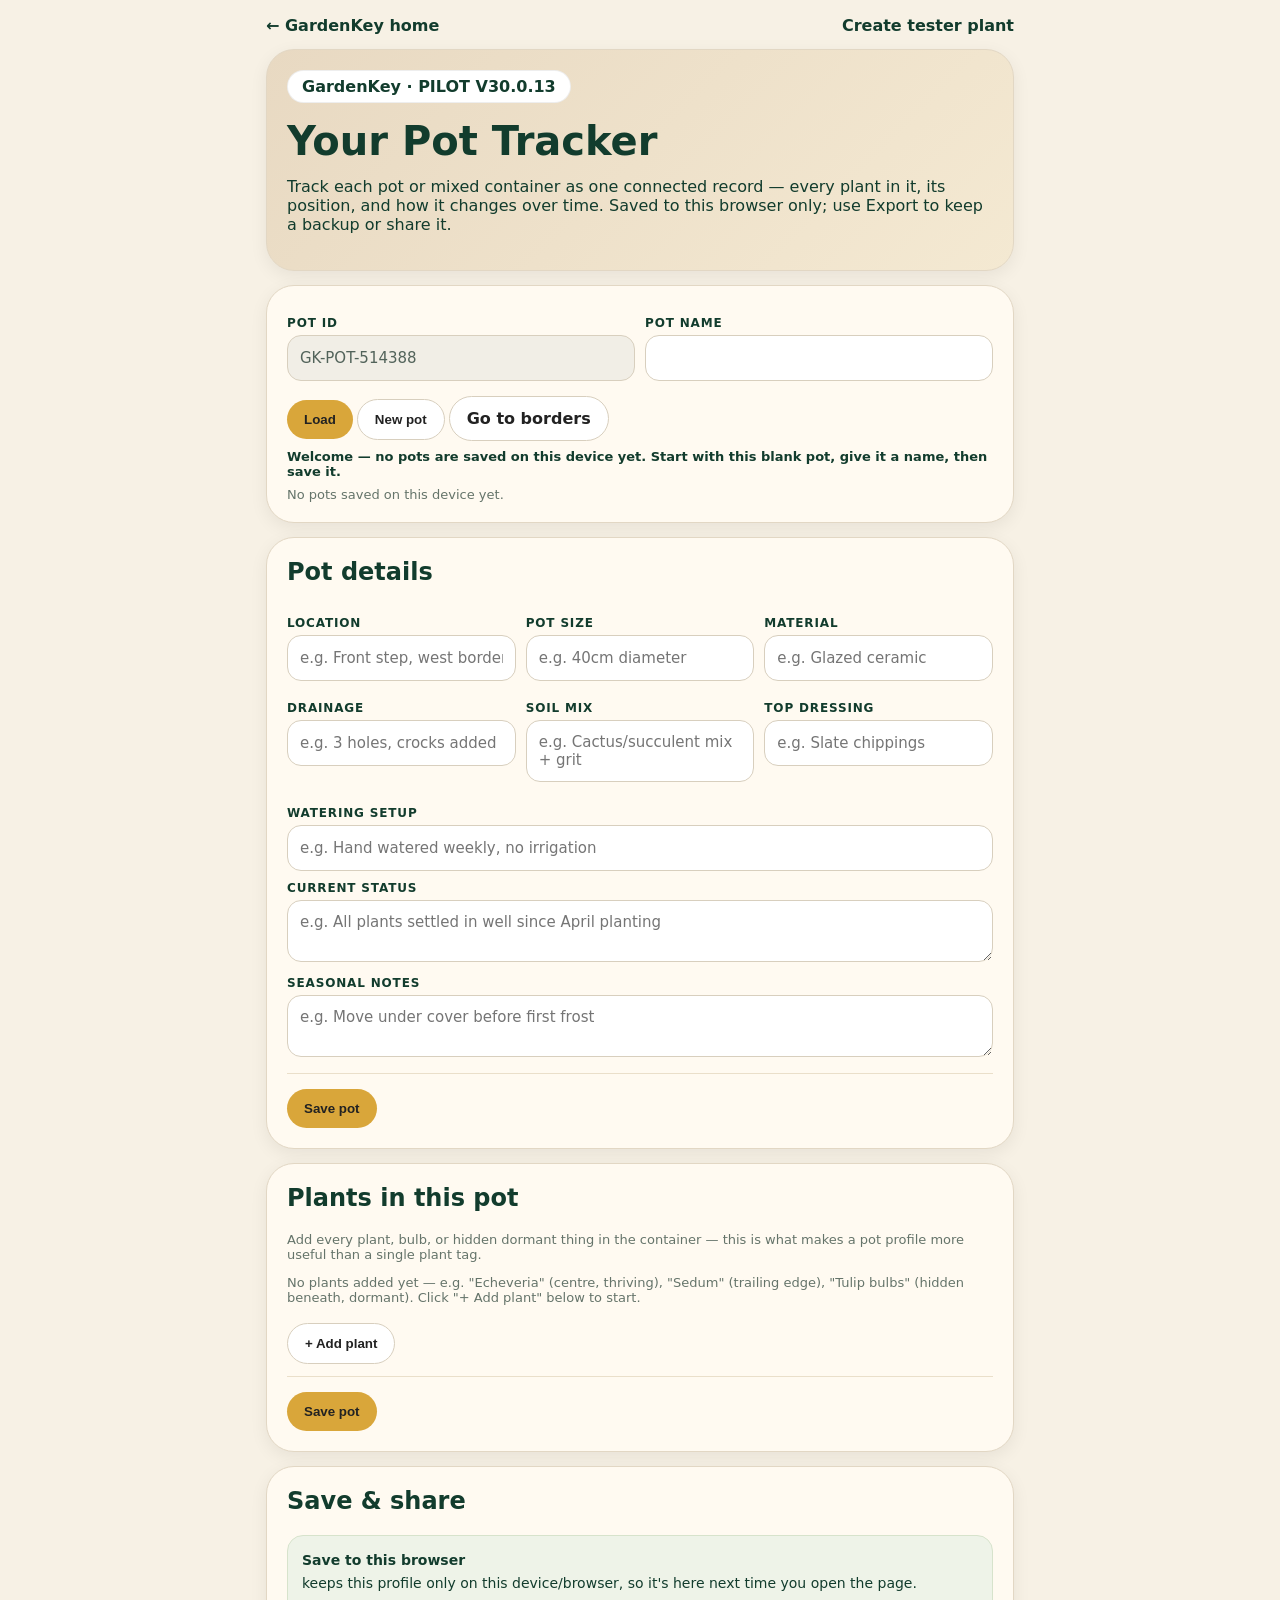
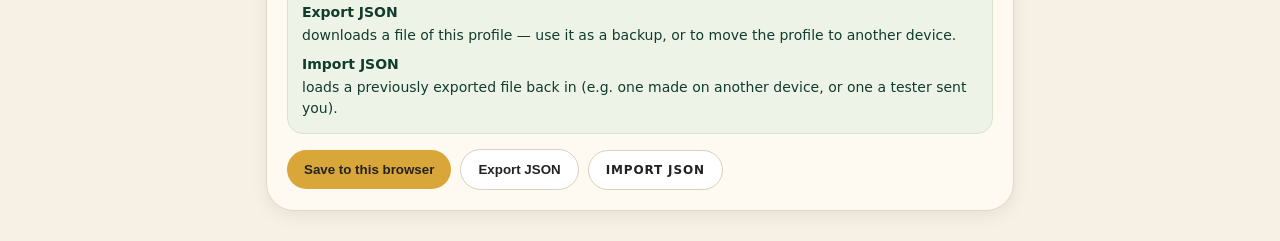
<file: pot.html>
<!doctype html><html lang="en"><head><meta charset="utf-8"><meta name="viewport" content="width=device-width,initial-scale=1"><title>GardenKey Pot Tracker</title><style>
*{box-sizing:border-box}a,a:visited,a:active{color:inherit}body{margin:0;font-family:system-ui,-apple-system,Segoe UI,Roboto,Arial,sans-serif;background:#f7f1e5;color:#123c2d}.wrap{max-width:780px;margin:auto;padding:16px}.top{display:flex;justify-content:space-between;margin-bottom:10px}.top a{font-weight:900;color:#123c2d;text-decoration:none}.hero,.card{background:#fffaf1;border:1px solid #e2d7c4;border-radius:28px;padding:20px;margin:14px 0;box-shadow:0 5px 18px #0001}.hero{background:linear-gradient(135deg,#e8d9c2,#f4e9d2)}h1{font-size:40px;line-height:1;margin:10px 0}h2{margin-top:0}.row2{display:grid;grid-template-columns:1fr 1fr;gap:10px}.row3{display:grid;grid-template-columns:repeat(2,1fr);gap:10px}@media(min-width:600px){.row3{grid-template-columns:repeat(3,1fr)}}.field{margin:10px 0;min-width:0}label{display:block;font-weight:900;text-transform:uppercase;letter-spacing:.07em;font-size:12px;margin-bottom:5px}input,textarea,select{width:100%;font:inherit;font-size:15px;padding:12px;border-radius:14px;border:1px solid #d8cfbe;background:white;min-height:46px;-webkit-appearance:none;appearance:none}select{background-image:url("data:image/svg+xml;utf8,<svg xmlns='http://www.w3.org/2000/svg' viewBox='0 0 20 20' fill='%23123c2d'><path d='M5 7l5 6 5-6z'/></svg>");background-repeat:no-repeat;background-position:right 12px center;padding-right:34px}input[type=date]{padding-right:8px}textarea{min-height:60px;resize:vertical}.autoGrow{overflow:hidden;resize:none}.readonly{background:#f1eee6;color:#52635a}.sectionSave{margin-top:12px;border-top:1px solid #eadfca;padding-top:10px}.info{background:#eef3e8;border:1px solid #d7e3cc;border-radius:16px;padding:14px;font-size:14px;line-height:1.5;margin:10px 0}.info b{display:block;margin-bottom:2px}.btn{display:inline-block;background:#d9a63a;color:#222;border:0;border-radius:999px;padding:12px 17px;text-decoration:none;font-weight:900;margin:5px 4px 0 0;cursor:pointer}.btn.secondary{background:white;border:1px solid #d8cfbe}.btn.danger{background:#e2704f;color:white;font-size:13px;padding:7px 12px}.plantRow{background:white;border:1px solid #e6dccb;border-radius:18px;padding:12px;margin:10px 0}.plantRow .row3{margin-bottom:4px}.rowFoot{display:flex;align-items:center;justify-content:space-between;gap:10px;margin-top:12px;flex-wrap:wrap}.rowFootInfo{display:flex;align-items:center;gap:8px;min-width:0}.thumb{width:44px;height:44px;border-radius:12px;display:inline-flex;align-items:center;justify-content:center;background:#8dbb87;flex:none}.thumb svg{width:65%;height:65%}.small{font-size:13px;color:#65746a}.status{font-size:13px;font-weight:800;margin:6px 0}.status.ok{color:#2f7a4f}.pillbar{display:flex;gap:8px;flex-wrap:wrap;margin:8px 0}.saved{display:flex;flex-direction:column;gap:6px;margin-top:8px}.saved a{display:block;background:white;border:1px solid #e0d6c2;border-radius:14px;padding:10px 14px;font-size:14px;text-decoration:none;color:inherit}
</style><script src="version.js"></script></head><body><script src="icons.js"></script><div class="wrap">
<div class="top"><a href="index.html">← GardenKey home</a><a href="create.html">Create tester plant</a></div>

<section class="hero"><span class="pill" style="background:white;border:1px solid #0001;font-weight:900;padding:6px 14px;border-radius:999px;display:inline-block;margin-bottom:8px">GardenKey · PILOT <span data-gk-version></span></span><h1>Your Pot Tracker</h1><p>Track each pot or mixed container as one connected record — every plant in it, its position, and how it changes over time. Saved to this browser only; use Export to keep a backup or share it.</p></section>

<section class="card">
<div class="row2"><div class="field"><label>Pot ID</label><input id="potId" class="readonly" readonly aria-readonly="true" placeholder="e.g. GK-POT-SUC-001"></div><div class="field"><label>Pot name</label><input id="potName"></div></div>
<button class="btn" onclick="loadPot()">Load</button><button class="btn secondary" onclick="newPot('GK-POT-','pot')">New pot</button><a class="btn secondary" href="border.html">Go to borders</a>
<div id="loadStatus" class="status" style="display:block;margin-top:8px"></div>
<div class="saved" id="savedList"></div>
</section>

<section class="card">
<h2>Pot details</h2>
<div class="row3"><div class="field"><label>Location</label><input id="location" placeholder="e.g. Front step, west border"></div><div class="field"><label>Pot size</label><input id="size" placeholder="e.g. 40cm diameter"></div><div class="field"><label>Material</label><input id="material" placeholder="e.g. Glazed ceramic"></div></div>
<div class="row3"><div class="field"><label>Drainage</label><input id="drainage" placeholder="e.g. 3 holes, crocks added"></div><div class="field"><label>Soil mix</label><textarea id="soilMix" class="autoGrow" rows="2" oninput="autoGrow(this)" placeholder="e.g. Cactus/succulent mix + grit"></textarea></div><div class="field"><label>Top dressing</label><input id="topDressing" placeholder="e.g. Slate chippings"></div></div>
<div class="field"><label>Watering setup</label><input id="watering" placeholder="e.g. Hand watered weekly, no irrigation"></div>
<div class="field"><label>Current status</label><textarea id="currentStatus" placeholder="e.g. All plants settled in well since April planting"></textarea></div>
<div class="field"><label>Seasonal notes</label><textarea id="seasonalNotes" placeholder="e.g. Move under cover before first frost"></textarea></div><div class="sectionSave"><button class="btn" onclick="savePot()">Save pot</button></div>
</section>

<section class="card">
<h2>Plants in this pot</h2>
<p class="small">Add every plant, bulb, or hidden dormant thing in the container — this is what makes a pot profile more useful than a single plant tag.</p>
<div id="plantList"></div>
<button class="btn secondary" onclick="addPlantRow()">+ Add plant</button><div class="sectionSave"><button class="btn" onclick="savePot()">Save pot</button></div>
</section>

<section class="card">
<h2>Save & share</h2>
<div class="info">
<b>Save to this browser</b> keeps this profile only on this device/browser, so it's here next time you open the page.
<b style="margin-top:8px">Export JSON</b> downloads a file of this profile — use it as a backup, or to move the profile to another device.
<b style="margin-top:8px">Import JSON</b> loads a previously exported file back in (e.g. one made on another device, or one a tester sent you).
</div>
<button class="btn" onclick="savePot()">Save to this browser</button>
<button class="btn secondary" onclick="exportPot()">Export JSON</button>
<label class="btn secondary" style="cursor:pointer">Import JSON<input type="file" id="importFile" accept="application/json" style="display:none" onchange="importPot(event)"></label>
</section>

</div><script>
let libraryByName = {};
let plantRows = [];
let libraryPlants = [];

function normalisePlantText(value){
  return (value || '').toLowerCase()
    .replace(/[’']/g,'')
    .replace(/[^a-z0-9]+/g,' ')
    .replace(/\s+/g,' ')
    .trim();
}
function plantAliases(p){
  return [p.name, p.commonName, ...(p.commonNames||[]), p.latinName, p.variety, p.slug]
    .filter(Boolean).map(normalisePlantText).filter(Boolean);
}
function matchLibraryPlant(value, collection){
  const q = normalisePlantText(value);
  if(q.length < 2) return null;
  const rows = Array.isArray(collection) ? collection : Object.values(collection || {});
  let best = null, bestScore = 0;
  rows.forEach(p => {
    plantAliases(p).forEach(alias => {
      let score = 0;
      if(q === alias) score = 1000 + alias.length;
      else if(q.startsWith(alias + ' ')) score = 800 + alias.length;
      else if(alias.startsWith(q + ' ') && q.length >= 4) score = 650 + q.length;
      else if((' '+q+' ').includes(' '+alias+' ') && alias.length >= 4) score = 500 + alias.length;
      const genus = normalisePlantText((p.latinName||'').split(/\s+/)[0]);
      if(genus && q.startsWith(genus + ' ')) score = Math.max(score, 700 + genus.length);
      if(score > bestScore){ best = p; bestScore = score; }
    });
  });
  return best;
}
function displayPlantName(p){ return p ? p.name + (p.commonName ? ' (' + p.commonName + ')' : '') : ''; }


async function loadLibraryNames(){
  try{
    const res = await fetch(gkCache('plants.json'), {cache:'no-store'});
    const lib = await res.json();
    libraryPlants = Object.values(lib);
    libraryPlants.forEach(p => plantAliases(p).forEach(a => libraryByName[a] = p));
  }catch(e){ /* library optional for this page */ }
}

function val(id){ return document.getElementById(id).value; }
function setVal(id, v){ document.getElementById(id).value = v || ''; }

function potKey(id){ return 'gk_pot_' + id; }
function indexKey(){ return 'gk_pot_index'; }

function getIndex(){
  try{
    const raw = JSON.parse(localStorage.getItem(indexKey())) || [];
    // Older saved data stored plain ID strings; normalise those into {id, name}.
    return raw.map(e => typeof e === 'string' ? {id: e, name: ''} : e);
  }catch(e){ return []; }
}
function addToIndex(id, name){
  const idx = getIndex();
  const existing = idx.find(e => e.id === id);
  if(existing){ existing.name = name; }
  else{ idx.push({id, name}); }
  localStorage.setItem(indexKey(), JSON.stringify(idx));
  renderSavedList();
}
function renderSavedList(){
  const idx = getIndex();
  savedList.innerHTML = idx.length
    ? '<span class="small">Saved on this device:</span>' + idx.map(e=>`<a href="?id=${e.id}">${e.name || e.id}</a>`).join('')
    : '<span class="small">No pots saved on this device yet.</span>';
}

function addPlantRow(data){
  const row = data || {name:'', plantLibraryId:'', myPlantId:'', position:'', status:'Thriving', notes:''};
  plantRows.push(row);
  renderPlantRows();
  setTimeout(growTextareas,0);
}
function removePlantRow(i){
  plantRows.splice(i,1);
  renderPlantRows();
}
function renderPlantRows(){
  plantList.innerHTML = plantRows.map((r,i) => {
    const match = (r.plantLibraryId && libraryPlants.find(p=>p.id===r.plantLibraryId)) || matchLibraryPlant(r.name, libraryPlants);
    if(match) r.plantLibraryId = match.id;
    const icon = match ? gkIconSvg(match.category) : '';
    const link = match ? `<a href="plant.html?id=${match.id}" class="small">${displayPlantName(match)} · Open care guide →</a>` : '<span class="small">Not matched to library — check spelling or add via admin.html</span>';
    return `<div class="plantRow">
      <div class="row3">
        <div class="field"><label>Plant name</label><input value="${r.name}" oninput="plantRows[${i}].name=this.value" onblur="renderPlantRows()" placeholder="e.g. Echeveria"></div>
        <div class="field"><label>Position in pot</label><input value="${r.position}" oninput="plantRows[${i}].position=this.value" placeholder="e.g. Centre, trailing edge"></div>
        <div class="field"><label>Status</label><select onchange="plantRows[${i}].status=this.value">${['Thriving','Settling in','Struggling','Dormant','Removed'].map(s=>`<option ${r.status===s?'selected':''}>${s}</option>`).join('')}</select></div>
      </div>
      <div class="field"><label>Notes</label><textarea oninput="plantRows[${i}].notes=this.value" placeholder="e.g. Planted spring, doing well so far">${r.notes}</textarea></div>
      <div class="rowFoot">
        <div class="rowFootInfo"><div class="thumb" style="background:${match?match.theme:'#8dbb87'}">${icon}</div> ${link}</div>
        <div><button class="btn" onclick="savePot()">Save entry</button><button class="btn danger" onclick="removePlantRow(${i})">Remove</button></div>
      </div>
    </div>`;
  }).join('') || '<p class="small">No plants added yet — e.g. "Echeveria" (centre, thriving), "Sedum" (trailing edge), "Tulip bulbs" (hidden beneath, dormant). Click "+ Add plant" below to start.</p>';
}


function autoGrow(el){ el.style.height='auto'; el.style.height=Math.max(60, el.scrollHeight)+'px'; }
function growTextareas(){ document.querySelectorAll('textarea.autoGrow').forEach(autoGrow); }
function repairPotIndexNames(){
  const idx=getIndex(); let changed=false;
  idx.forEach(e=>{ if(!e.name){ try{ const p=JSON.parse(localStorage.getItem(potKey(e.id))||'null'); if(p&&p.name){e.name=p.name;changed=true;} }catch(err){} } });
  if(changed) localStorage.setItem(indexKey(),JSON.stringify(idx));
}

function collectPot(){
  return {
    id: val('potId'), name: val('potName'), location: val('location'), size: val('size'),
    material: val('material'), drainage: val('drainage'), soilMix: val('soilMix'),
    topDressing: val('topDressing'), watering: val('watering'), currentStatus: val('currentStatus'),
    seasonalNotes: val('seasonalNotes'), plants: plantRows
  };
}
function fillPot(p){
  setVal('potId', p.id); setVal('potName', p.name); setVal('location', p.location); setVal('size', p.size);
  setVal('material', p.material); setVal('drainage', p.drainage); setVal('soilMix', p.soilMix);
  setVal('topDressing', p.topDressing); setVal('watering', p.watering); setVal('currentStatus', p.currentStatus);
  setVal('seasonalNotes', p.seasonalNotes);
  plantRows = p.plants || [];
  renderPlantRows();
}

function loadPot(){
  const id = val('potId').trim();
  if(!id){ alert('Enter a Pot ID first.'); return; }
  try{
    const raw = localStorage.getItem(potKey(id));
    if(raw){
      const loaded = JSON.parse(raw);
      fillPot(loaded);
      loadStatus.textContent = 'Currently loaded below: ' + (loaded.name || loaded.id);
      loadStatus.className = 'status ok';
    } else {
      fillPot({id, name:'', location:'', size:'', material:'', drainage:'', soilMix:'', topDressing:'', watering:'', currentStatus:'', seasonalNotes:'', plants:[]});
      loadStatus.textContent = 'No saved profile for ' + id + ' yet — the fields below show example placeholder text only, nothing is filled in. Start typing your own.';
      loadStatus.className = 'status';
    }
  }catch(e){
    loadStatus.textContent = 'Could not load that profile.';
    loadStatus.className = 'status err';
  }
}

function newPot(prefix, label){
  const suggested = (prefix || 'GK-POT-') + Date.now().toString().slice(-6);
  setVal('potId', suggested);
  fillPot({id:suggested, name:'', location:'', size:'', material:'', drainage:'', soilMix:'', topDressing:'', watering:'', currentStatus:'', seasonalNotes:'', plants:[]});
  loadStatus.textContent = 'Started a new blank ' + (label || 'pot') + ' profile — fill it in and save.';
  loadStatus.className = 'status';
}

function savePot(){
  const p = collectPot();
  if(!p.id){ alert('Pot ID is required before saving.'); return; }
  localStorage.setItem(potKey(p.id), JSON.stringify(p));
  addToIndex(p.id, p.name);
  loadStatus.textContent = 'Currently loaded below: ' + (p.name || p.id) + ' (saved)';
  loadStatus.className = 'status ok';
}

function exportPot(){
  const p = collectPot();
  const blob = new Blob([JSON.stringify(p, null, 2)], {type:'application/json'});
  const a = document.createElement('a');
  a.href = URL.createObjectURL(blob);
  a.download = (p.id || 'pot') + '.json';
  a.click();
}

function importPot(evt){
  const file = evt.target.files[0];
  if(!file) return;
  const reader = new FileReader();
  reader.onload = () => {
    try{
      const p = JSON.parse(reader.result);
      fillPot(p);
      loadStatus.textContent = 'Imported ' + (p.id||'profile') + ' — review and click Save to keep it on this device.';
      loadStatus.className = 'status ok';
    }catch(e){ alert('That file did not parse as valid JSON.'); }
  };
  reader.readAsText(file);
}

// init — open a clean unsaved pot unless an explicit saved ID is requested.
const params = new URLSearchParams(location.search);
const qid = params.get('id') || '';
repairPotIndexNames();
loadLibraryNames().then(() => {
  if(qid){
    setVal('potId', qid);
    loadPot();
  } else {
    newPot('GK-POT-','pot');
    loadStatus.textContent = getIndex().length
      ? 'Started a new blank pot. Your previously saved pots remain listed above on this device.'
      : 'Welcome — no pots are saved on this device yet. Start with this blank pot, give it a name, then save it.';
  }
});
renderSavedList();
</script></body></html>
</file>
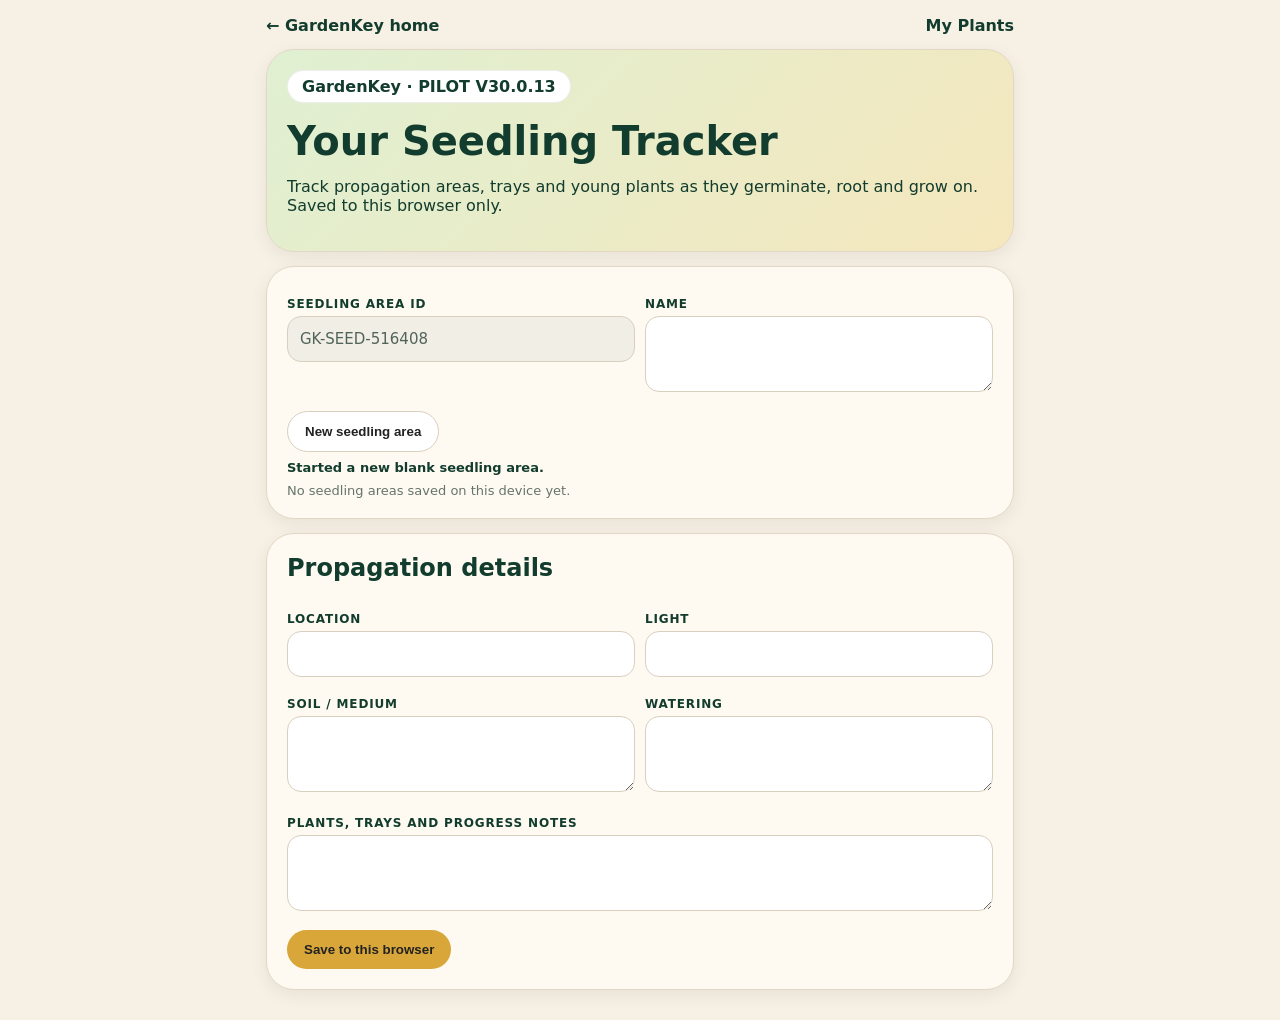
<file: seedling.html>
<!doctype html><html lang="en"><head><meta charset="utf-8"><meta name="viewport" content="width=device-width,initial-scale=1"><title>GardenKey Seedling Tracker</title><style>
*{box-sizing:border-box}body{margin:0;font-family:system-ui,-apple-system,Segoe UI,Roboto,Arial,sans-serif;background:#f7f1e5;color:#123c2d}.wrap{max-width:780px;margin:auto;padding:16px}.top{display:flex;justify-content:space-between;margin-bottom:10px}.top a{font-weight:900;color:#123c2d;text-decoration:none}.hero,.card{background:#fffaf1;border:1px solid #e2d7c4;border-radius:28px;padding:20px;margin:14px 0;box-shadow:0 5px 18px #0001}.hero{background:linear-gradient(135deg,#dff0d2,#f5e7bd)}h1{font-size:40px;line-height:1;margin:10px 0}h2{margin-top:0}.row2{display:grid;grid-template-columns:1fr 1fr;gap:10px}@media(max-width:560px){.row2{grid-template-columns:1fr}}.field{margin:10px 0}label{display:block;font-weight:900;text-transform:uppercase;letter-spacing:.07em;font-size:12px;margin-bottom:5px}input,textarea,select{width:100%;font:inherit;font-size:15px;padding:12px;border-radius:14px;border:1px solid #d8cfbe;background:white;min-height:46px}textarea{min-height:76px;resize:vertical}.readonly{background:#f1eee6;color:#52635a}.btn{display:inline-block;background:#d9a63a;color:#222;border:0;border-radius:999px;padding:12px 17px;text-decoration:none;font-weight:900;margin:5px 4px 0 0;cursor:pointer}.btn.secondary{background:white;border:1px solid #d8cfbe}.status{font-size:13px;font-weight:800;margin:8px 0}.status.ok{color:#2f7a4f}.status.err{color:#b0432e}.saved{display:flex;flex-direction:column;gap:6px;margin-top:8px}.saved a{display:block;background:white;border:1px solid #e0d6c2;border-radius:14px;padding:10px 14px;text-decoration:none;color:inherit}.pill{background:white;border:1px solid #0001;font-weight:900;padding:6px 14px;border-radius:999px;display:inline-block;margin-bottom:8px}.small{font-size:13px;color:#65746a}</style><script src="version.js"></script></head><body><div class="wrap">
<div class="top"><a href="index.html">← GardenKey home</a><a href="myplants.html">My Plants</a></div>
<section class="hero"><span class="pill">GardenKey · PILOT <span data-gk-version></span></span><h1>Your Seedling Tracker</h1><p>Track propagation areas, trays and young plants as they germinate, root and grow on. Saved to this browser only.</p></section>
<section class="card"><div class="row2"><div class="field"><label>Seedling area ID</label><input id="seedId" class="readonly" readonly></div><div class="field"><label>Name</label><textarea id="seedName" rows="2"></textarea></div></div><button class="btn secondary" onclick="newSeedling()">New seedling area</button><div id="loadStatus" class="status"></div><div id="savedList" class="saved"></div></section>
<section class="card"><h2>Propagation details</h2><div class="row2"><div class="field"><label>Location</label><input id="location"></div><div class="field"><label>Light</label><input id="light"></div></div><div class="row2"><div class="field"><label>Soil / medium</label><textarea id="soil"></textarea></div><div class="field"><label>Watering</label><textarea id="water"></textarea></div></div><div class="field"><label>Plants, trays and progress notes</label><textarea id="notes"></textarea></div><button class="btn" onclick="saveSeedling()">Save to this browser</button></section>
</div><script>
const key=id=>'gk_seedling_'+id, indexKey='gk_seedling_index'; const val=id=>document.getElementById(id).value, setVal=(id,v)=>document.getElementById(id).value=v||'';
function getIndex(){try{return JSON.parse(localStorage.getItem(indexKey))||[]}catch(e){return[]}}
function renderSaved(){const a=getIndex();savedList.innerHTML=a.length?'<span class="small">Saved on this device:</span>'+a.map(x=>`<a href="?id=${encodeURIComponent(x.id)}">${x.name||x.id}</a>`).join(''):'<span class="small">No seedling areas saved on this device yet.</span>'}
function addIndex(id,name){let a=getIndex(),x=a.find(v=>v.id===id);if(x)x.name=name;else a.push({id,name});localStorage.setItem(indexKey,JSON.stringify(a));renderSaved()}
function collect(){return{id:val('seedId'),name:val('seedName'),location:val('location'),light:val('light'),soil:val('soil'),water:val('water'),notes:val('notes')}}
function fill(r){setVal('seedId',r.id);setVal('seedName',r.name);setVal('location',r.location);setVal('light',r.light);setVal('soil',r.soil);setVal('water',r.water);setVal('notes',r.notes)}
function saveSeedling(){const r=collect();if(!r.id||!r.name){alert('Give this seedling area a name first.');return}localStorage.setItem(key(r.id),JSON.stringify(r));addIndex(r.id,r.name);loadStatus.textContent='Currently loaded: '+r.name+' (saved)';loadStatus.className='status ok'}
function newSeedling(){fill({id:'GK-SEED-'+Date.now().toString().slice(-6),name:'',location:'',light:'',soil:'',water:'',notes:''});loadStatus.textContent='Started a new blank seedling area.';loadStatus.className='status'}
function loadSeedling(id){try{const r=JSON.parse(localStorage.getItem(key(id))||'null');if(r){fill(r);loadStatus.textContent='Currently loaded: '+r.name;loadStatus.className='status ok'}else{fill({id,name:'',location:'',light:'',soil:'',water:'',notes:''})}}catch(e){loadStatus.textContent='Could not load that seedling area.';loadStatus.className='status err'}}
async function importDraft(draftId){try{const res=await fetch(gkCache('personal-drafts.json'),{cache:'no-store'});if(!res.ok)throw Error('Draft file unavailable');const d=(await res.json())[draftId];if(!d)throw Error('Draft not found');const id=d.collectionId||d.recordId||('GK-SEED-'+Date.now().toString().slice(-6));let r;try{r=JSON.parse(localStorage.getItem(key(id))||'null')}catch(e){}r=r||{id,name:'',location:'',light:'',soil:'',water:'',notes:''};Object.assign(r,{id,name:d.nickname||d.libraryName||'Propagation Area',location:d.location||r.location||'',light:d.light||r.light||'',soil:d.soil||r.soil||'',water:d.water||r.water||'',notes:d.notes||r.notes||'',sourceDraftId:draftId,testerId:d.testerId||'',testerName:d.testerName||''});localStorage.setItem(key(id),JSON.stringify(r));addIndex(id,r.name);fill(r);loadStatus.textContent='Welcome '+(d.testerName||'')+' — '+r.name+' is ready and saved on this device.';loadStatus.className='status ok';history.replaceState(null,'','seedling.html?id='+encodeURIComponent(id)+'&v='+GK_RELEASE.cache)}catch(e){loadStatus.textContent='Could not import propagation draft. '+e.message;loadStatus.className='status err'}}
const params=new URLSearchParams(location.search);if(params.get('draft'))importDraft(params.get('draft'));else if(params.get('id'))loadSeedling(params.get('id'));else newSeedling();renderSaved();
</script></body></html>
</file>
